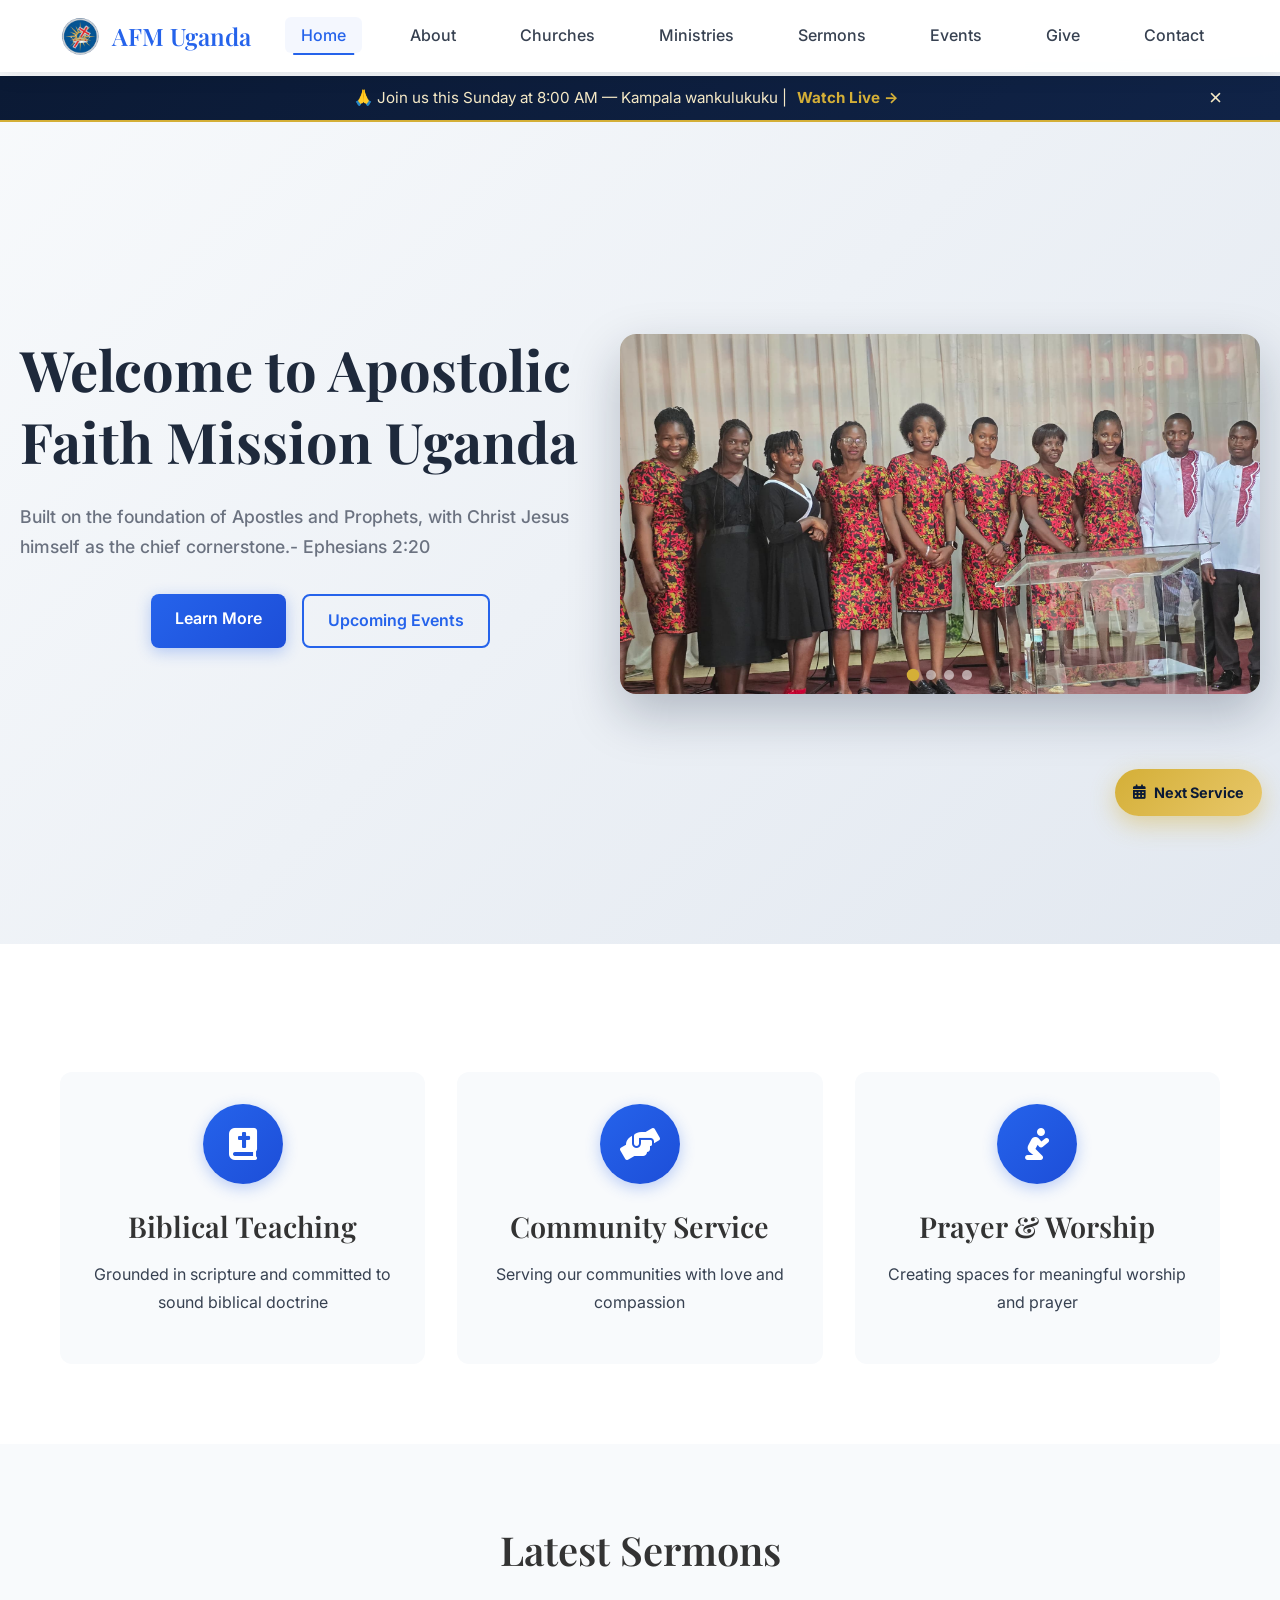
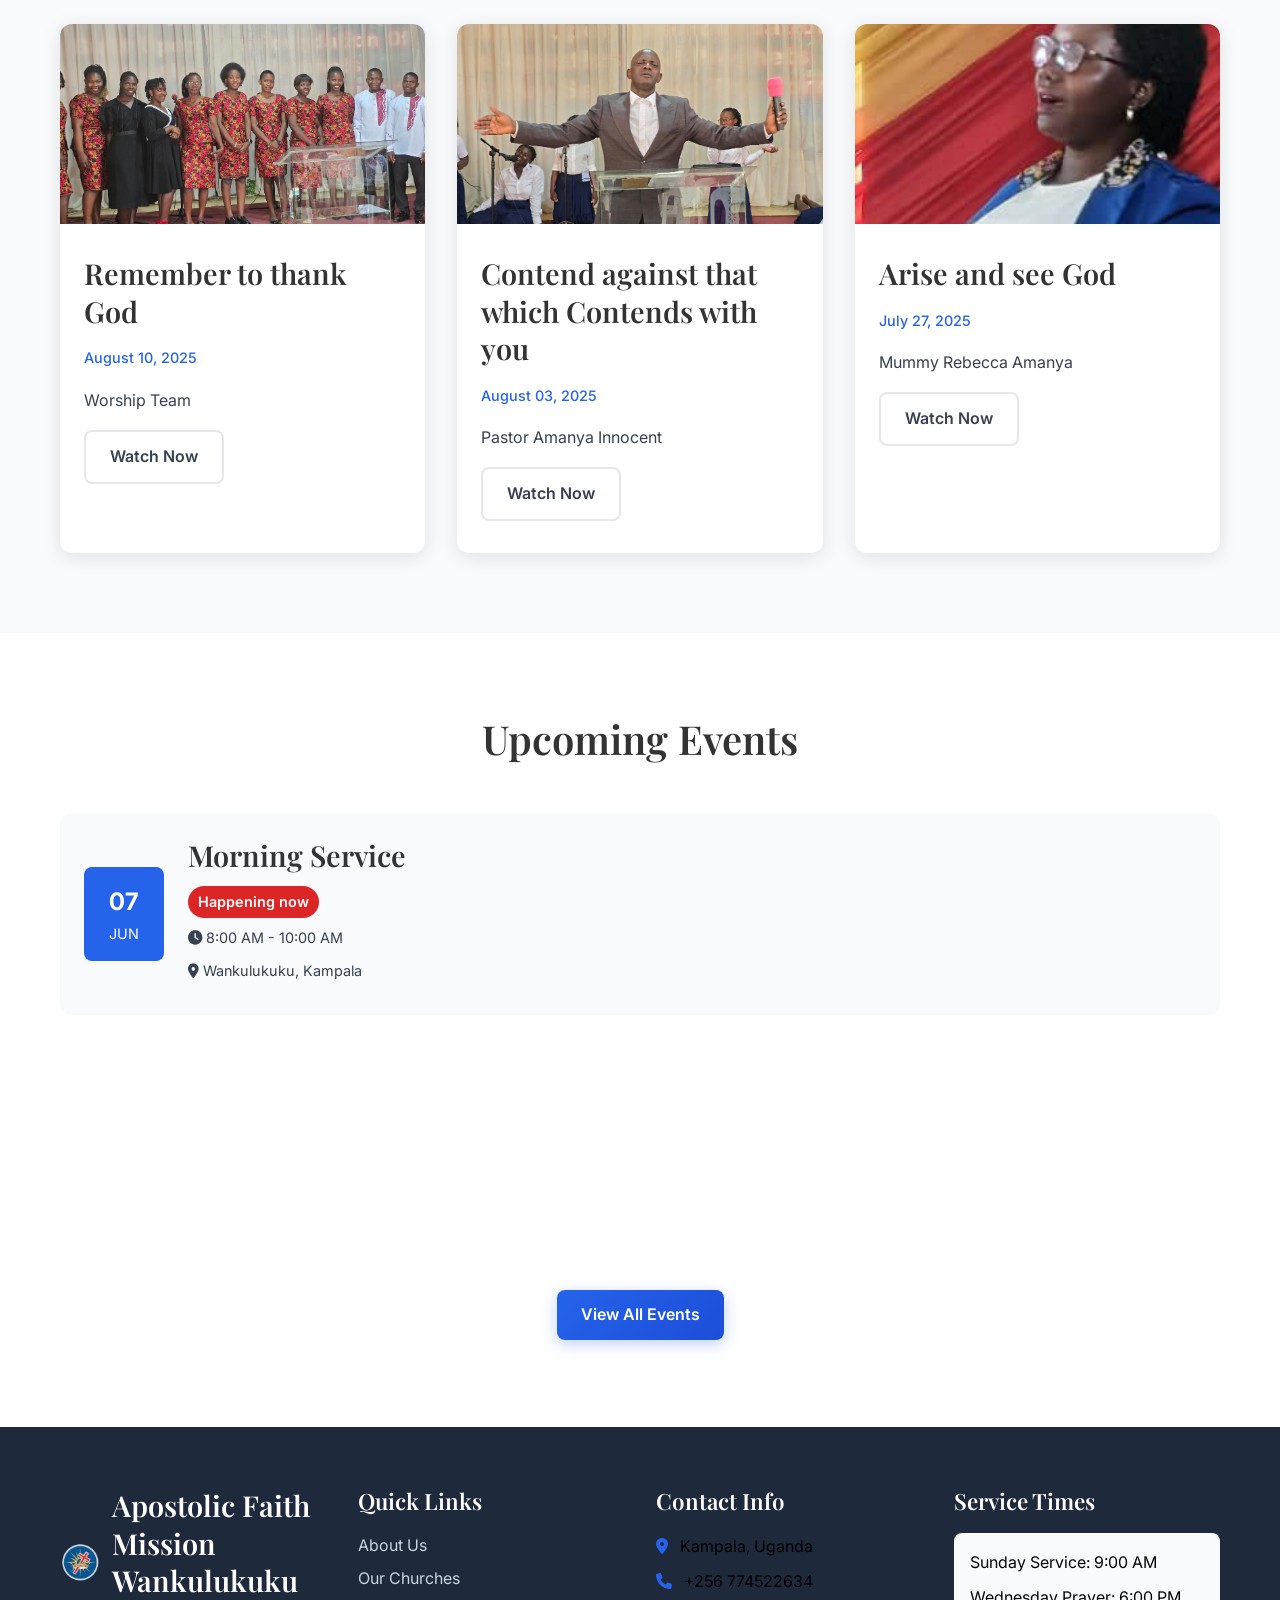
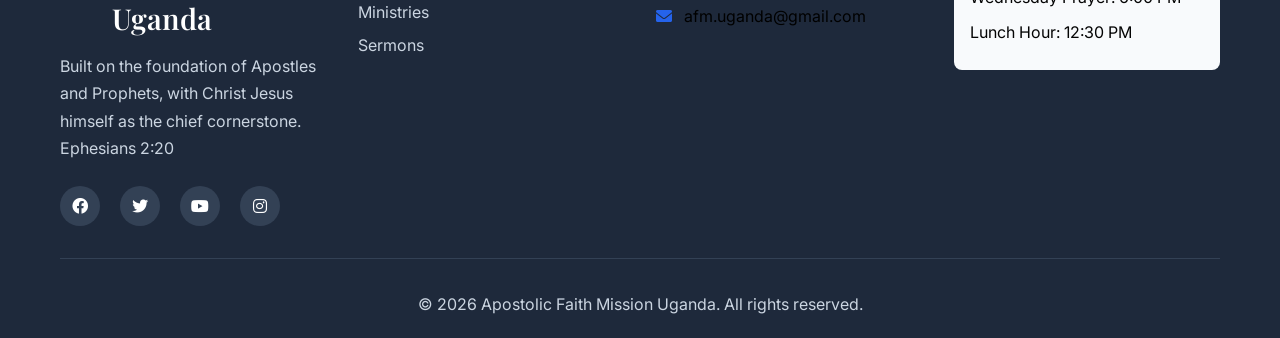
<file: index.html>
<!doctype html>
<html lang="en">
  <head>
    <meta charset="UTF-8" />
    <meta name="viewport" content="width=device-width, initial-scale=1.0" />
    <title>Apostolic Faith Mission Wankulukuku - Home</title>
    <link
      rel="apple-touch-icon"
      sizes="180x180"
      href="images/favicon_io/apple-touch-icon.png"
    />
    <link
      rel="icon"
      type="image/png"
      sizes="32x32"
      href="images/favicon_io/favicon-32x32.png"
    />
    <link
      rel="icon"
      type="image/png"
      sizes="16x16"
      href="images/favicon_io/favicon-16x16.png"
    />
    <link rel="manifest" href="images/favicon_io/site.webmanifest" />

    <link rel="stylesheet" href="css/style.css" />
    <link
      href="https://fonts.googleapis.com/css2?family=Inter:wght@300;400;500;600;700&family=Playfair+Display:wght@400;500;600;700&display=swap"
      rel="stylesheet"
    />
    <link
      rel="stylesheet"
      href="https://cdnjs.cloudflare.com/ajax/libs/font-awesome/6.0.0/css/all.min.css"
    />
  </head>
  <body>
    <!-- Navigation -->
    <nav class="navbar">
      <div class="nav-container">
        <a href="index.html" class="nav-logo">
          <img src="images/afm-logo.png" alt="AFM Uganda Logo" />
          <span>AFM Uganda</span>
        </a>
        <ul class="nav-menu">
          <li><a href="index.html" class="active">Home</a></li>
          <li><a href="about.html">About</a></li>
          <li><a href="churches.html">Churches</a></li>
          <li><a href="ministries.html">Ministries</a></li>
          <li><a href="sermons.html">Sermons</a></li>
          <li><a href="events.html">Events</a></li>
          <li><a href="give.html">Give</a></li>
          <li><a href="contact.html">Contact</a></li>
        </ul>
        <div class="hamburger">
          <span></span>
          <span></span>
          <span></span>
        </div>
      </div>
    </nav>

    <!-- Announcement Banner -->
    <div class="announcement-bar" id="announcementBar" hidden>
      <div class="announcement-inner">
        <span class="announcement-text">
          🙏 Join us this Sunday at 8:00 AM — Kampala wankulukuku |
          <a href="sermons.html#live">Watch Live →</a>
        </span>
        <button
          type="button"
          class="announcement-close"
          id="announcementClose"
          aria-label="Dismiss announcement"
        >
          &times;
        </button>
      </div>
    </div>

    <!-- Hero Section -->
    <section class="hero">
      <div class="hero-content">
        <h1>Welcome to Apostolic Faith Mission Uganda</h1>
        <p>
          Built on the foundation of Apostles and Prophets, with Christ Jesus
          himself as the chief cornerstone.- Ephesians 2:20
        </p>
        <div class="hero-buttons">
          <a href="about.html" class="btn btn-primary">Learn More</a>
          <a href="events.html" class="btn btn-secondary">Upcoming Events</a>
        </div>
      </div>
      <div class="hero-image">
        <div class="hero-slider" id="heroSlider">
          <div class="hero-slides">
            <img src="images/afm-worship team.jpg" alt="Church Worship Team" class="hero-slide active" />
            <img src="images/afm-logo.png" alt="Congregation Worshipping" class="hero-slide" />
            <img src="images/pramnay.jpg" alt="Prayer Service" class="hero-slide" />
            <img src="images/rebecca.jpg" alt="Youth Ministry" class="hero-slide" />
          </div>
          <div class="hero-slider-dots" id="heroSliderDots"></div>
        </div>
      </div>
    </section>

    <!-- Features Section -->
    <section class="features">
      <div class="container">
        <div class="features-grid">
          <div class="feature-card">
            <div class="feature-icon">
              <i class="fas fa-bible"></i>
            </div>
            <h3>Biblical Teaching</h3>
            <p>
              Grounded in scripture and committed to sound biblical doctrine
            </p>
          </div>
          <div class="feature-card">
            <div class="feature-icon">
              <i class="fas fa-hands-helping"></i>
            </div>
            <h3>Community Service</h3>
            <p>Serving our communities with love and compassion</p>
          </div>
          <div class="feature-card">
            <div class="feature-icon">
              <i class="fas fa-pray"></i>
            </div>
            <h3>Prayer & Worship</h3>
            <p>Creating spaces for meaningful worship and prayer</p>
          </div>
        </div>
      </div>
    </section>

    <!-- Latest Sermons -->
    <section class="latest-sermons">
      <div class="container">
        <h2>Latest Sermons</h2>
        <div class="sermons-grid">
          <div class="sermon-card">
            <img src="images/afm-worship team.jpg" alt="Sermon" />
            <div class="sermon-content">
              <h3>Remember to thank God</h3>
              <p class="sermon-date">August 10, 2025</p>
              <p>Worship Team</p>
              <a href="sermons.html" class="btn btn-outline">Watch Now</a>
            </div>
          </div>
          <div class="sermon-card">
            <img src="images/pramnay.jpg" alt="Sermon" />
            <div class="sermon-content">
              <h3>Contend against that which Contends with you</h3>
              <p class="sermon-date">August 03, 2025</p>
              <p>Pastor Amanya Innocent</p>
              <a href="sermons.html" class="btn btn-outline">Watch Now</a>
            </div>
          </div>
          <div class="sermon-card">
            <img src="images/rebecca.jpg" alt="Sermon" />
            <div class="sermon-content">
              <h3>Arise and see God</h3>
              <p class="sermon-date">July 27, 2025</p>
              <p>Mummy Rebecca Amanya</p>
              <a href="sermons.html" class="btn btn-outline">Watch Now</a>
            </div>
          </div>
        </div>
      </div>
    </section>

    <!-- Upcoming Events -->
    <section class="upcoming-events">
      <div class="container">
        <h2>Upcoming Events</h2>
        <div class="events-grid">
          <div class="event-card" data-date="2026-06-07T08:00:00+03:00">
            <div class="event-date">
              <span class="day">07</span>
              <span class="month">Jun</span>
            </div>
            <div class="event-content">
              <h3>Morning Service</h3>
              <p class="event-countdown" data-countdown></p>
              <p><i class="fas fa-clock"></i> 8:00 AM - 10:00 AM</p>
              <p><i class="fas fa-map-marker-alt"></i> Wankulukuku, Kampala</p>
            </div>
          </div>
          <div class="event-card" data-date="2026-06-07T10:00:00+03:00">
            <div class="event-date">
              <span class="day">07</span>
              <span class="month">Jun</span>
            </div>
            <div class="event-content">
              <h3>Main Service</h3>
              <p class="event-countdown" data-countdown></p>
              <p><i class="fas fa-clock"></i> 10:00 AM - 01:30 PM</p>
              <p><i class="fas fa-map-marker-alt"></i> Wankulukuku, Kampala</p>
            </div>
          </div>
        </div>
        <div class="text-center">
          <a href="events.html" class="btn btn-primary">View All Events</a>
        </div>
      </div>
    </section>

    <!-- Footer -->
    <footer class="footer">
      <div class="container">
        <div class="footer-content">
          <div class="footer-section">
            <div class="footer-logo">
              <img src="images/afm-logo.png" alt="AFM Uganda Logo" />
              <h3>Apostolic Faith Mission Wankulukuku Uganda</h3>
            </div>
            <p class="footer-p">
              Built on the foundation of Apostles and Prophets, with Christ
              Jesus himself as the chief cornerstone.<br />
              Ephesians 2:20
            </p>
            <div class="social-links">
              <a
                href="https://www.facebook.com/share/18gsmJHGoh/?mibextid=wwXIfr"
                target="_blank"
                rel="noopener noreferrer"
                ><i class="fab fa-facebook"></i
              ></a>
              <a href="#"><i class="fab fa-twitter"></i></a>
              <a href="#"><i class="fab fa-youtube"></i></a>
              <a href="#"><i class="fab fa-instagram"></i></a>
            </div>
          </div>
          <div class="footer-section">
            <h4>Quick Links</h4>
            <ul>
              <li><a href="about.html">About Us</a></li>
              <li><a href="churches.html">Our Churches</a></li>
              <li><a href="ministries.html">Ministries</a></li>
              <li><a href="sermons.html">Sermons</a></li>
            </ul>
          </div>
          <div class="footer-section">
            <h4>Contact Info</h4>
            <div class="contact-info">
              <p><i class="fas fa-map-marker-alt"></i> Kampala, Uganda</p>
              <p><i class="fas fa-phone"></i> +256 774522634</p>

              <p><i class="fas fa-envelope"></i> afm.uganda@gmail.com</p>
              
            </div>
          </div>
          <div class="footer-section">
            <h4>Service Times</h4>
            <div class="service-times">
              <p>Sunday Service: 9:00 AM</p>
              <p>Wednesday Prayer: 6:00 PM</p>
              <p>Lunch Hour: 12:30 PM</p>
            </div>
          </div>
        </div>
        <div class="footer-bottom">
          <p>
            &copy; <span id="year"></span> Apostolic Faith Mission Uganda. All
            rights reserved.
          </p>
        </div>
      </div>
    </footer>

    <script>
      document.getElementById("year").textContent = new Date().getFullYear();
    </script>
    <script src="js/script.js"></script>
  </body>
</html>
</file>
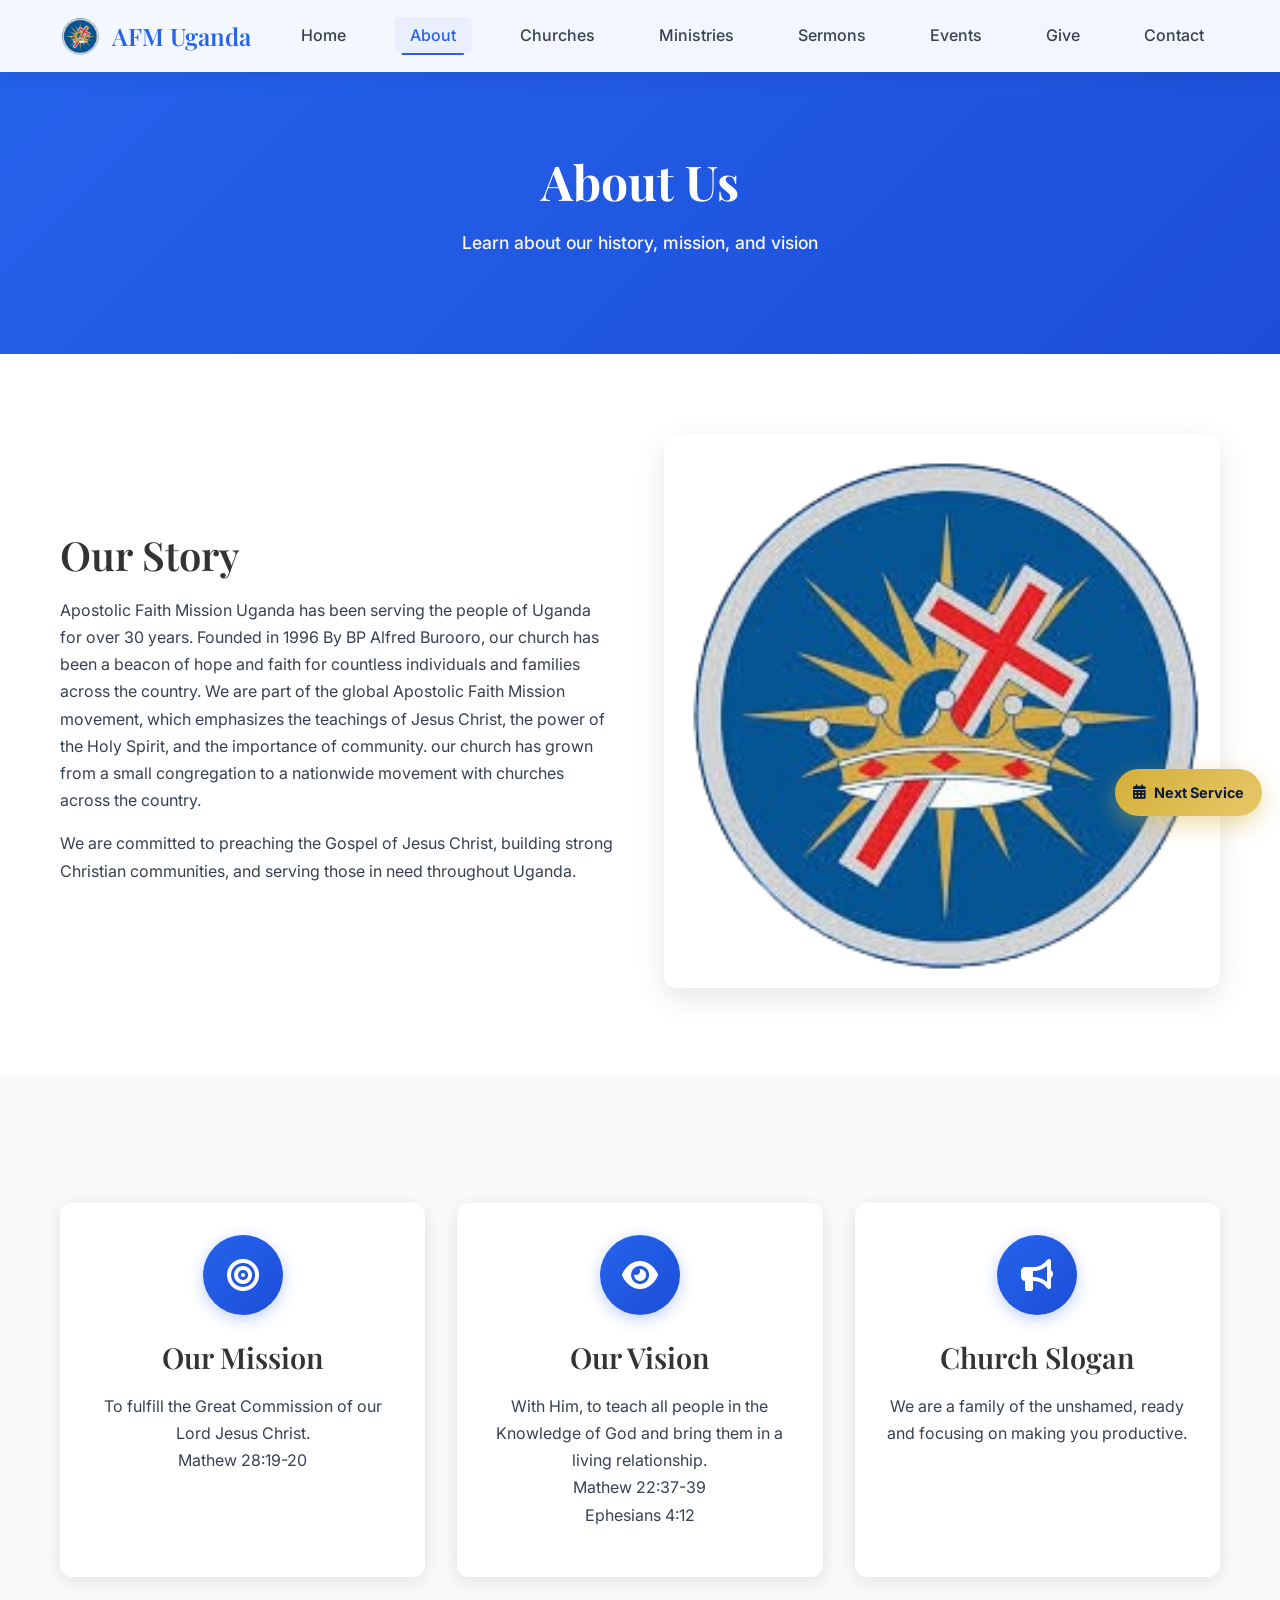
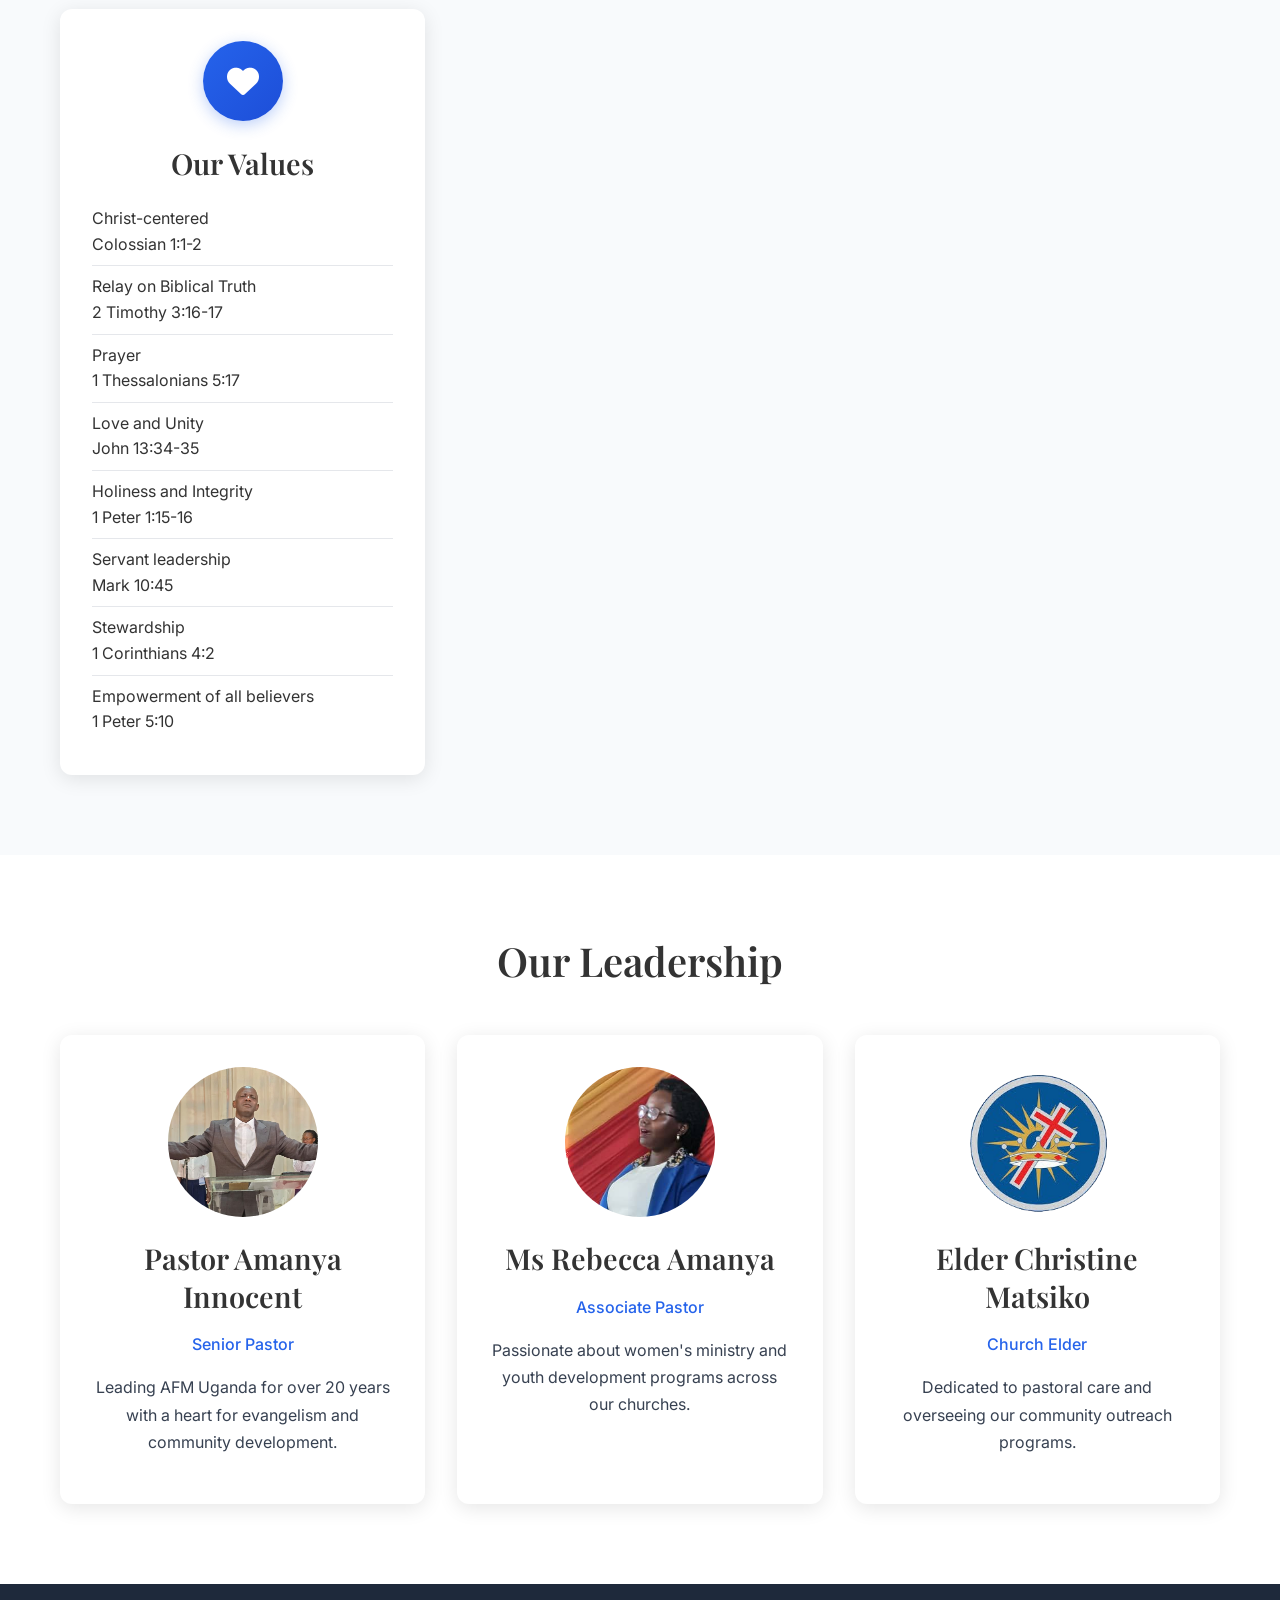
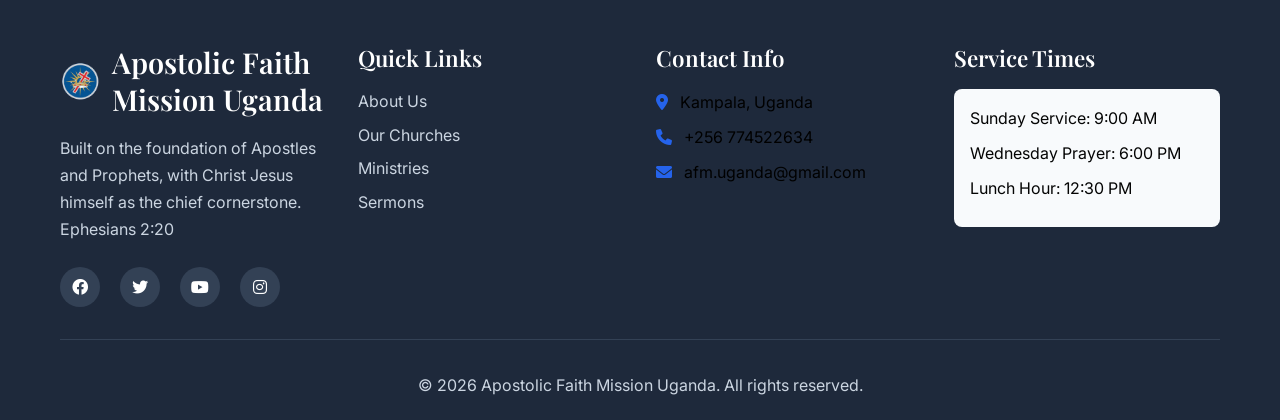
<file: about.html>
<!doctype html>
<html lang="en">
  <head>
    <meta charset="UTF-8" />
    <meta name="viewport" content="width=device-width, initial-scale=1.0" />
    <title>About Us - Apostolic Faith Mission Uganda</title>
    <link
      rel="apple-touch-icon"
      sizes="180x180"
      href="images/favicon_io/apple-touch-icon.png"
    />
    <link
      rel="icon"
      type="image/png"
      sizes="32x32"
      href="images/favicon_io/favicon-32x32.png"
    />
    <link
      rel="icon"
      type="image/png"
      sizes="16x16"
      href="images/favicon_io/favicon-16x16.png"
    />
    <link rel="manifest" href="images/favicon_io/site.webmanifest" />

    <link rel="stylesheet" href="css/style.css" />
    <link
      href="https://fonts.googleapis.com/css2?family=Inter:wght@300;400;500;600;700&family=Playfair+Display:wght@400;500;600;700&display=swap"
      rel="stylesheet"
    />
    <link
      rel="stylesheet"
      href="https://cdnjs.cloudflare.com/ajax/libs/font-awesome/6.0.0/css/all.min.css"
    />
  </head>
  <body>
    <!-- Navigation -->
    <nav class="navbar">
      <div class="nav-container">
        <a href="index.html" class="nav-logo">
          <img src="images/afm-logo.png" alt="AFM Uganda Logo" />
          <span>AFM Uganda</span>
        </a>
        <ul class="nav-menu">
          <li><a href="index.html">Home</a></li>
          <li><a href="about.html" class="active">About</a></li>
          <li><a href="churches.html">Churches</a></li>
          <li><a href="ministries.html">Ministries</a></li>
          <li><a href="sermons.html">Sermons</a></li>
          <li><a href="events.html">Events</a></li>
          <li><a href="give.html">Give</a></li>
          <li><a href="contact.html">Contact</a></li>
        </ul>
        <div class="hamburger">
          <span></span>
          <span></span>
          <span></span>
        </div>
      </div>
    </nav>

    <!-- Page Header -->
    <section class="page-header ">
      <div class="container">
        <h1>About Us</h1>
        <p>Learn about our history, mission, and vision</p>
      </div>
    </section>

    <!-- About Content -->
    <section class="about-content">
      <div class="container">
        <div class="about-grid">
          <div class="about-text">
            <h2>Our Story</h2>
            <p>
              Apostolic Faith Mission Uganda has been serving the people of
              Uganda for over 30 years. Founded in 1996 By BP Alfred Burooro,
              our church has been a beacon of hope and faith for countless
              individuals and families across the country. We are part of the
              global Apostolic Faith Mission movement, which emphasizes the
              teachings of Jesus Christ, the power of the Holy Spirit, and the
              importance of community. our church has grown from a small
              congregation to a nationwide movement with churches across the
              country.
            </p>
            <p>
              We are committed to preaching the Gospel of Jesus Christ, building
              strong Christian communities, and serving those in need throughout
              Uganda.
            </p>
          </div>
          <div class="about-image">
            <img src="images/afm-logo.png" alt="Church Building" />
          </div>
        </div>
      </div>
    </section>

    <!-- Mission Vision Values -->
    <section class="mission-vision">
      <div class="container">
        <div class="mvv-grid">
          <div class="mvv-card">
            <div class="mvv-icon">
              <i class="fas fa-bullseye"></i>
            </div>
            <h3>Our Mission</h3>
            <p>
              To fulfill the Great Commission of our Lord Jesus Christ. <br />
              Mathew 28:19-20
            </p>
          </div>
          <div class="mvv-card">
            <div class="mvv-icon">
              <i class="fas fa-eye"></i>
            </div>
            <h3>Our Vision</h3>
            <p>
              With Him, to teach all people in the Knowledge of God and bring
              them in a living relationship.<br />
              Mathew 22:37-39<br />
              Ephesians 4:12
            </p>
          </div>
          <div class="mvv-card">
            <div class="mvv-icon">
              <i class="fas fa-bullhorn"></i>
            </div>
            <h3>Church Slogan</h3>
            <p>
              We are a family of the unshamed, ready and focusing on making you
              productive.
            </p>
          </div>
          <div class="mvv-card">
            <div class="mvv-icon">
              <i class="fas fa-heart"></i>
            </div>
            <h3>Our Values</h3>
            <ul>
              <li>Christ-centered<br />Colossian 1:1-2</li>
              <li>
                Relay on Biblical Truth <br />
                2 Timothy 3:16-17
              </li>
              <li>Prayer <br />1 Thessalonians 5:17</li>
              <li>Love and Unity <br />John 13:34-35</li>
              <li>Holiness and Integrity <br />1 Peter 1:15-16</li>
              <li>Servant leadership <br />Mark 10:45</li>
              <li>Stewardship<br />1 Corinthians 4:2</li>
              <li>Empowerment of all believers <br />1 Peter 5:10</li>
            </ul>
          </div>
        </div>
      </div>
    </section>

    <!-- Leadership -->
    <section class="leadership">
      <div class="container">
        <h2>Our Leadership</h2>
        <div class="leadership-grid">
          <div class="leader-card">
            <img src="images/pramnay.jpg" alt="Senior Pastor" />
            <h3>Pastor Amanya Innocent</h3>
            <p class="title">Senior Pastor</p>
            <p>
              Leading AFM Uganda for over 20 years with a heart for evangelism
              and community development.
            </p>
          </div>
          <div class="leader-card">
            <img src="images/rebecca.jpg" alt="Associate Pastor" />
            <h3>Ms Rebecca Amanya</h3>
            <p class="title">Associate Pastor</p>
            <p>
              Passionate about women's ministry and youth development programs
              across our churches.
            </p>
          </div>
          <div class="leader-card">
            <img src="images/afm-logo.png" alt="Elder" />
            <h3>Elder Christine Matsiko</h3>
            <p class="title">Church Elder</p>
            <p>
              Dedicated to pastoral care and overseeing our community outreach
              programs.
            </p>
          </div>
        </div>
      </div>
    </section>

    <!-- Footer -->
    <footer class="footer">
      <div class="container">
        <div class="footer-content">
          <div class="footer-section">
            <div class="footer-logo">
              <img src="images/afm-logo.png" alt="AFM Uganda Logo" />
              <h3>Apostolic Faith Mission Uganda</h3>
            </div>
            <p class="footer-p">
              Built on the foundation of Apostles and Prophets, with Christ
              Jesus himself as the chief cornerstone. <br />
              Ephesians 2:20
            </p>
            <div class="social-links">
              <a
                href="https://www.facebook.com/share/18gsmJHGoh/?mibextid=wwXIfr"
                target="_blank"
                rel="noopener noreferrer"
                ><i class="fab fa-facebook"></i
              ></a>
              <a href="#"><i class="fab fa-twitter"></i></a>
              <a href="#"><i class="fab fa-youtube"></i></a>
              <a href="#"><i class="fab fa-instagram"></i></a>
            </div>
          </div>
          <div class="footer-section">
            <h4>Quick Links</h4>
            <ul>
              <li><a href="about.html">About Us</a></li>
              <li><a href="churches.html">Our Churches</a></li>
              <li><a href="ministries.html">Ministries</a></li>
              <li><a href="sermons.html">Sermons</a></li>
            </ul>
          </div>
          <div class="footer-section">
            <h4>Contact Info</h4>
            <div class="contact-info">
              <p><i class="fas fa-map-marker-alt"></i> Kampala, Uganda</p>
              <p><i class="fas fa-phone"></i> +256 774522634</p>
              <p><i class="fas fa-envelope"></i> afm.uganda@gmail.com</p>
            </div>
          </div>
          <div class="footer-section">
            <h4>Service Times</h4>
            <div class="service-times">
              <p>Sunday Service: 9:00 AM</p>
              <p>Wednesday Prayer: 6:00 PM</p>
              <p>Lunch Hour: 12:30 PM</p>
            </div>
          </div>
        </div>
        <div class="footer-bottom">
          <p>
            &copy; <span id="year"></span> Apostolic Faith Mission Uganda. All
            rights reserved.
          </p>
        </div>
      </div>
    </footer>

    <script>
      document.getElementById("year").textContent = new Date().getFullYear();
    </script>
    <script src="js/script.js"></script>
  </body>
</html>
</file>
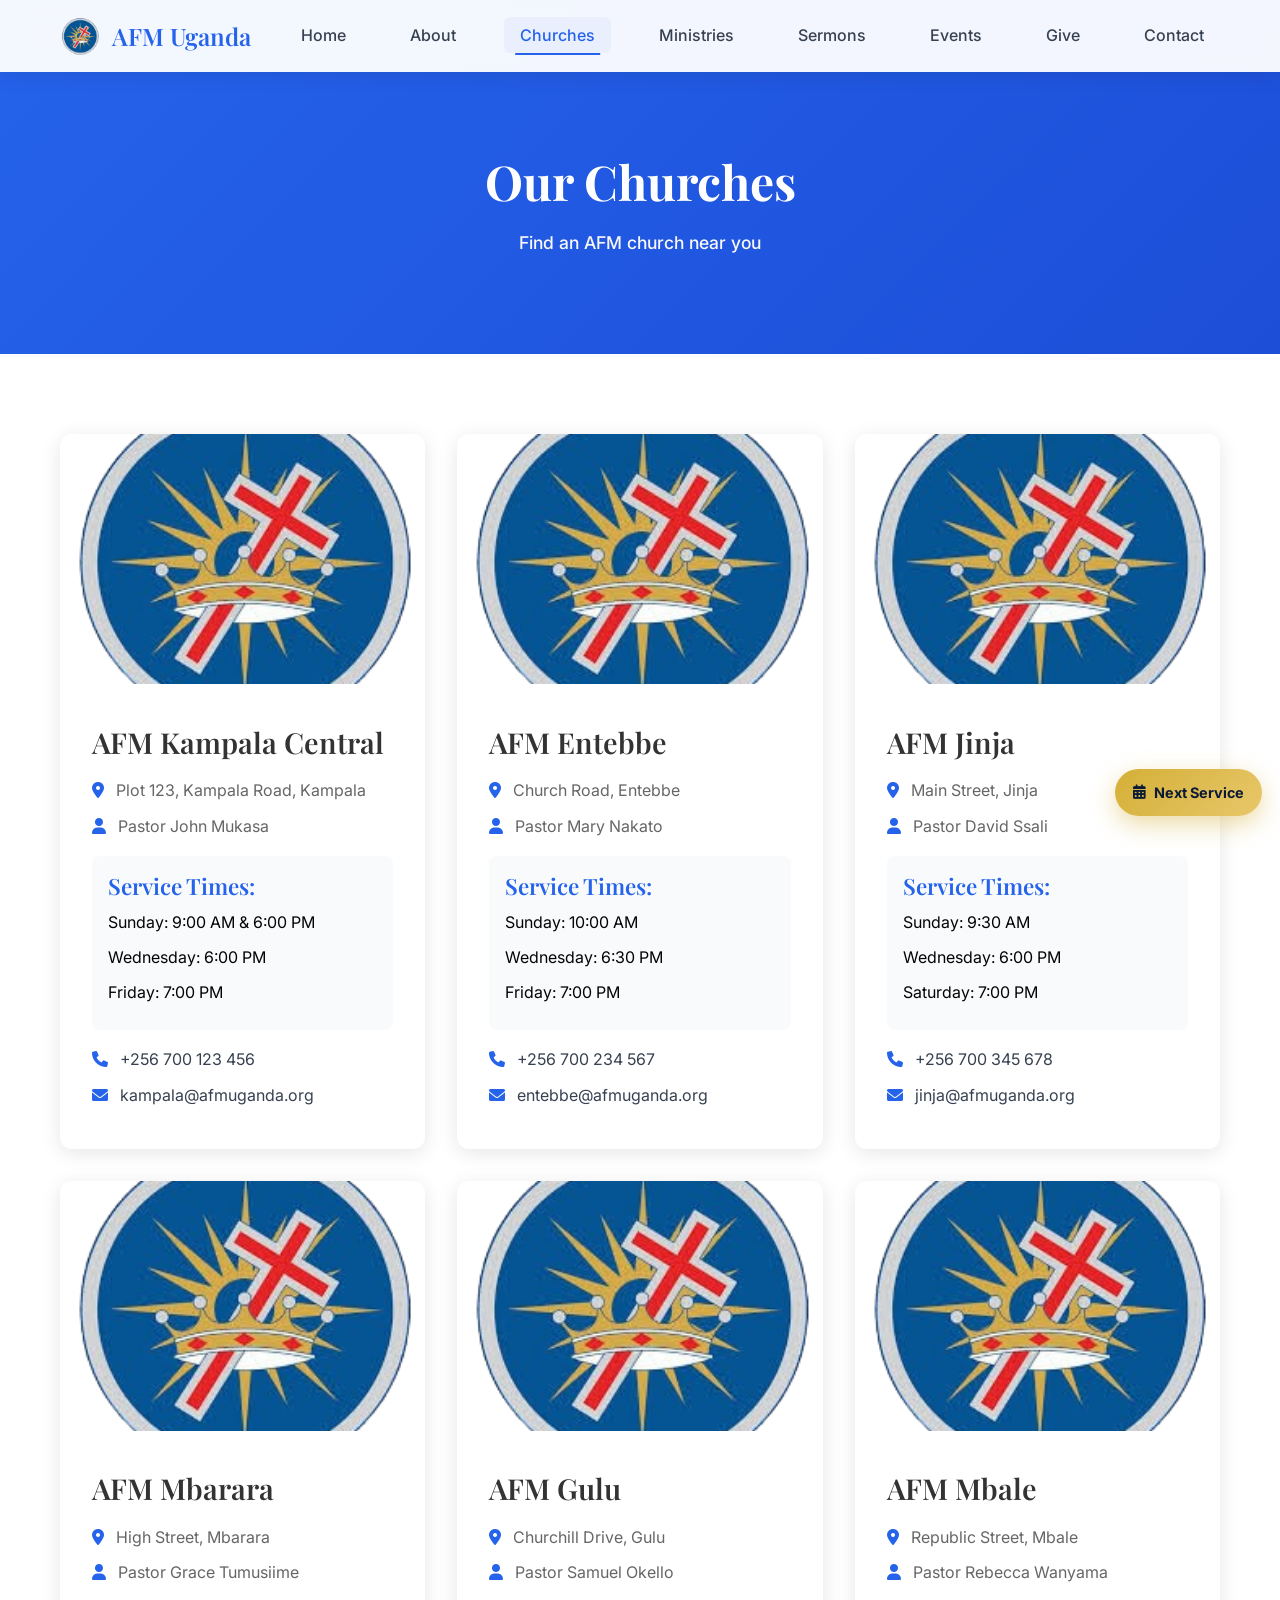
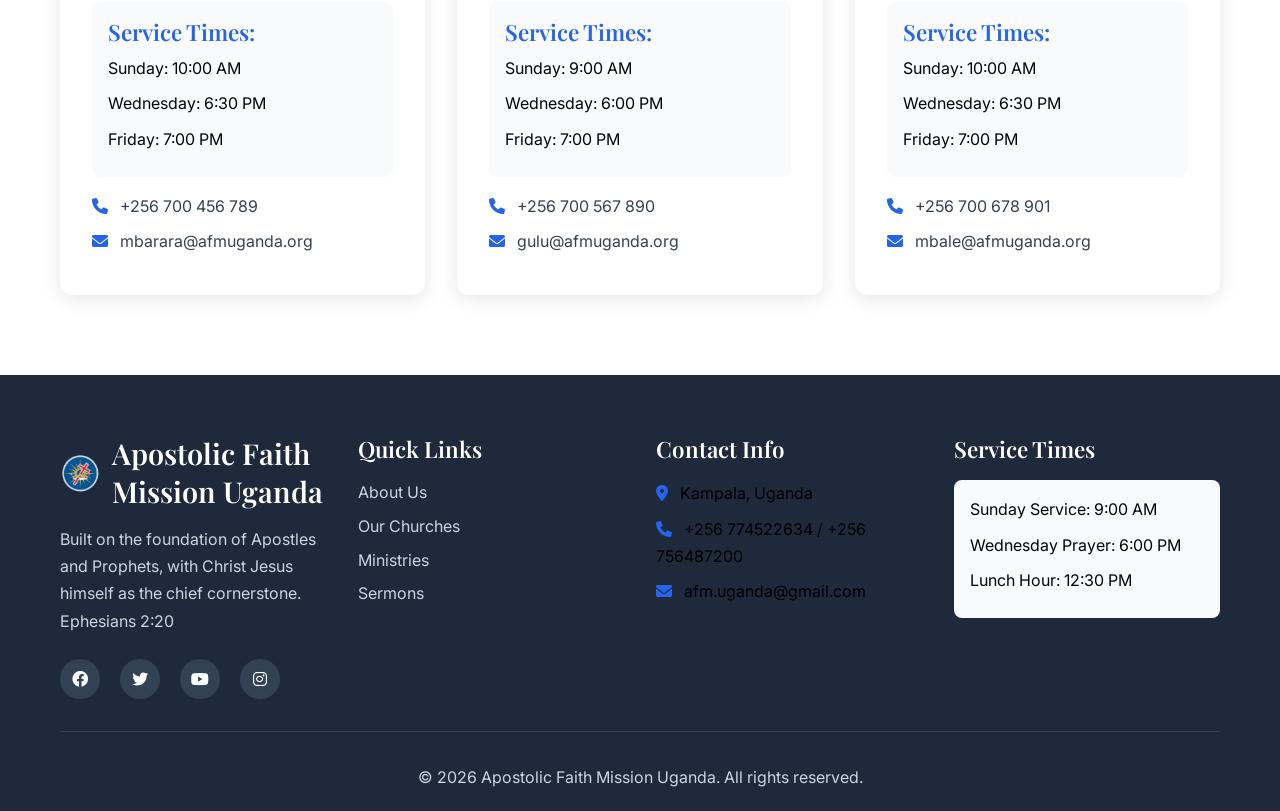
<file: churches.html>
<!doctype html>
<html lang="en">
  <head>
    <meta charset="UTF-8" />
    <meta name="viewport" content="width=device-width, initial-scale=1.0" />
    <title>Our Churches - Apostolic Faith Mission Uganda</title>
    <link
      rel="apple-touch-icon"
      sizes="180x180"
      href="images/favicon_io/apple-touch-icon.png"
    />
    <link
      rel="icon"
      type="image/png"
      sizes="32x32"
      href="images/favicon_io/favicon-32x32.png"
    />
    <link
      rel="icon"
      type="image/png"
      sizes="16x16"
      href="images/favicon_io/favicon-16x16.png"
    />
    <link rel="manifest" href="images/favicon_io/site.webmanifest" />

    <link rel="stylesheet" href="css/style.css" />
    <link
      href="https://fonts.googleapis.com/css2?family=Inter:wght@300;400;500;600;700&family=Playfair+Display:wght@400;500;600;700&display=swap"
      rel="stylesheet"
    />
    <link
      rel="stylesheet"
      href="https://cdnjs.cloudflare.com/ajax/libs/font-awesome/6.0.0/css/all.min.css"
    />
  </head>
  <body>
    <!-- Navigation -->
    <nav class="navbar">
      <div class="nav-container">
        <a href="index.html" class="nav-logo">
          <img src="images/afm-logo.png" alt="AFM Uganda Logo" />
          <span>AFM Uganda</span>
        </a>
        <ul class="nav-menu">
          <li><a href="index.html">Home</a></li>
          <li><a href="about.html">About</a></li>
          <li><a href="churches.html" class="active">Churches</a></li>
          <li><a href="ministries.html">Ministries</a></li>
          <li><a href="sermons.html">Sermons</a></li>
          <li><a href="events.html">Events</a></li>
          <li><a href="give.html">Give</a></li>
          <li><a href="contact.html">Contact</a></li>
        </ul>
        <div class="hamburger">
          <span></span>
          <span></span>
          <span></span>
        </div>
      </div>
    </nav>

    <!-- Page Header -->
    <section class="page-header">
      <div class="container">
        <h1>Our Churches</h1>
        <p>Find an AFM church near you</p>
      </div>
    </section>

    <!-- Churches Grid -->
    <section class="churches-section">
      <div class="container">
        <div class="churches-grid">
          <div class="church-card">
            <img src="images/afm-logo.png" alt="AFM Kampala" />
            <div class="church-content">
              <h3>AFM Kampala Central</h3>
              <p class="church-address">
                <i class="fas fa-map-marker-alt"></i> Plot 123, Kampala Road,
                Kampala
              </p>
              <p class="church-pastor">
                <i class="fas fa-user"></i> Pastor John Mukasa
              </p>
              <div class="service-times">
                <h4>Service Times:</h4>
                <p>Sunday: 9:00 AM & 6:00 PM</p>
                <p>Wednesday: 6:00 PM</p>
                <p>Friday: 7:00 PM</p>
              </div>
              <div class="church-contact">
                <p><i class="fas fa-phone"></i> +256 700 123 456</p>
                <p><i class="fas fa-envelope"></i> kampala@afmuganda.org</p>
              </div>
            </div>
          </div>

          <div class="church-card">
            <img src="images/afm-logo.png" alt="AFM Entebbe" />
            <div class="church-content">
              <h3>AFM Entebbe</h3>
              <p class="church-address">
                <i class="fas fa-map-marker-alt"></i> Church Road, Entebbe
              </p>
              <p class="church-pastor">
                <i class="fas fa-user"></i> Pastor Mary Nakato
              </p>
              <div class="service-times">
                <h4>Service Times:</h4>
                <p>Sunday: 10:00 AM</p>
                <p>Wednesday: 6:30 PM</p>
                <p>Friday: 7:00 PM</p>
              </div>
              <div class="church-contact">
                <p><i class="fas fa-phone"></i> +256 700 234 567</p>
                <p><i class="fas fa-envelope"></i> entebbe@afmuganda.org</p>
              </div>
            </div>
          </div>

          <div class="church-card">
            <img src="images/afm-logo.png" alt="AFM Jinja" />
            <div class="church-content">
              <h3>AFM Jinja</h3>
              <p class="church-address">
                <i class="fas fa-map-marker-alt"></i> Main Street, Jinja
              </p>
              <p class="church-pastor">
                <i class="fas fa-user"></i> Pastor David Ssali
              </p>
              <div class="service-times">
                <h4>Service Times:</h4>
                <p>Sunday: 9:30 AM</p>
                <p>Wednesday: 6:00 PM</p>
                <p>Saturday: 7:00 PM</p>
              </div>
              <div class="church-contact">
                <p><i class="fas fa-phone"></i> +256 700 345 678</p>
                <p><i class="fas fa-envelope"></i> jinja@afmuganda.org</p>
              </div>
            </div>
          </div>

          <div class="church-card">
            <img src="images/afm-logo.png" alt="AFM Mbarara" />
            <div class="church-content">
              <h3>AFM Mbarara</h3>
              <p class="church-address">
                <i class="fas fa-map-marker-alt"></i> High Street, Mbarara
              </p>
              <p class="church-pastor">
                <i class="fas fa-user"></i> Pastor Grace Tumusiime
              </p>
              <div class="service-times">
                <h4>Service Times:</h4>
                <p>Sunday: 10:00 AM</p>
                <p>Wednesday: 6:30 PM</p>
                <p>Friday: 7:00 PM</p>
              </div>
              <div class="church-contact">
                <p><i class="fas fa-phone"></i> +256 700 456 789</p>
                <p><i class="fas fa-envelope"></i> mbarara@afmuganda.org</p>
              </div>
            </div>
          </div>

          <div class="church-card">
            <img src="images/afm-logo.png" alt="AFM Gulu" />
            <div class="church-content">
              <h3>AFM Gulu</h3>
              <p class="church-address">
                <i class="fas fa-map-marker-alt"></i> Churchill Drive, Gulu
              </p>
              <p class="church-pastor">
                <i class="fas fa-user"></i> Pastor Samuel Okello
              </p>
              <div class="service-times">
                <h4>Service Times:</h4>
                <p>Sunday: 9:00 AM</p>
                <p>Wednesday: 6:00 PM</p>
                <p>Friday: 7:00 PM</p>
              </div>
              <div class="church-contact">
                <p><i class="fas fa-phone"></i> +256 700 567 890</p>
                <p><i class="fas fa-envelope"></i> gulu@afmuganda.org</p>
              </div>
            </div>
          </div>

          <div class="church-card">
            <img src="images/afm-logo.png" alt="AFM Mbale" />
            <div class="church-content">
              <h3>AFM Mbale</h3>
              <p class="church-address">
                <i class="fas fa-map-marker-alt"></i> Republic Street, Mbale
              </p>
              <p class="church-pastor">
                <i class="fas fa-user"></i> Pastor Rebecca Wanyama
              </p>
              <div class="service-times">
                <h4>Service Times:</h4>
                <p>Sunday: 10:00 AM</p>
                <p>Wednesday: 6:30 PM</p>
                <p>Friday: 7:00 PM</p>
              </div>
              <div class="church-contact">
                <p><i class="fas fa-phone"></i> +256 700 678 901</p>
                <p><i class="fas fa-envelope"></i> mbale@afmuganda.org</p>
              </div>
            </div>
          </div>
        </div>
      </div>
    </section>
    <!-- Footer -->
    <footer class="footer">
      <div class="container">
        <div class="footer-content">
          <div class="footer-section">
            <div class="footer-logo">
              <img src="images/afm-logo.png" alt="AFM Uganda Logo" />
              <h3>Apostolic Faith Mission Uganda</h3>
            </div>
            <p class="footer-p">
              Built on the foundation of Apostles and Prophets, with Christ
              Jesus himself as the chief cornerstone.<br /> Ephesians 2:20
            </p>
            <div class="social-links">
              <a
                href="https://www.facebook.com/share/18gsmJHGoh/?mibextid=wwXIfr"
                target="_blank"
                rel="noopener noreferrer"
                ><i class="fab fa-facebook"></i
              ></a>
              <a href="#"><i class="fab fa-twitter"></i></a>
              <a href="#"><i class="fab fa-youtube"></i></a>
              <a href="#"><i class="fab fa-instagram"></i></a>
            </div>
          </div>
          <div class="footer-section">
            <h4>Quick Links</h4>
            <ul>
              <li><a href="about.html">About Us</a></li>
              <li><a href="churches.html">Our Churches</a></li>
              <li><a href="ministries.html">Ministries</a></li>
              <li><a href="sermons.html">Sermons</a></li>
            </ul>
          </div>
          <div class="footer-section">
            <h4>Contact Info</h4>
            <div class="contact-info">
              <p><i class="fas fa-map-marker-alt"></i> Kampala, Uganda</p>
              <p>
                <i class="fas fa-phone"></i> +256 774522634 / +256 756487200
              </p>
              <p><i class="fas fa-envelope"></i> afm.uganda@gmail.com</p>
            </div>
          </div>
          <div class="footer-section">
            <h4>Service Times</h4>
            <div class="service-times">
              <p>Sunday Service: 9:00 AM</p>
              <p>Wednesday Prayer: 6:00 PM</p>
              <p>Lunch Hour: 12:30 PM</p>
            </div>
          </div>
        </div>
        <div class="footer-bottom">
          <p>
            &copy; <span id="year"></span> Apostolic Faith Mission Uganda. All
            rights reserved.
          </p>
        </div>
      </div>
    </footer>

    <script>
      document.getElementById("year").textContent = new Date().getFullYear();
    </script>
    <script src="js/script.js"></script>
  </body>
</html>
</file>
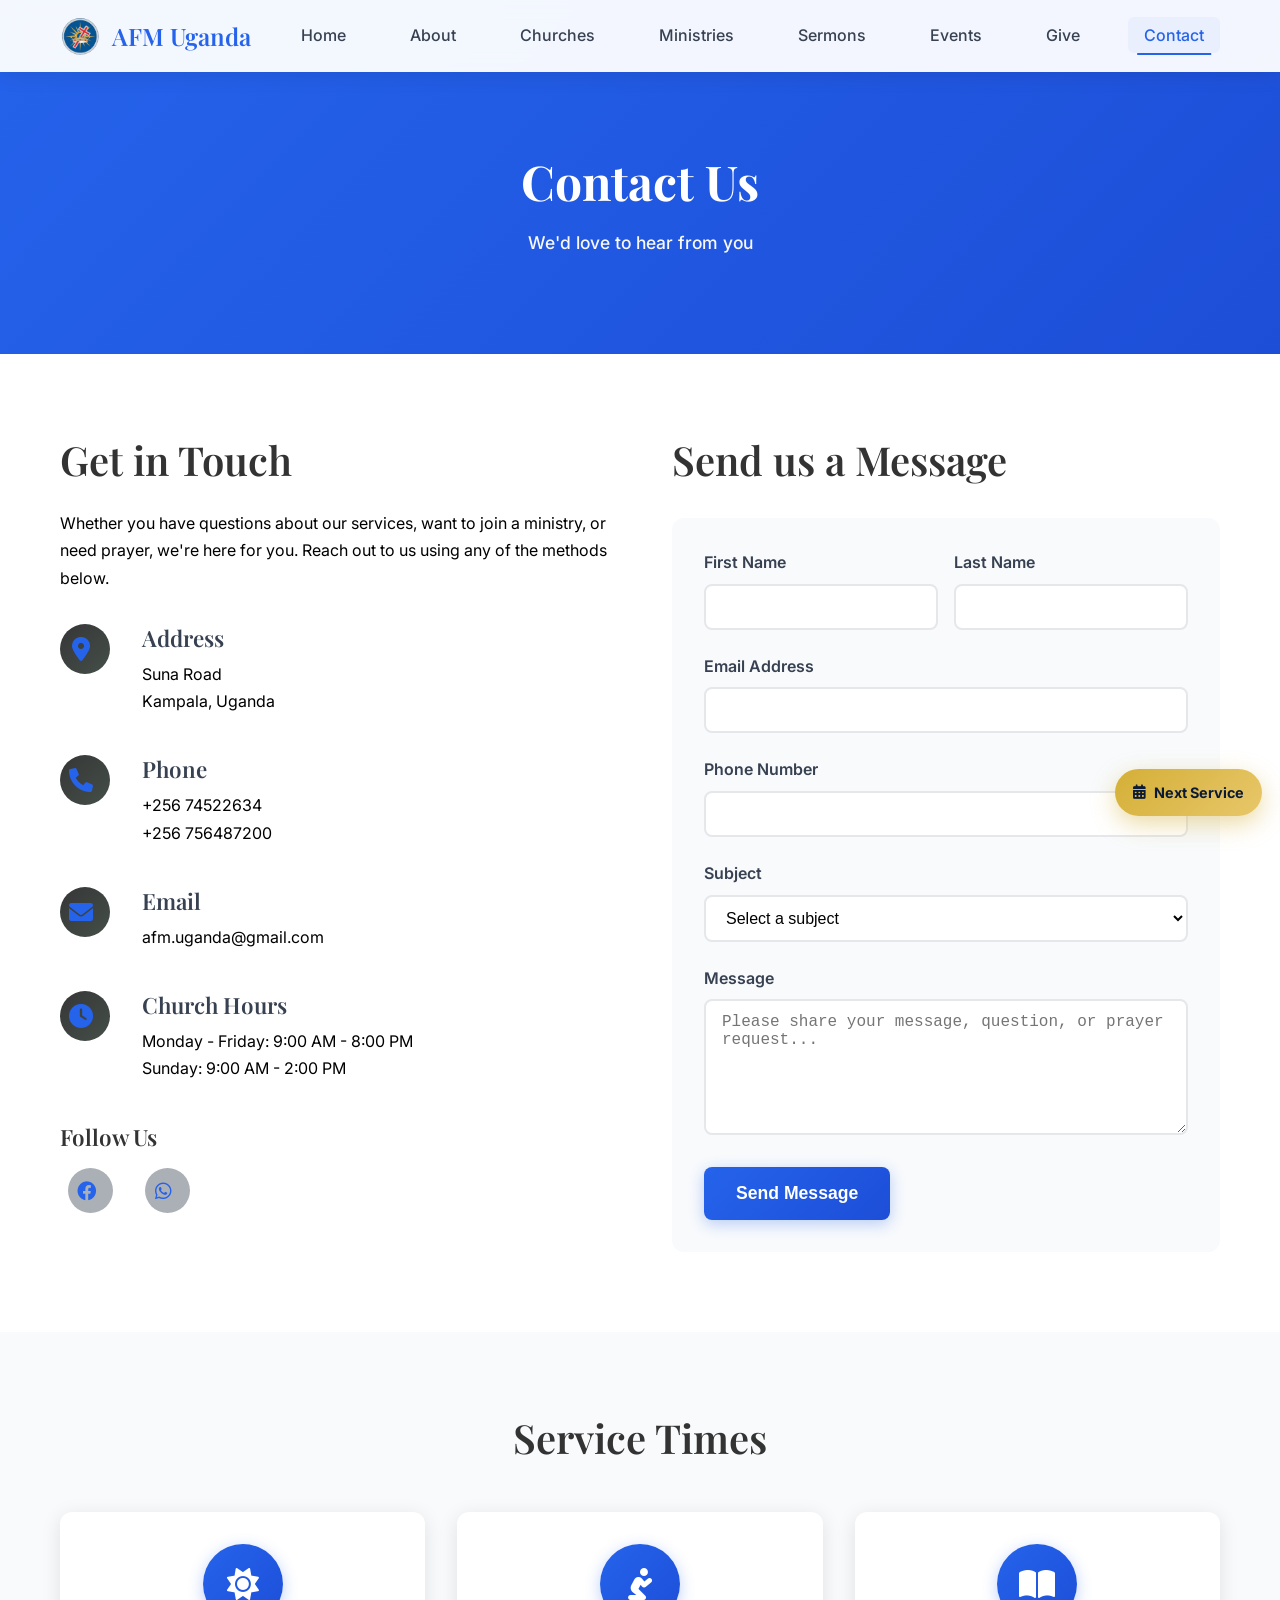
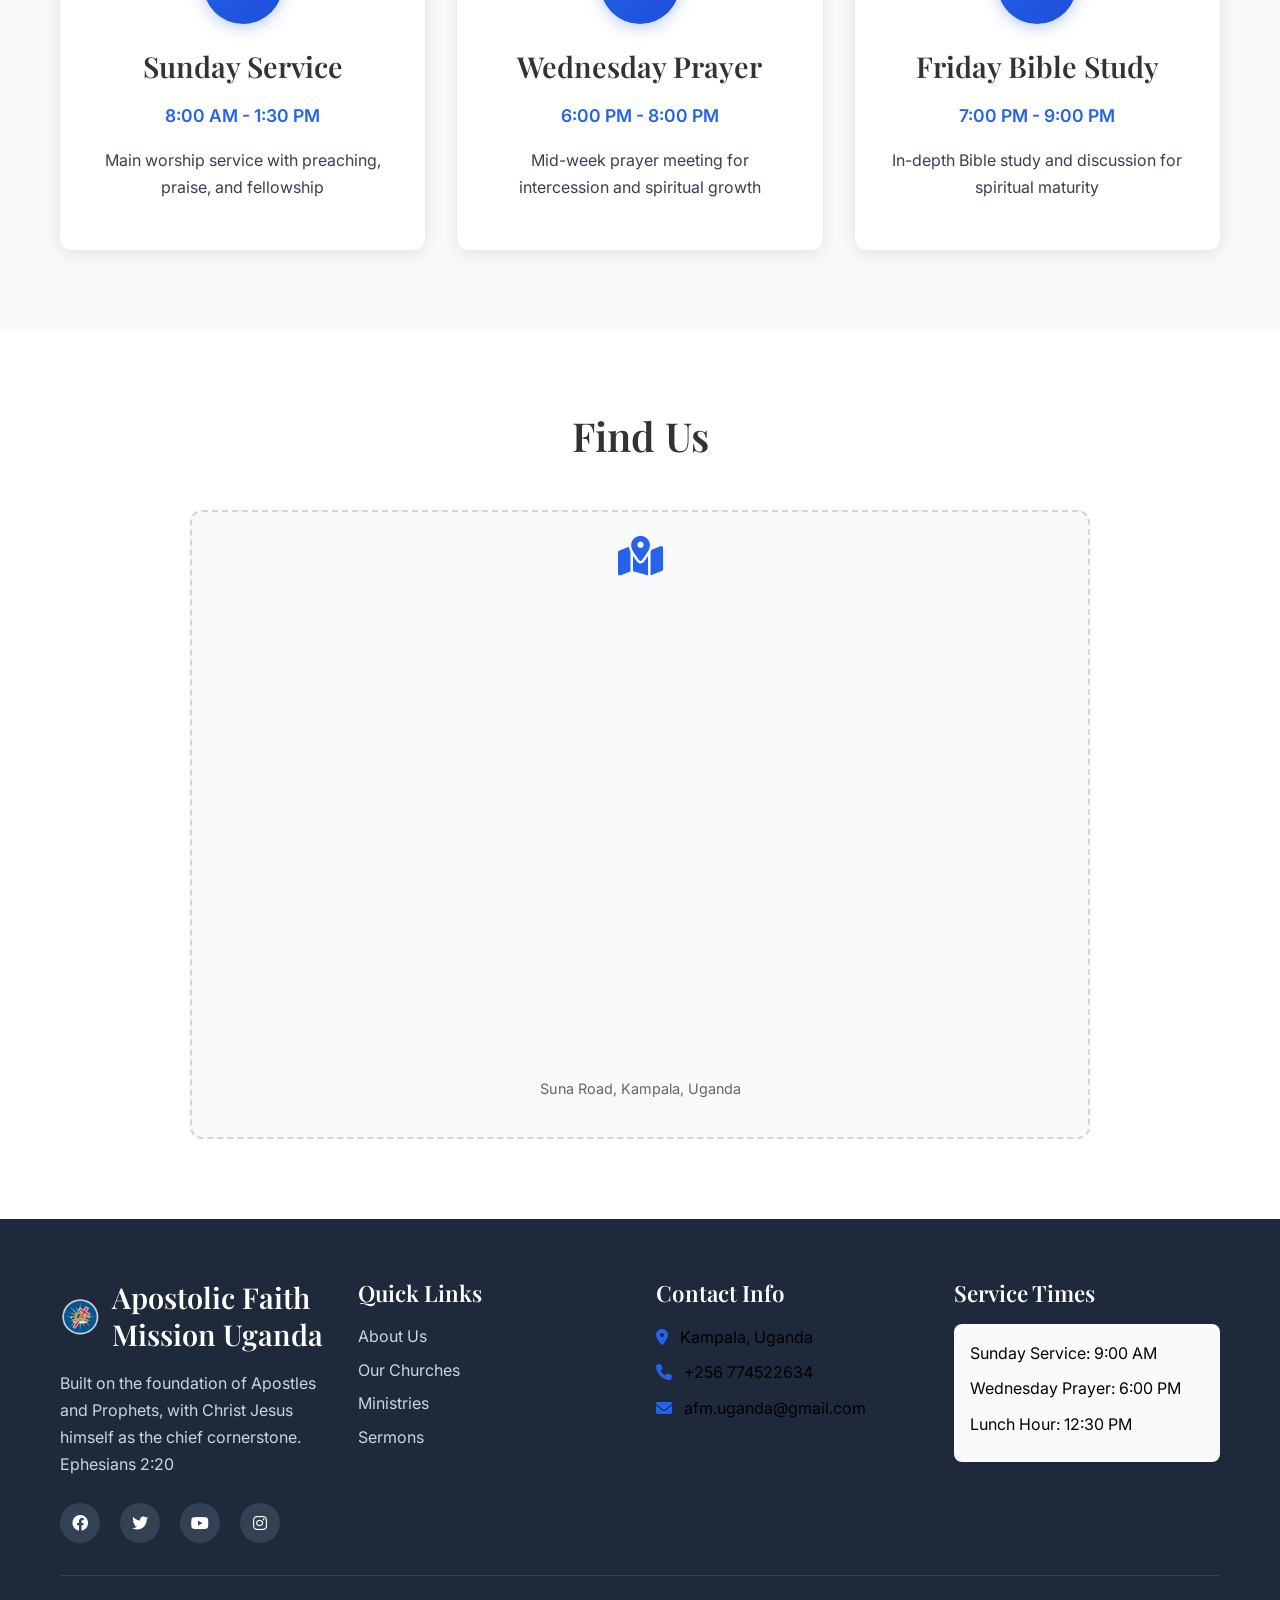
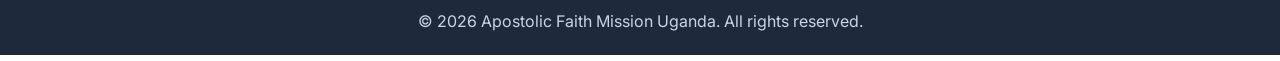
<file: contact.html>
<!doctype html>
<html lang="en">
  <head>
    <meta charset="UTF-8" />
    <meta name="viewport" content="width=device-width, initial-scale=1.0" />
    <title>Contact Us - Apostolic Faith Mission Uganda</title>
    <link
      rel="apple-touch-icon"
      sizes="180x180"
      href="images/favicon_io/apple-touch-icon.png"
    />
    <link
      rel="icon"
      type="image/png"
      sizes="32x32"
      href="images/favicon_io/favicon-32x32.png"
    />
    <link
      rel="icon"
      type="image/png"
      sizes="16x16"
      href="images/favicon_io/favicon-16x16.png"
    />
    <link rel="manifest" href="images/favicon_io/site.webmanifest" />

    <link rel="stylesheet" href="css/style.css" />
    <link
      href="https://fonts.googleapis.com/css2?family=Inter:wght@300;400;500;600;700&family=Playfair+Display:wght@400;500;600;700&display=swap"
      rel="stylesheet"
    />
    <link
      rel="stylesheet"
      href="https://cdnjs.cloudflare.com/ajax/libs/font-awesome/6.0.0/css/all.min.css"
    />
  </head>
  <body>
    <!-- Navigation -->
    <nav class="navbar">
      <div class="nav-container">
        <a href="index.html" class="nav-logo">
          <img src="images/afm-logo.png" alt="AFM Uganda Logo" />
          <span>AFM Uganda</span>
        </a>
        <ul class="nav-menu">
          <li><a href="index.html">Home</a></li>
          <li><a href="about.html">About</a></li>
          <li><a href="churches.html">Churches</a></li>
          <li><a href="ministries.html">Ministries</a></li>
          <li><a href="sermons.html">Sermons</a></li>
          <li><a href="events.html">Events</a></li>
          <li><a href="give.html">Give</a></li>
          <li><a href="contact.html" class="active">Contact</a></li>
        </ul>
        <div class="hamburger">
          <span></span>
          <span></span>
          <span></span>
        </div>
      </div>
    </nav>

    <!-- Page Header -->
    <section class="page-header">
      <div class="container">
        <h1>Contact Us</h1>
        <p>We'd love to hear from you</p>
      </div>
    </section>

    <!-- Contact Section -->
    <section class="contact-section">
      <div class="container">
        <div class="contact-grid">
          <!-- Contact Information -->
          <div class="contact-info">
            <h2>Get in Touch</h2>
            <p>
              Whether you have questions about our services, want to join a
              ministry, or need prayer, we're here for you. Reach out to us
              using any of the methods below.
            </p>

            <div class="contact-details">
              <div class="contact-item">
                <div class="contact-icon">
                  <i class="fas fa-map-marker-alt"></i>
                </div>
                <div class="contact-text">
                  <h4>Address</h4>

                  <p>Suna Road<br />Kampala, Uganda</p>
                </div>
              </div>

              <div class="contact-item">
                <div class="contact-icon">
                  <i class="fas fa-phone"></i>
                </div>
                <div class="contact-text">
                  <h4>Phone</h4>
                  <p>
                    +256 74522634 <br />
                    +256 756487200
                  </p>
                </div>
              </div>

              <div class="contact-item">
                <div class="contact-icon">
                  <i class="fas fa-envelope"></i>
                </div>
                <div class="contact-text">
                  <h4>Email</h4>
                  <p>
                    <a href="mailto:afm.uganda@gmail.com"
                      >afm.uganda@gmail.com</a
                    >
                  </p>
                </div>
              </div>

              <div class="contact-item">
                <div class="contact-icon">
                  <i class="fas fa-clock"></i>
                </div>
                <div class="contact-text">
                  <h4>Church Hours</h4>
                  <p>
                    Monday - Friday: 9:00 AM - 8:00 PM<br />Sunday: 9:00 AM -
                    2:00 PM
                  </p>
                </div>
              </div>
            </div>

            <div class="social-links">
              <h4>Follow Us</h4>
              <div class="social-icons">
                <a
                  href="https://www.facebook.com/share/18gsmJHGoh/?mibextid=wwXIfr"
                  target="_blank"
                  rel="noopener noreferrer"
                >
                  <i class="fab fa-facebook"></i>
                </a>
                <a
                  href="https://wa.me/256774522634"
                  target="_blank"
                  rel="noopener noreferrer"
                >
                  <i class="fab fa-whatsapp"></i>
                </a>
              </div>
            </div>
          </div>

          <!-- Contact Form -->
          <div class="contact-form-container">
            <h2>Send us a Message</h2>

            <!-- Success Message (hidden by default) -->
            <div
              id="success-msg"
              style="display: none; text-align: center; padding: 20px"
            >
              <h3 style="color: green">✅ Message Sent Successfully!</h3>
              <p>
                Thank you for reaching out to AFM Uganda. We will get back to
                you shortly.
              </p>
            </div>

            <form
              class="contact-form"
              id="contact-form"
              action="https://formsubmit.co/mwesigwaalex93@gmail.com"
              method="POST"
            >
              <!-- FormSubmit Hidden Config -->
              <input
                type="hidden"
                name="_subject"
                value="New Message from AFM Uganda Website"
              />
              <input type="hidden" name="_captcha" value="false" />
              <input type="hidden" name="_template" value="table" />
              <input type="hidden" name="_next" id="next-url" />

              <div class="form-row">
                <div class="form-group">
                  <label for="first-name">First Name</label>
                  <input
                    type="text"
                    id="first-name"
                    name="first-name"
                    required
                  />
                </div>
                <div class="form-group">
                  <label for="last-name">Last Name</label>
                  <input type="text" id="last-name" name="last-name" required />
                </div>
              </div>

              <div class="form-group">
                <label for="email">Email Address</label>
                <input type="email" id="email" name="email" required />
              </div>

              <div class="form-group">
                <label for="phone">Phone Number</label>
                <input type="tel" id="phone" name="phone" />
              </div>

              <div class="form-group">
                <label for="subject">Subject</label>
                <select id="subject" name="subject" required>
                  <option value="">Select a subject</option>
                  <option value="general">General Inquiry</option>
                  <option value="prayer">Prayer Request</option>
                  <option value="ministry">Join a Ministry</option>
                  <option value="pastoral">Pastoral Care</option>
                  <option value="events">Events Information</option>
                  <option value="giving">Giving/Donations</option>
                  <option value="other">Other</option>
                </select>
              </div>

              <div class="form-group">
                <label for="message">Message</label>
                <textarea
                  id="message"
                  name="message"
                  rows="6"
                  placeholder="Please share your message, question, or prayer request..."
                  required
                ></textarea>
              </div>

              <button type="submit" class="btn btn-primary btn-large">
                Send Message
              </button>
            </form>
          </div>

          <script>
            // Set the _next URL to current page with a ?sent=true flag
            document.getElementById("next-url").value =
              window.location.href + "?sent=true";

            // On page load, check if ?sent=true is in the URL
            window.addEventListener("DOMContentLoaded", function () {
              const params = new URLSearchParams(window.location.search);
              if (params.get("sent") === "true") {
                // Hide form, show success message
                document.getElementById("contact-form").style.display = "none";
                document.getElementById("success-msg").style.display = "block";

                // Refresh the page after 4 seconds
                setTimeout(function () {
                  window.location.href = window.location.pathname;
                }, 4000);
              }
            });
          </script>
        </div>
      </div>
    </section>

    <!-- Service Times -->
    <section class="service-times-section">
      <div class="container">
        <h2>Service Times</h2>
        <div class="service-times-grid">
          <div class="service-time-card">
            <div class="service-icon">
              <i class="fas fa-sun"></i>
            </div>
            <h3>Sunday Service</h3>
            <p class="time">8:00 AM - 1:30 PM</p>
            <p>Main worship service with preaching, praise, and fellowship</p>
          </div>

          <div class="service-time-card">
            <div class="service-icon">
              <i class="fas fa-pray"></i>
            </div>
            <h3>Wednesday Prayer</h3>
            <p class="time">6:00 PM - 8:00 PM</p>
            <p>Mid-week prayer meeting for intercession and spiritual growth</p>
          </div>

          <div class="service-time-card">
            <div class="service-icon">
              <i class="fas fa-book-open"></i>
            </div>
            <h3>Friday Bible Study</h3>
            <p class="time">7:00 PM - 9:00 PM</p>
            <p>In-depth Bible study and discussion for spiritual maturity</p>
          </div>
        </div>
      </div>
    </section>

    <!-- Map Section -->
    <section class="map-section">
      <div class="container">
        <h2>Find Us</h2>
        <div class="map-container">
          <div class="map-placeholder">
            <i class="fas fa-map-marked-alt"></i>
            <div class="map-wrapper">
              <iframe
                src="https://www.google.com/maps/embed?pb=!1m18!1m12!1m3!1d3989.7701779888175!2d32.54753807395838!3d0.2814654997157742!2m3!1f0!2f0!3f0!3m2!1i1024!2i768!4f13.1!3m3!1m2!1s0x177dbd26474f977f%3A0xc209c94700ff2c76!2sApostolic%20Faith%20Mission%20-%20Uganda!5e0!3m2!1sen!2sug!4v1755097467575!5m2!1sen!2sug"
                allowfullscreen=""
                loading="lazy"
                referrerpolicy="no-referrer-when-downgrade"
              ></iframe>
            </div>
            <p class="map-note">Suna Road, Kampala, Uganda</p>
          </div>
        </div>
      </div>
    </section>

    <!-- Footer -->
    <footer class="footer">
      <div class="container">
        <div class="footer-content">
          <div class="footer-section">
            <div class="footer-logo">
              <img src="images/afm-logo.png" alt="AFM Uganda Logo" />
              <h3>Apostolic Faith Mission Uganda</h3>
            </div>
            <p class="footer-p">
              Built on the foundation of Apostles and Prophets, with Christ
              Jesus himself as the chief cornerstone. <br />
              Ephesians 2:20
            </p>
            <div class="social-links">
              <a
                href="https://www.facebook.com/share/18gsmJHGoh/?mibextid=wwXIfr"
                target="_blank"
                rel="noopener noreferrer"
                ><i class="fab fa-facebook"></i
              ></a>
              <a href="#"><i class="fab fa-twitter"></i></a>
              <a href="#"><i class="fab fa-youtube"></i></a>
              <a href="#"><i class="fab fa-instagram"></i></a>
            </div>
          </div>
          <div class="footer-section">
            <h4>Quick Links</h4>
            <ul>
              <li><a href="about.html">About Us</a></li>
              <li><a href="churches.html">Our Churches</a></li>
              <li><a href="ministries.html">Ministries</a></li>
              <li><a href="sermons.html">Sermons</a></li>
            </ul>
          </div>
          <div class="footer-section">
            <h4>Contact Info</h4>
            <div class="contact-info">
              <p><i class="fas fa-map-marker-alt"></i> Kampala, Uganda</p>
              <p>
                <i class="fas fa-phone"></i> +256 774522634
              </p>
              <p><i class="fas fa-envelope"></i> afm.uganda@gmail.com</p>
            </div>
          </div>
          <div class="footer-section">
            <h4>Service Times</h4>
            <div class="service-times">
              <p>Sunday Service: 9:00 AM</p>
              <p>Wednesday Prayer: 6:00 PM</p>
              <p>Lunch Hour: 12:30 PM</p>
            </div>
          </div>
        </div>
        <div class="footer-bottom">
          <p>
            &copy; <span id="year"></span> Apostolic Faith Mission Uganda. All
            rights reserved.
          </p>
        </div>
      </div>
    </footer>

    <script>
      document.getElementById("year").textContent = new Date().getFullYear();
    </script>
    <script src="js/script.js"></script>
  </body>
</html>
</file>
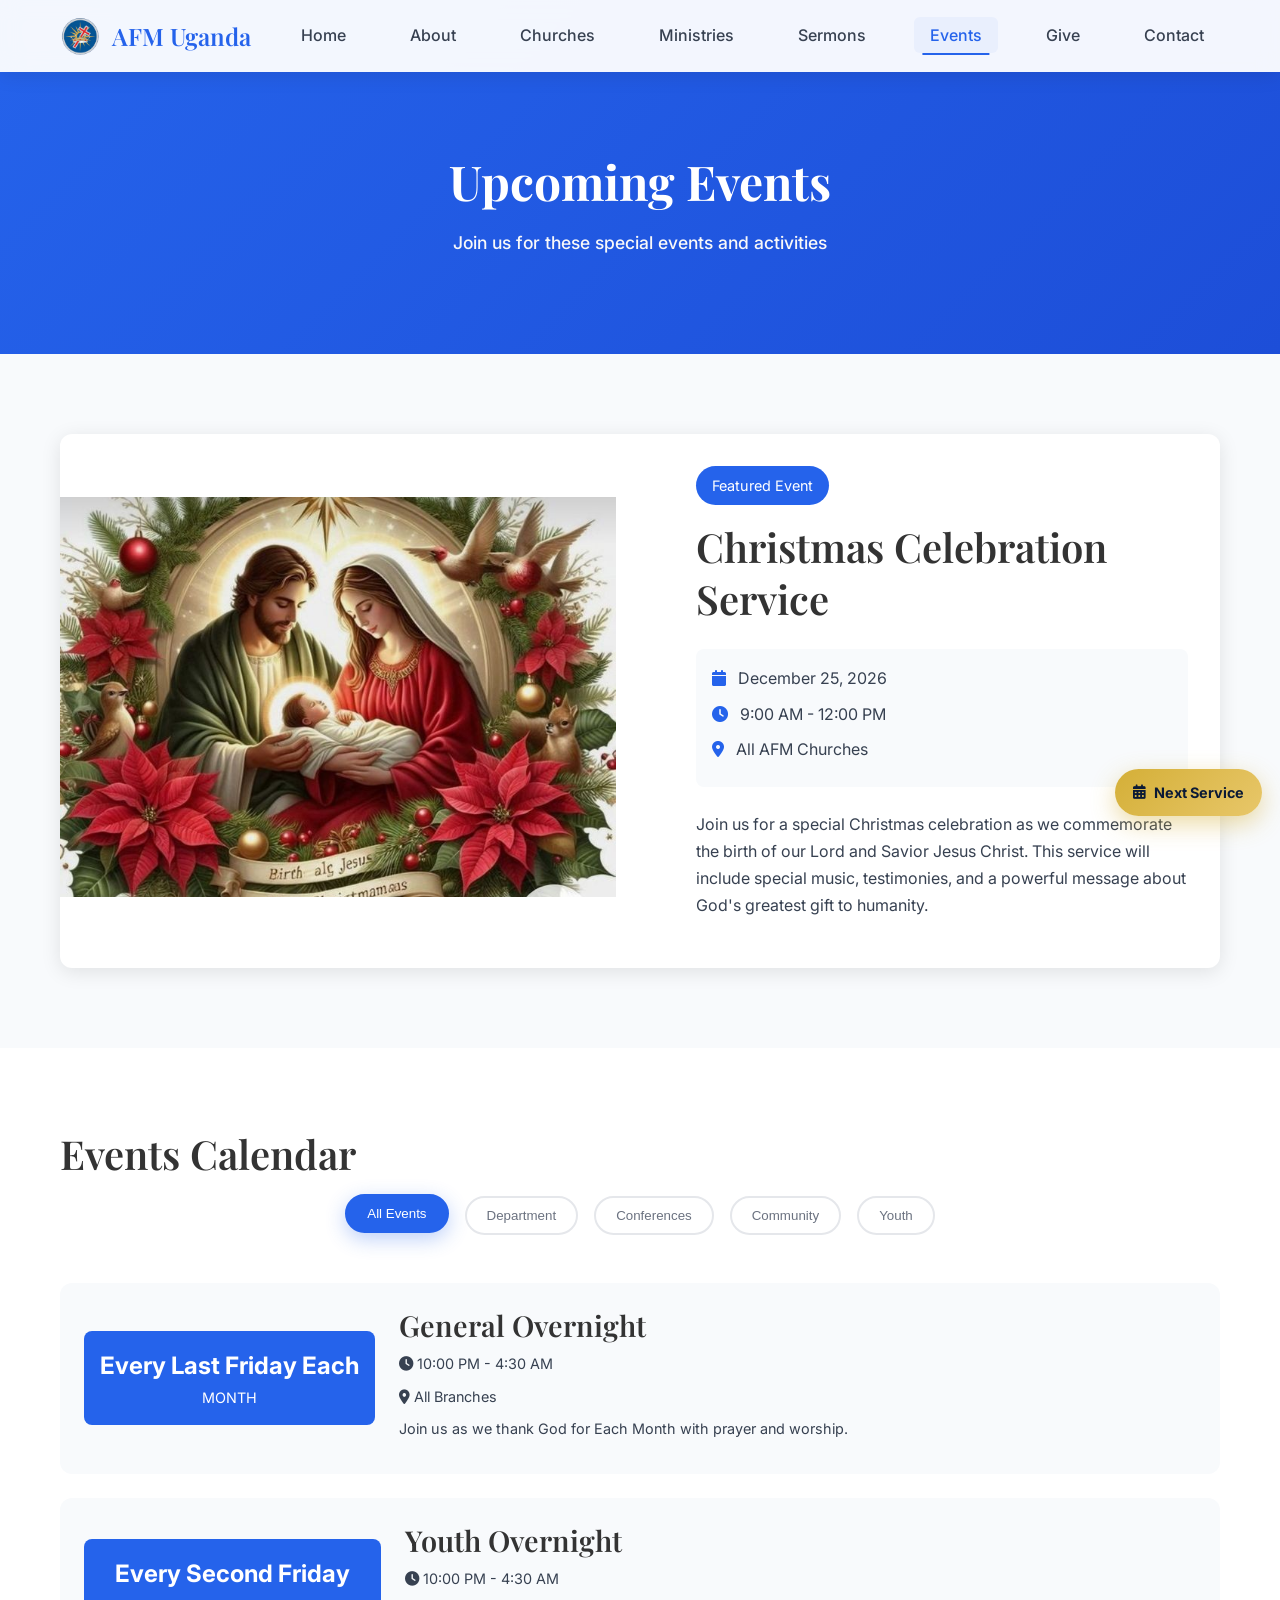
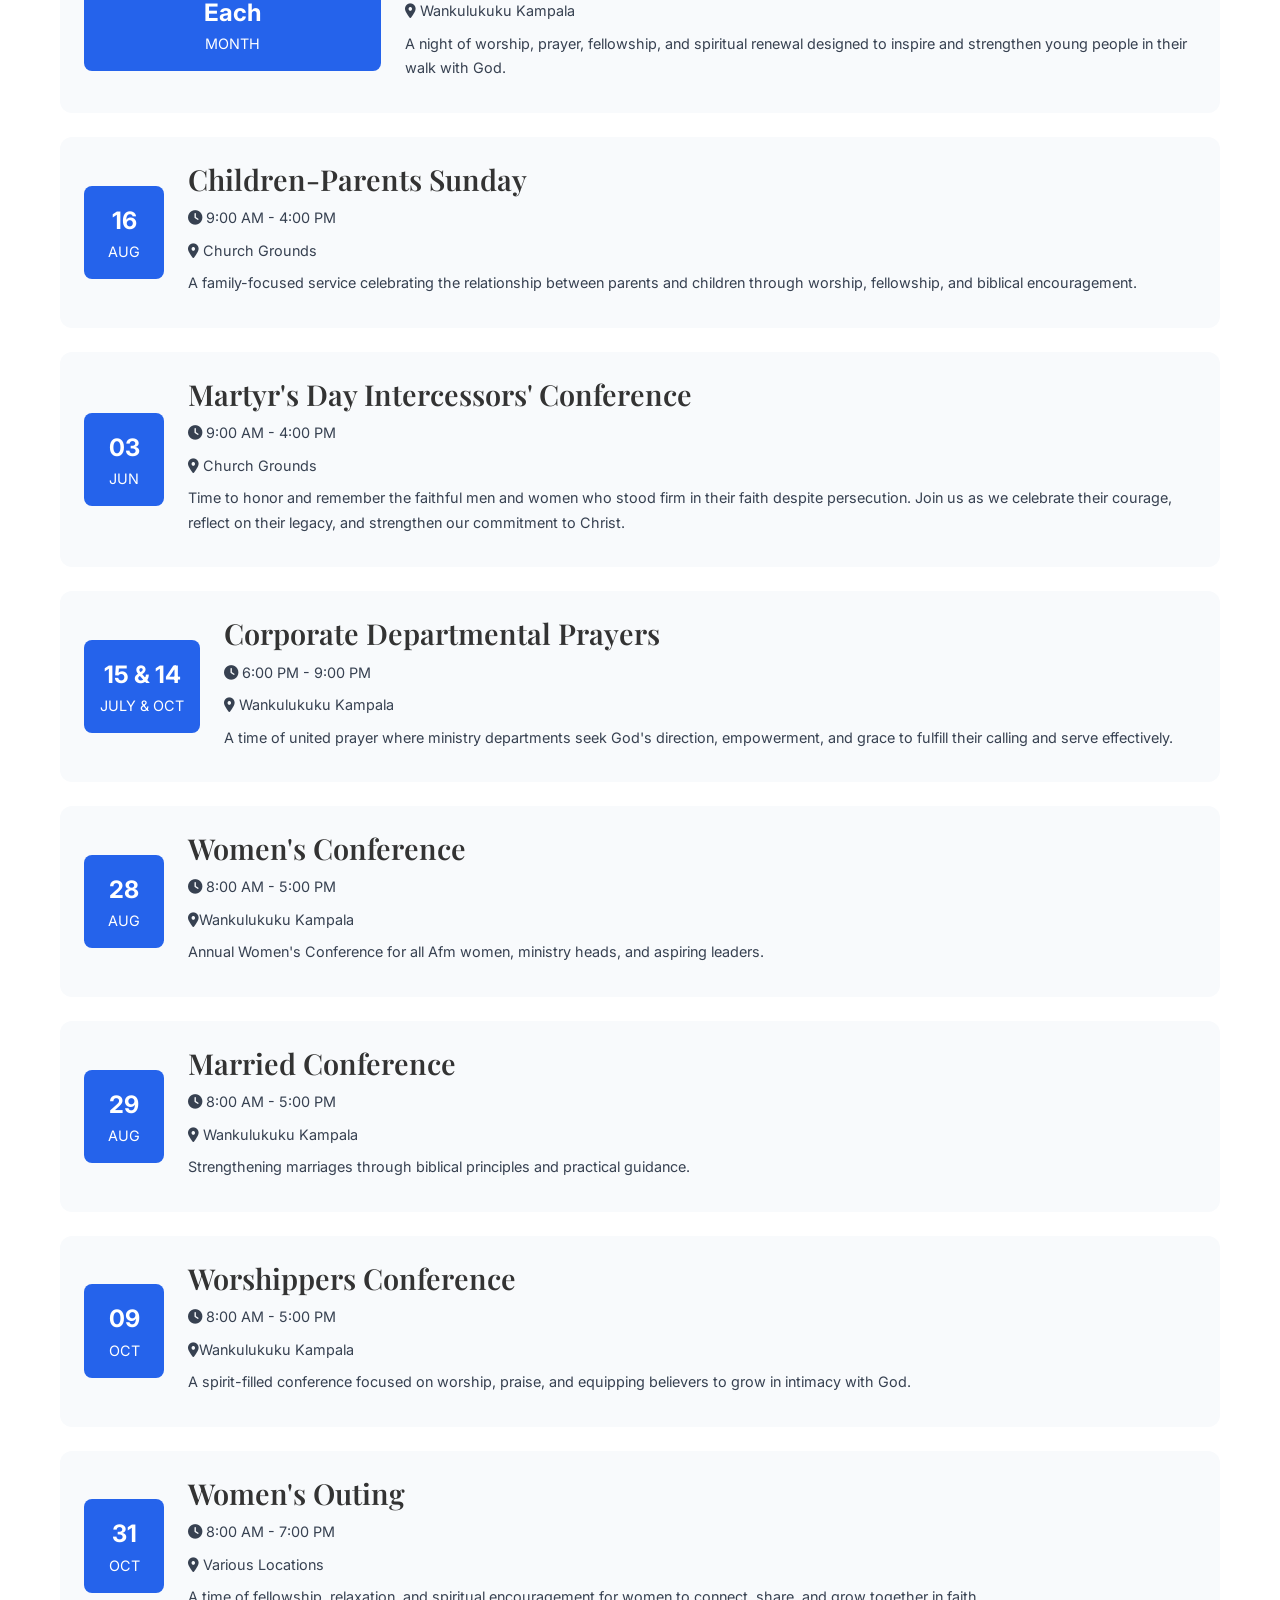
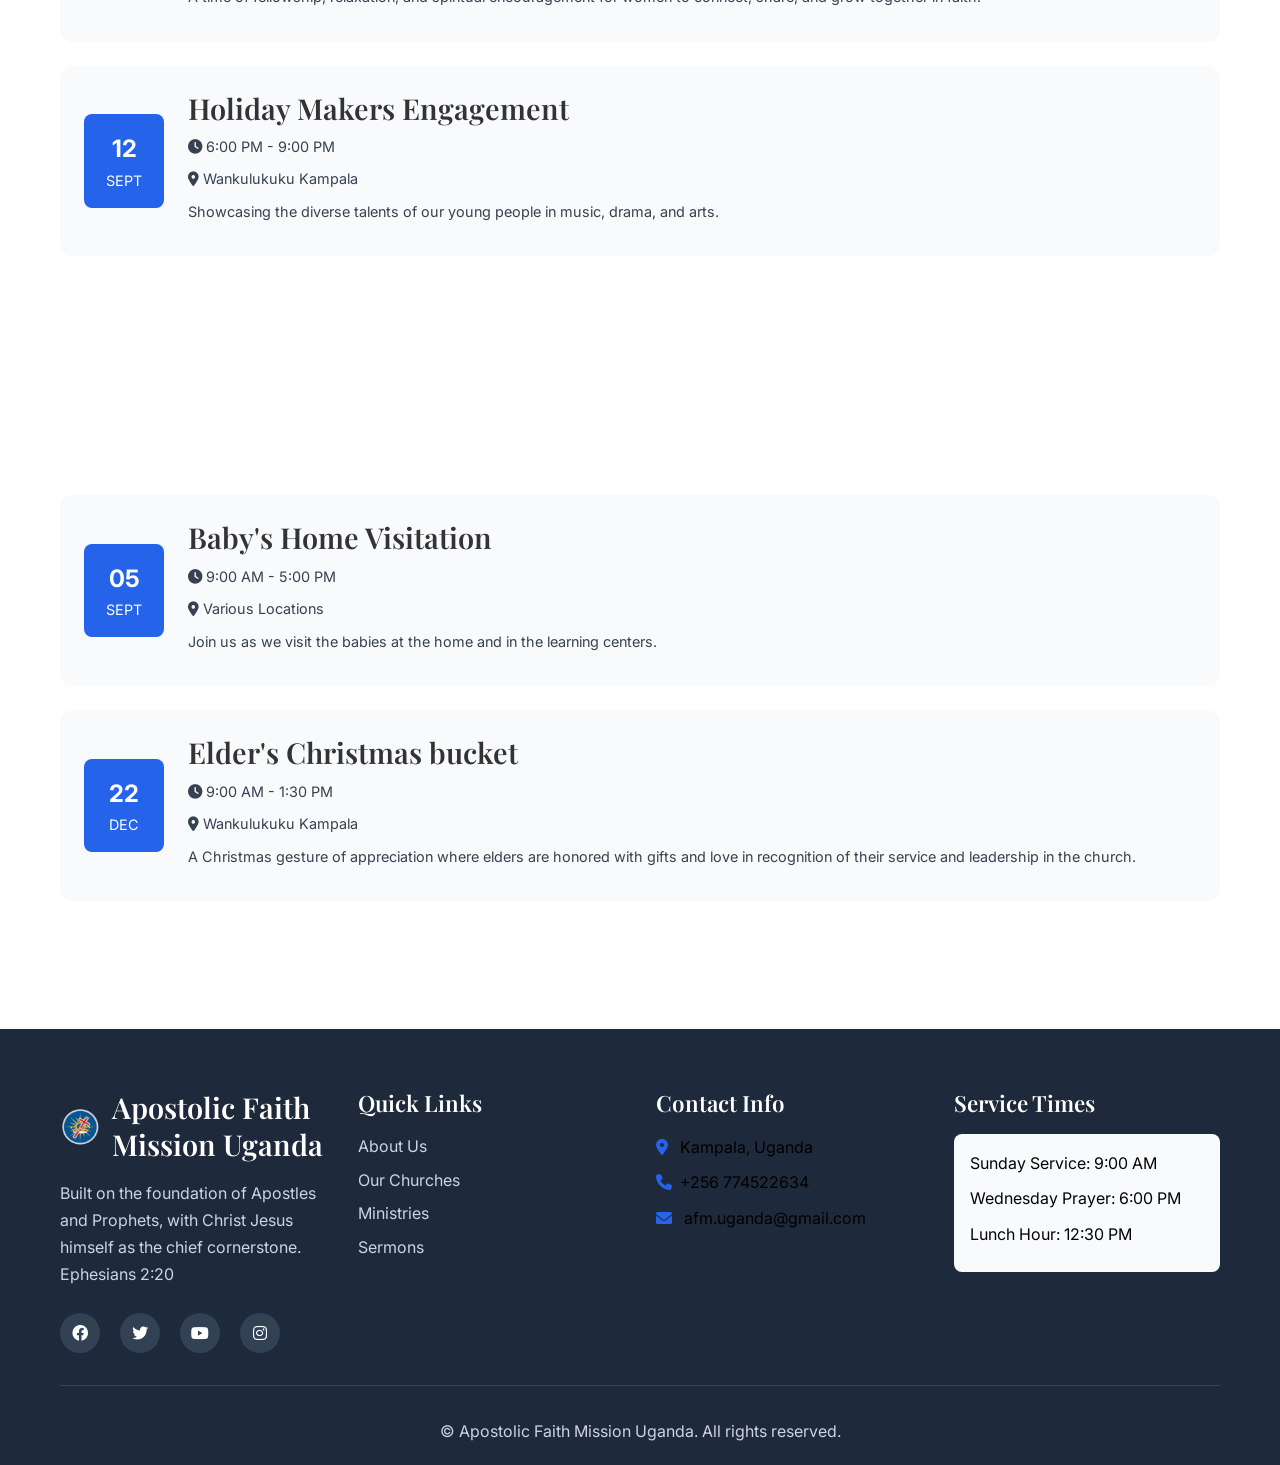
<file: events.html>
<!doctype html>
<html lang="en">
  <head>
    <meta charset="UTF-8" />
    <meta name="viewport" content="width=device-width, initial-scale=1.0" />
    <title>Events - Apostolic Faith Mission Uganda</title>
    <link
      rel="apple-touch-icon"
      sizes="180x180"
      href="images/favicon_io/apple-touch-icon.png"
    />
    <link
      rel="icon"
      type="image/png"
      sizes="32x32"
      href="images/favicon_io/favicon-32x32.png"
    />
    <link
      rel="icon"
      type="image/png"
      sizes="16x16"
      href="images/favicon_io/favicon-16x16.png"
    />
    <link rel="manifest" href="images/favicon_io/site.webmanifest" />

    <link rel="stylesheet" href="css/style.css" />
    <link
      href="https://fonts.googleapis.com/css2?family=Inter:wght@300;400;500;600;700&family=Playfair+Display:wght@400;500;600;700&display=swap"
      rel="stylesheet"
    />
    <link
      rel="stylesheet"
      href="https://cdnjs.cloudflare.com/ajax/libs/font-awesome/6.0.0/css/all.min.css"
    />
  </head>
  <body>
    <!-- Navigation -->
    <nav class="navbar">
      <div class="nav-container">
        <a href="index.html" class="nav-logo">
          <img src="images/afm-logo.png" alt="AFM Uganda Logo" />
          <span>AFM Uganda</span>
        </a>
        <ul class="nav-menu">
          <li><a href="index.html">Home</a></li>
          <li><a href="about.html">About</a></li>
          <li><a href="churches.html">Churches</a></li>
          <li><a href="ministries.html">Ministries</a></li>
          <li><a href="sermons.html">Sermons</a></li>
          <li><a href="events.html" class="active">Events</a></li>
          <li><a href="give.html">Give</a></li>
          <li><a href="contact.html">Contact</a></li>
        </ul>
        <div class="hamburger">
          <span></span>
          <span></span>
          <span></span>
        </div>
      </div>
    </nav>

    <!-- Page Header -->
    <section class="page-header">
      <div class="container">
        <h1>Upcoming Events</h1>
        <p>Join us for these special events and activities</p>
      </div>
    </section>

    <!-- Featured Event -->
    <section class="featured-event">
      <div class="container">
        <div class="featured-event-card">
          <div class="featured-event-image">
            <img src="images/christmas.jpg" alt="Christmas Service" />
          </div>
          <div class="featured-event-content">
            <div class="event-badge">Featured Event</div>
            <h2>Christmas Celebration Service</h2>
            <div class="event-details">
              <p>
                <i class="fas fa-calendar"></i> December 25,
                <span id="year"></span>
              </p>
              <p><i class="fas fa-clock"></i> 9:00 AM - 12:00 PM</p>
              <p><i class="fas fa-map-marker-alt"></i> All AFM Churches</p>
            </div>
            <p class="event-description">
              Join us for a special Christmas celebration as we commemorate the
              birth of our Lord and Savior Jesus Christ. This service will
              include special music, testimonies, and a powerful message about
              God's greatest gift to humanity.
            </p>
          </div>
        </div>
      </div>
    </section>

    <!-- Events Calendar -->
    <section class="events-calendar">
      <div class="container">
        <h2>Events Calendar</h2>
        <div class="calendar-filters">
          <button class="filter-btn active" data-filter="all">
            All Events
          </button>
          <button class="filter-btn" data-filter="worship">Department</button>
          <button class="filter-btn" data-filter="conference">
            Conferences
          </button>
          <button class="filter-btn" data-filter="community">Community</button>
          <button class="filter-btn" data-filter="youth">Youth</button>
        </div>

        <div class="events-grid">
          <div class="event-card" data-category="worship">
            <div class="event-date">
              <span class="day">Every Last Friday Each</span>
              <span class="month">Month</span>
            </div>
            <div class="event-content">
              <h3>General Overnight</h3>
              <div class="event-meta">
                <p><i class="fas fa-clock"></i> 10:00 PM - 4:30 AM</p>
                <p><i class="fas fa-map-marker-alt"></i> All Branches</p>
              </div>
              <p>
                Join us as we thank God for Each Month with prayer and worship.
              </p>
            </div>
          </div>

          <div class="event-card" data-category="youth">
            <div class="event-date">
              <span class="day">Every Second Friday Each</span>
              <span class="month">Month</span>
            </div>
            <div class="event-content">
              <h3>Youth Overnight</h3>
              <div class="event-meta">
                <p><i class="fas fa-clock"></i> 10:00 PM - 4:30 AM</p>
                <p><i class="fas fa-map-marker-alt"></i> Wankulukuku Kampala</p>
              </div>
              <p>
                A night of worship, prayer, fellowship, and spiritual renewal
                designed to inspire and strengthen young people in their walk
                with God.
              </p>
            </div>
          </div>

          <div class="event-card" data-category="community">
            <div class="event-date">
              <span class="day">16</span>
              <span class="month">Aug</span>
            </div>
            <div class="event-content">
              <h3>Children-Parents Sunday</h3>
              <div class="event-meta">
                <p><i class="fas fa-clock"></i> 9:00 AM - 4:00 PM</p>
                <p><i class="fas fa-map-marker-alt"></i> Church Grounds</p>
              </div>
              <p>
                A family-focused service celebrating the relationship between
                parents and children through worship, fellowship, and biblical
                encouragement.
              </p>
            </div>
          </div>

          <div class="event-card" data-category="conference">
            <div class="event-date">
              <span class="day">03</span>
              <span class="month">Jun</span>
            </div>
            <div class="event-content">
              <h3>Martyr's Day Intercessors' Conference</h3>
              <div class="event-meta">
                <p><i class="fas fa-clock"></i> 9:00 AM - 4:00 PM</p>
                <p><i class="fas fa-map-marker-alt"></i> Church Grounds</p>
              </div>
              <p>
                Time to honor and remember the faithful men and women who stood
                firm in their faith despite persecution. Join us as we celebrate
                their courage, reflect on their legacy, and strengthen our
                commitment to Christ.
              </p>
            </div>
          </div>

          <!--<div class="event-card" data-category="youth">
            <div class="event-date">
              <span class="day">01</span>
              <span class="month">Jan</span>
            </div>
            <div class="event-content">
              <h3>Youth New Year Retreat</h3>
              <div class="event-meta">
                <p><i class="fas fa-clock"></i> 9:00 AM - 6:00 PM</p>
                <p><i class="fas fa-map-marker-alt"></i> Uganda Beach</p>
              </div>
              <p>
                A day of fellowship, games, and spiritual growth for our young
                people aged 13-25.
              </p>
            </div>
          </div>-->
          <div class="event-card" data-category="worship">
            <div class="event-date">
              <span class="day">15 & 14</span>
              <span class="month">July & Oct</span>
            </div>
            <div class="event-content">
              <h3>Corporate Departmental Prayers</h3>
              <div class="event-meta">
                <p><i class="fas fa-clock"></i> 6:00 PM - 9:00 PM</p>
                <p><i class="fas fa-map-marker-alt"></i> Wankulukuku Kampala</p>
              </div>
              <p>
                A time of united prayer where ministry departments seek God's
                direction, empowerment, and grace to fulfill their calling and
                serve effectively.
              </p>
            </div>
          </div>

          <div class="event-card" data-category="conference">
            <div class="event-date">
              <span class="day">28</span>
              <span class="month">Aug</span>
            </div>
            <div class="event-content">
              <h3>Women's Conference</h3>
              <div class="event-meta">
                <p><i class="fas fa-clock"></i> 8:00 AM - 5:00 PM</p>
                <p><i class="fas fa-map-marker-alt"></i>Wankulukuku Kampala</p>
              </div>
              <p>
                Annual Women's Conference for all Afm women, ministry heads, and
                aspiring leaders.
              </p>
            </div>
          </div>
          <div class="event-card" data-category="conference">
            <div class="event-date">
              <span class="day">29</span>
              <span class="month">Aug</span>
            </div>
            <div class="event-content">
              <h3>Married Conference</h3>
              <div class="event-meta">
                <p><i class="fas fa-clock"></i> 8:00 AM - 5:00 PM</p>
                <p><i class="fas fa-map-marker-alt"></i> Wankulukuku Kampala</p>
              </div>
              <p>
                Strengthening marriages through biblical principles and
                practical guidance.
              </p>
            </div>
          </div>
          <div class="event-card" data-category="conference">
            <div class="event-date">
              <span class="day">09</span>
              <span class="month">Oct</span>
            </div>
            <div class="event-content">
              <h3>Worshippers Conference</h3>
              <div class="event-meta">
                <p><i class="fas fa-clock"></i> 8:00 AM - 5:00 PM</p>
                <p><i class="fas fa-map-marker-alt"></i>Wankulukuku Kampala</p>
              </div>
              <p>
                A spirit-filled conference focused on worship, praise, and
                equipping believers to grow in intimacy with God.
              </p>
            </div>
          </div>

          <div class="event-card" data-category="worship">
            <div class="event-date">
              <span class="day">31</span>
              <span class="month">Oct</span>
            </div>
            <div class="event-content">
              <h3>Women's Outing</h3>
              <div class="event-meta">
                <p><i class="fas fa-clock"></i> 8:00 AM - 7:00 PM</p>
                <p><i class="fas fa-map-marker-alt"></i> Various Locations</p>
              </div>
              <p>
                A time of fellowship, relaxation, and spiritual encouragement
                for women to connect, share, and grow together in faith.
              </p>
            </div>
          </div>
          

          

          <div class="event-card" data-category="youth">
            <div class="event-date">
              <span class="day">12</span>
              <span class="month">Sept</span>
            </div>
            <div class="event-content">
              <h3>Holiday Makers Engagement</h3>
              <div class="event-meta">
                <p><i class="fas fa-clock"></i> 6:00 PM - 9:00 PM</p>
                <p><i class="fas fa-map-marker-alt"></i> Wankulukuku Kampala</p>
              </div>
              <p>
                Showcasing the diverse talents of our young people in music,
                drama, and arts.
              </p>
            </div>
          </div>
          <div class="event-card" data-category="youth">
            <div class="event-date">
              <span class="day">11-13</span>
              <span class="month">Dec</span>
            </div>
            <div class="event-content">
              <h3>AFM Youth Convention</h3>
              <div class="event-meta">
                <p><i class="fas fa-clock"></i> 6:00 PM - 4:00 AM</p>
                <p><i class="fas fa-map-marker-alt"></i> Various Locations</p>
              </div>
              <p>
                A dynamic time of worship, prayer, and teaching that brings AFM
                youth together for spiritual renewal and empowerment.
              </p>
            </div>
          </div>

          <div class="event-card" data-category="community">
            <div class="event-date">
              <span class="day">05</span>
              <span class="month">Sept</span>
            </div>
            <div class="event-content">
              <h3>Baby's Home Visitation</h3>
              <div class="event-meta">
                <p><i class="fas fa-clock"></i> 9:00 AM - 5:00 PM</p>
                <p><i class="fas fa-map-marker-alt"></i> Various Locations</p>
              </div>
              <p>
                Join us as we visit the babies at the home and in the learning
                centers.
              </p>
            </div>
          </div>

          <div class="event-card" data-category="community">
            <div class="event-date">
              <span class="day">22</span>
              <span class="month">Dec</span>
            </div>
            <div class="event-content">
              <h3>Elder's Christmas bucket</h3>
              <div class="event-meta">
                <p><i class="fas fa-clock"></i> 9:00 AM - 1:30 PM</p>
                <p><i class="fas fa-map-marker-alt"></i> Wankulukuku Kampala</p>
              </div>
              <p>
                A Christmas gesture of appreciation where elders are honored
                with gifts and love in recognition of their service and
                leadership in the church.
              </p>
            </div>
          </div>
        </div>
      </div>
    </section>

    <!-- Footer -->
    <footer class="footer">
      <div class="container">
        <div class="footer-content">
          <div class="footer-section">
            <div class="footer-logo">
              <img src="images/afm-logo.png" alt="AFM Uganda Logo" />
              <h3>Apostolic Faith Mission Uganda</h3>
            </div>
            <p class="footer-p">
              Built on the foundation of Apostles and Prophets, with Christ
              Jesus himself as the chief cornerstone.<br />
              Ephesians 2:20
            </p>
            <div class="social-links">
              <a
                href="https://www.facebook.com/share/18gsmJHGoh/?mibextid=wwXIfr"
                target="_blank"
                rel="noopener noreferrer"
                ><i class="fab fa-facebook"></i
              ></a>
              <a href="#"><i class="fab fa-twitter"></i></a>
              <a href="#"><i class="fab fa-youtube"></i></a>
              <a href="#"><i class="fab fa-instagram"></i></a>
            </div>
          </div>
          <div class="footer-section">
            <h4>Quick Links</h4>
            <ul>
              <li><a href="about.html">About Us</a></li>
              <li><a href="churches.html">Our Churches</a></li>
              <li><a href="ministries.html">Ministries</a></li>
              <li><a href="sermons.html">Sermons</a></li>
            </ul>
          </div>
          <div class="footer-section">
            <h4>Contact Info</h4>
            <div class="contact-info">
              <p><i class="fas fa-map-marker-alt"></i> Kampala, Uganda</p>
              <p><i class="fas fa-phone"></i>+256 774522634</p>
              <p><i class="fas fa-envelope"></i> afm.uganda@gmail.com</p>
            </div>
          </div>
          <div class="footer-section">
            <h4>Service Times</h4>
            <div class="service-times">
              <p>Sunday Service: 9:00 AM</p>
              <p>Wednesday Prayer: 6:00 PM</p>
              <p>Lunch Hour: 12:30 PM</p>
            </div>
          </div>
        </div>
        <div class="footer-bottom">
          <p>
            &copy; <span id="year"></span> Apostolic Faith Mission Uganda. All
            rights reserved.
          </p>
        </div>
      </div>
    </footer>

    <script>
      document.getElementById("year").textContent = new Date().getFullYear();
    </script>
    <script src="js/script.js"></script>
  </body>
</html>
</file>
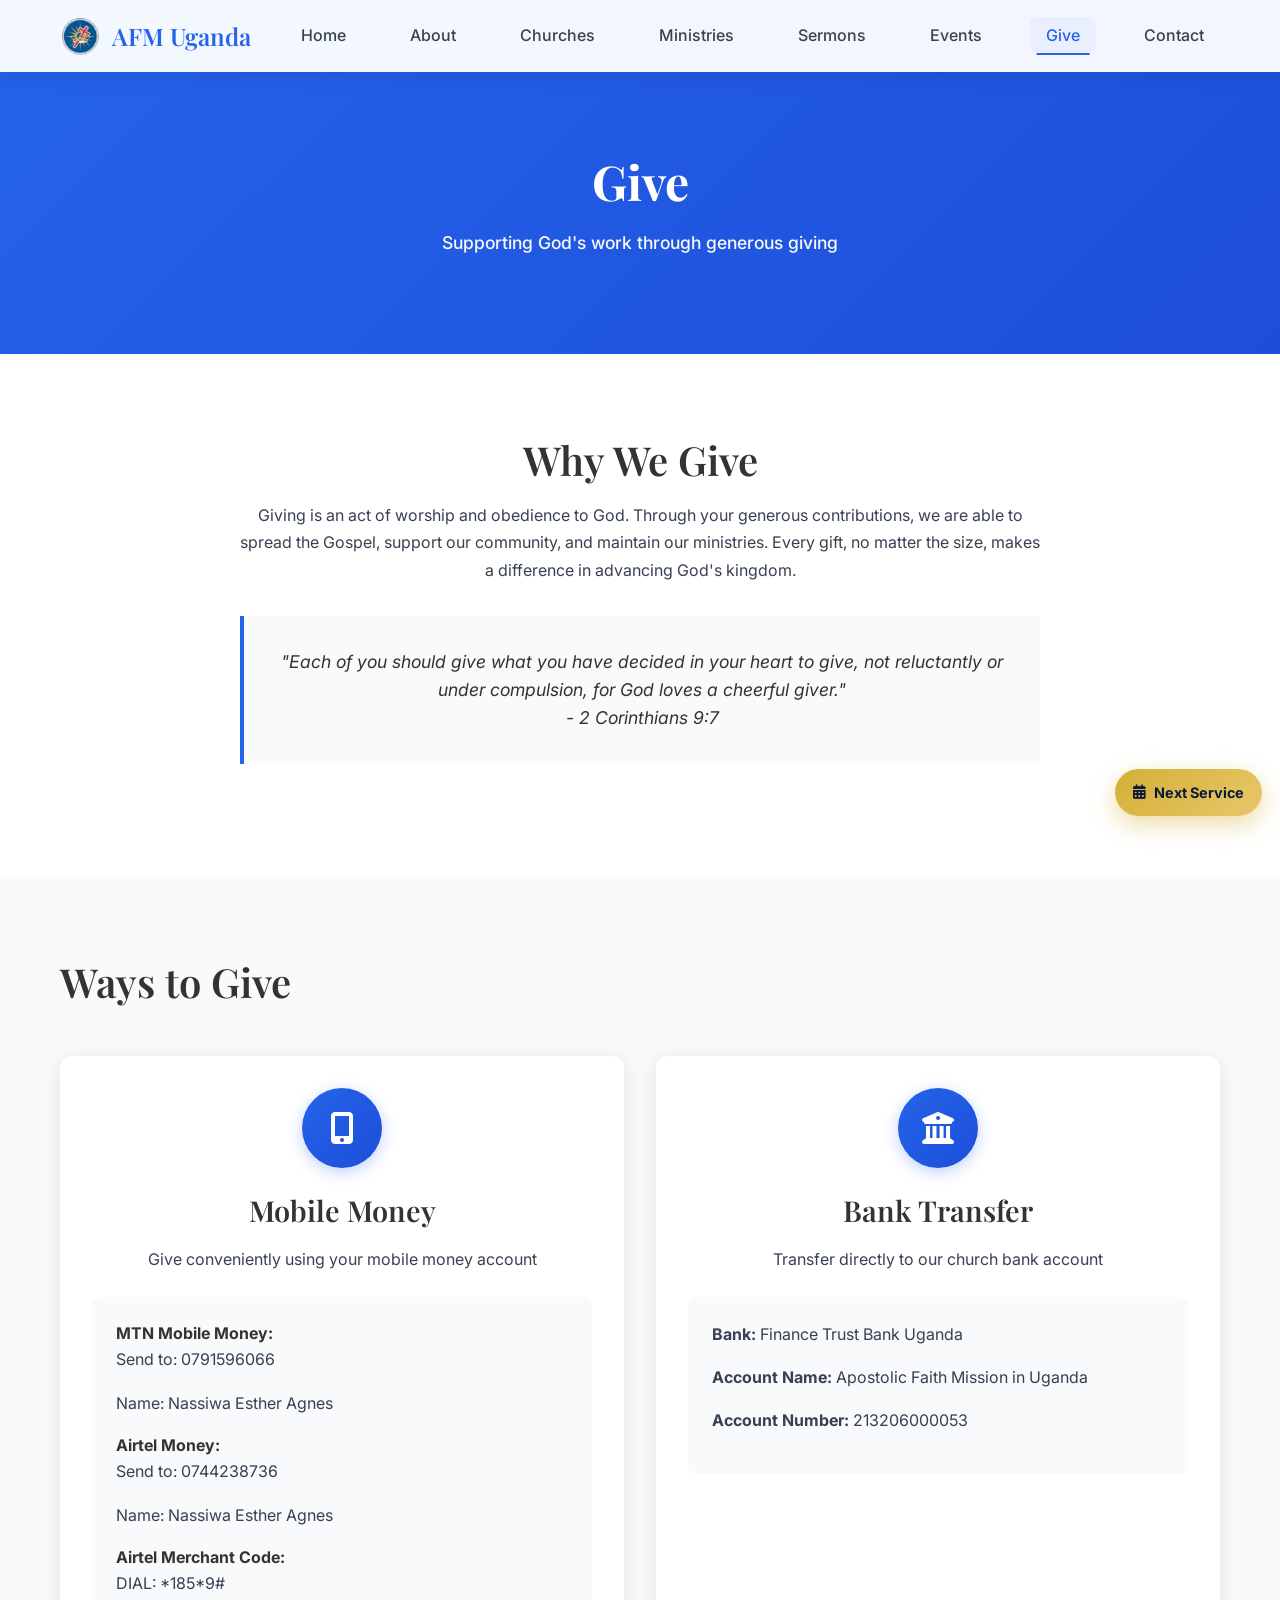
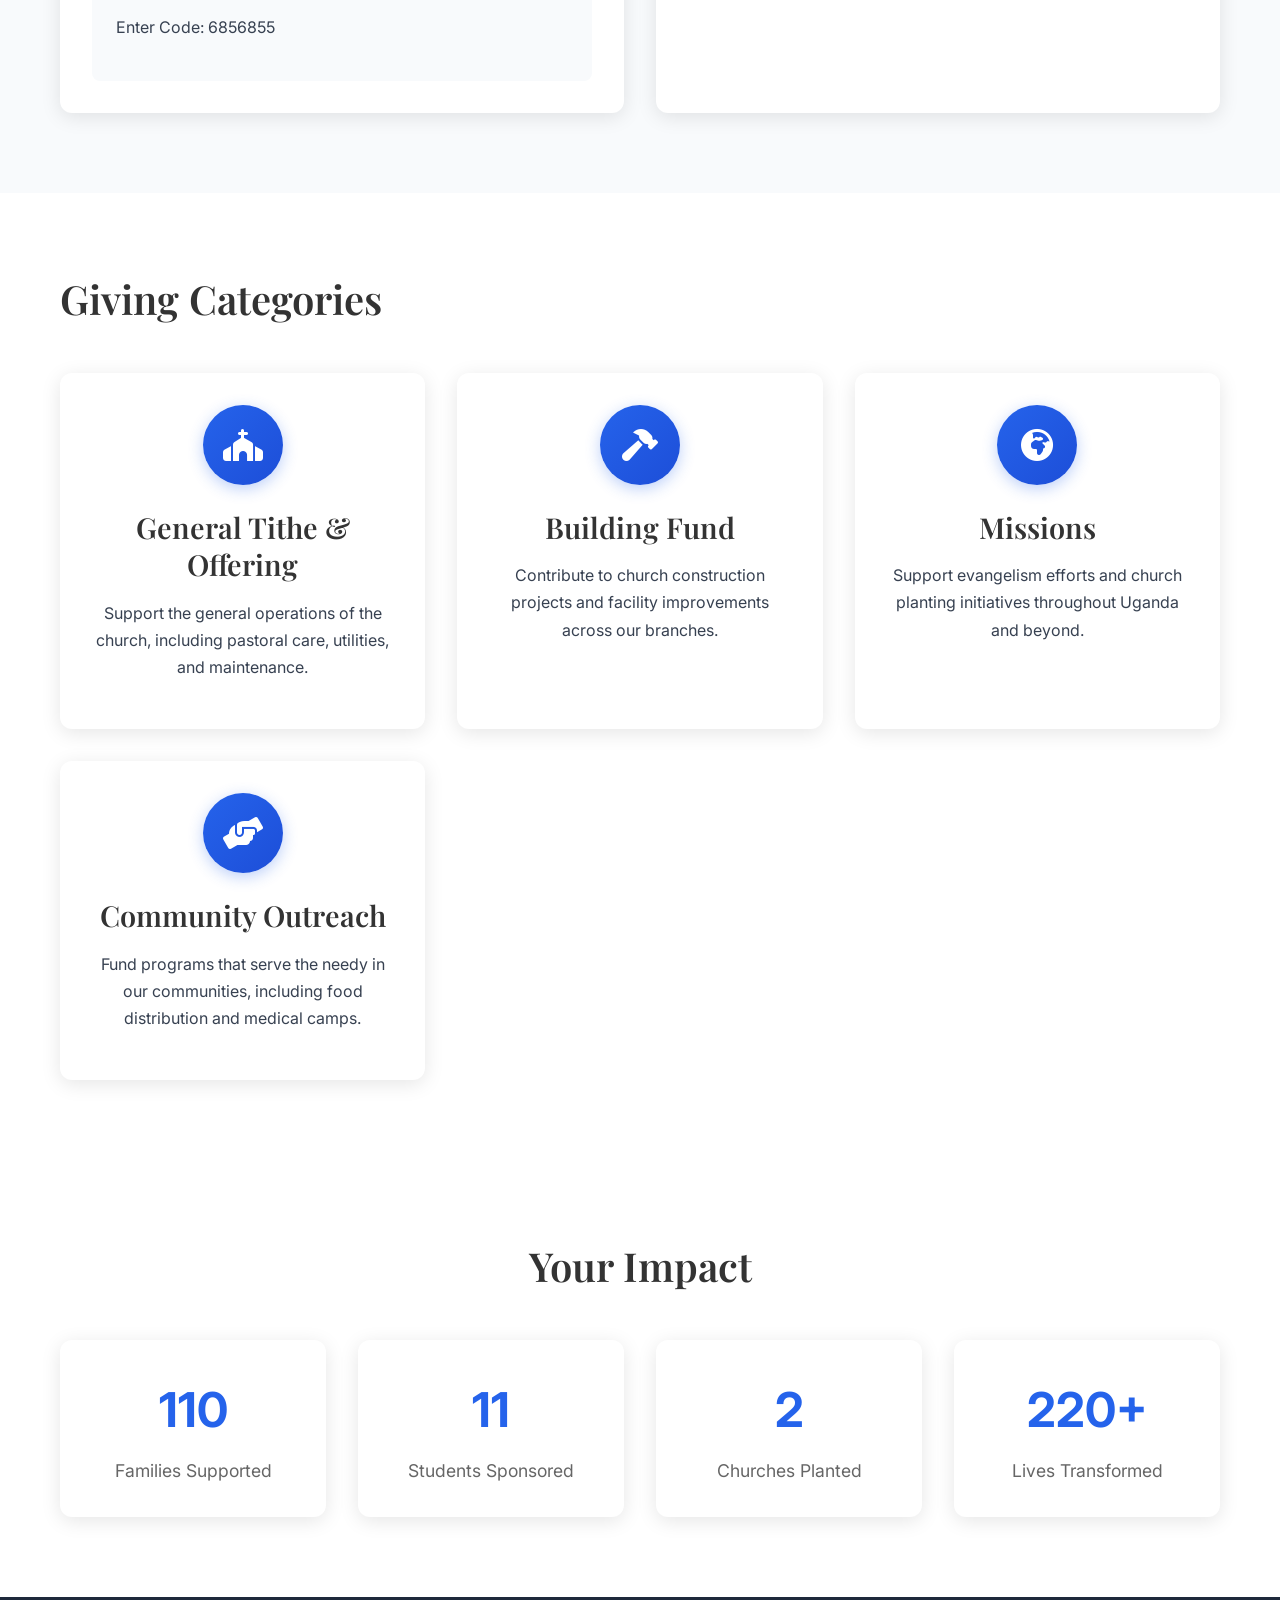
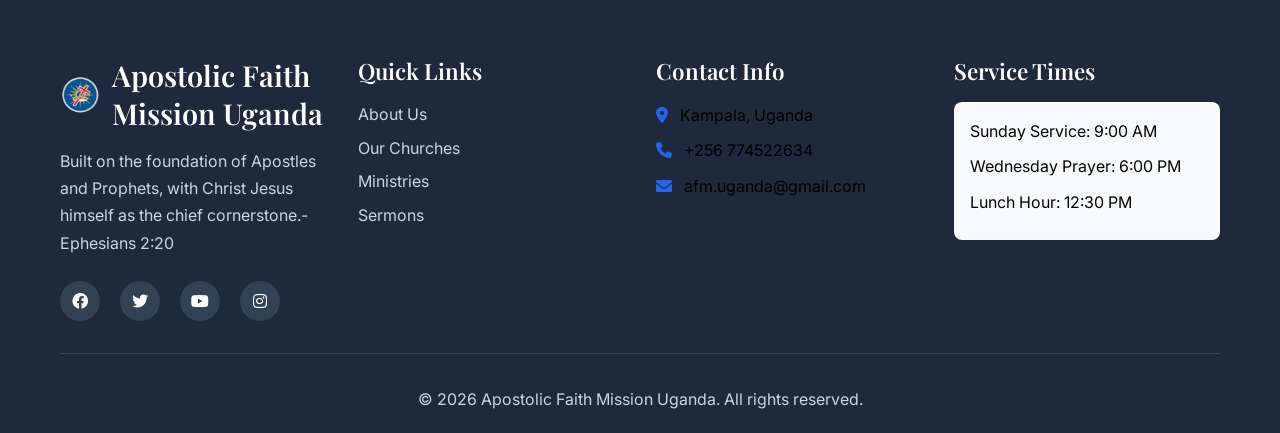
<file: give.html>
<!doctype html>
<html lang="en">
  <head>
    <meta charset="UTF-8" />
    <meta name="viewport" content="width=device-width, initial-scale=1.0" />
    <title>Give - Apostolic Faith Mission Uganda</title>
    <link
      rel="apple-touch-icon"
      sizes="180x180"
      href="images/favicon_io/apple-touch-icon.png"
    />
    <link
      rel="icon"
      type="image/png"
      sizes="32x32"
      href="images/favicon_io/favicon-32x32.png"
    />
    <link
      rel="icon"
      type="image/png"
      sizes="16x16"
      href="images/favicon_io/favicon-16x16.png"
    />
    <link rel="manifest" href="images/favicon_io/site.webmanifest" />

    <link rel="stylesheet" href="css/style.css" />
    <link
      href="https://fonts.googleapis.com/css2?family=Inter:wght@300;400;500;600;700&family=Playfair+Display:wght@400;500;600;700&display=swap"
      rel="stylesheet"
    />
    <link
      rel="stylesheet"
      href="https://cdnjs.cloudflare.com/ajax/libs/font-awesome/6.0.0/css/all.min.css"
    />
  </head>
  <body>
    <!-- Navigation -->
    <nav class="navbar">
      <div class="nav-container">
        <a href="index.html" class="nav-logo">
          <img src="images/afm-logo.png" alt="AFM Uganda Logo" />
          <span>AFM Uganda</span>
        </a>
        <ul class="nav-menu">
          <li><a href="index.html">Home</a></li>
          <li><a href="about.html">About</a></li>
          <li><a href="churches.html">Churches</a></li>
          <li><a href="ministries.html">Ministries</a></li>
          <li><a href="sermons.html">Sermons</a></li>
          <li><a href="events.html">Events</a></li>
          <li><a href="give.html" class="active">Give</a></li>
          <li><a href="contact.html">Contact</a></li>
        </ul>
        <div class="hamburger">
          <span></span>
          <span></span>
          <span></span>
        </div>
      </div>
    </nav>

    <!-- Page Header -->
    <section class="page-header">
      <div class="container">
        <h1>Give</h1>
        <p>Supporting God's work through generous giving</p>
      </div>
    </section>

    <!-- Giving Introduction -->
    <section class="giving-intro">
      <div class="container">
        <div class="giving-content">
          <h2>Why We Give</h2>
          <p>
            Giving is an act of worship and obedience to God. Through your
            generous contributions, we are able to spread the Gospel, support
            our community, and maintain our ministries. Every gift, no matter
            the size, makes a difference in advancing God's kingdom.
          </p>
          <blockquote>
            "Each of you should give what you have decided in your heart to
            give, not reluctantly or under compulsion, for God loves a cheerful
            giver." <br />
            - 2 Corinthians 9:7
          </blockquote>
        </div>
      </div>
    </section>

    <!-- Giving Options -->
    <section class="giving-options">
      <div class="container">
        <h2>Ways to Give</h2>
        <div class="giving-methods">
          <div class="giving-method">
            <div class="method-icon">
              <i class="fas fa-mobile-alt"></i>
            </div>
            <h3>Mobile Money</h3>
            <p>Give conveniently using your mobile money account</p>
            <div class="mobile-money-details">
              <div class="mm-option">
                <strong>MTN Mobile Money:</strong>
                <p>Send to: 0791596066</p>
                <p>Name: Nassiwa Esther Agnes</p>
              </div>
              <div class="mm-option">
                <strong>Airtel Money:</strong>
                <p>Send to: 0744238736</p>
                <p>Name: Nassiwa Esther Agnes</p>
              </div>
              <div class="mm-option">
                <strong>Airtel Merchant Code:</strong>
                <p>DIAL: *185*9#</p>
                <p>Enter Code: 6856855</p>
              </div>
            </div>
          </div>

          <div class="giving-method">
            <div class="method-icon">
              <i class="fas fa-university"></i>
            </div>
            <h3>Bank Transfer</h3>
            <p>Transfer directly to our church bank account</p>
            <div class="bank-details">
              <p><strong>Bank:</strong> Finance Trust Bank Uganda</p>
              <p>
                <strong>Account Name:</strong> Apostolic Faith Mission in Uganda
              </p>
              <p><strong>Account Number:</strong> 213206000053</p>
            </div>
          </div>

          <!--
          <div class="giving-method">
            <div class="method-icon">
              <i class="fas fa-hand-holding-heart"></i>
            </div>
            <h3>In-Person</h3>
            <p>Give during church services or visit our office</p>
            <div class="in-person-details">
              <p><strong>Sunday Services:</strong> Offering collection</p>
              <p>
                <strong>Church Office:</strong> Monday - Friday, 9 AM - 5 PM
              </p>
            </div>
          </div>
          -->
        </div>
      </div>
    </section>

    <!-- Giving Categories -->
    <section class="giving-categories">
      <div class="container">
        <h2>Giving Categories</h2>
        <div class="categories-grid">
          <div class="category-card">
            <div class="category-icon">
              <i class="fas fa-church"></i>
            </div>
            <h3>General Tithe & Offering</h3>
            <p>
              Support the general operations of the church, including pastoral
              care, utilities, and maintenance.
            </p>
          </div>

          <div class="category-card">
            <div class="category-icon">
              <i class="fas fa-hammer"></i>
            </div>
            <h3>Building Fund</h3>
            <p>
              Contribute to church construction projects and facility
              improvements across our branches.
            </p>
          </div>

          <div class="category-card">
            <div class="category-icon">
              <i class="fas fa-globe-africa"></i>
            </div>
            <h3>Missions</h3>
            <p>
              Support evangelism efforts and church planting initiatives
              throughout Uganda and beyond.
            </p>
          </div>

          <div class="category-card">
            <div class="category-icon">
              <i class="fas fa-hands-helping"></i>
            </div>
            <h3>Community Outreach</h3>
            <p>
              Fund programs that serve the needy in our communities, including
              food distribution and medical camps.
            </p>
          </div>

          <div class="category-card">
            <div class="category-icon">
              <i class="fas fa-graduation-cap"></i>
            </div>
            <h3>Education Support</h3>
            <p>
              Provide scholarships and educational resources for underprivileged
              children and youth.
            </p>
          </div>

          <div class="category-card">
            <div class="category-icon">
              <i class="fas fa-users"></i>
            </div>
            <h3>Youth Ministry</h3>
            <p>
              Support youth programs, camps, and activities that build the next
              generation of believers.
            </p>
          </div>
        </div>
      </div>
    </section>

    <!-- Impact Section -->
    <section class="giving-impact">
      <div class="container">
        <h2>Your Impact</h2>
        <div class="impact-stats">
          <div class="impact-stat">
            <div class="stat-number">500+</div>
            <div class="stat-label">Families Supported</div>
          </div>
          <div class="impact-stat">
            <div class="stat-number">50+</div>
            <div class="stat-label">Students Sponsored</div>
          </div>
          <div class="impact-stat">
            <div class="stat-number">12</div>
            <div class="stat-label">Churches Planted</div>
          </div>
          <div class="impact-stat">
            <div class="stat-number">1000+</div>
            <div class="stat-label">Lives Transformed</div>
          </div>
        </div>
      </div>
    </section>
    <!-- Footer -->
    <footer class="footer">
      <div class="container">
        <div class="footer-content">
          <div class="footer-section">
            <div class="footer-logo">
              <img src="images/afm-logo.png" alt="AFM Uganda Logo" />
              <h3>Apostolic Faith Mission Uganda</h3>
            </div>
            <p class="footer-p">
              Built on the foundation of Apostles and Prophets, with Christ
              Jesus himself as the chief cornerstone.- Ephesians 2:20
            </p>
            <div class="social-links">
              <a
                href="https://www.facebook.com/share/18gsmJHGoh/?mibextid=wwXIfr"
                target="_blank"
                rel="noopener noreferrer"
                ><i class="fab fa-facebook"></i
              ></a>
              <a href="#"><i class="fab fa-twitter"></i></a>
              <a href="#"><i class="fab fa-youtube"></i></a>
              <a href="#"><i class="fab fa-instagram"></i></a>
            </div>
          </div>
          <div class="footer-section">
            <h4>Quick Links</h4>
            <ul>
              <li><a href="about.html">About Us</a></li>
              <li><a href="churches.html">Our Churches</a></li>
              <li><a href="ministries.html">Ministries</a></li>
              <li><a href="sermons.html">Sermons</a></li>
            </ul>
          </div>
          <div class="footer-section">
            <h4>Contact Info</h4>
            <div class="contact-info">
              <p><i class="fas fa-map-marker-alt"></i> Kampala, Uganda</p>
              <p>
                <i class="fas fa-phone"></i> +256 774522634
              </p>
              <p><i class="fas fa-envelope"></i> afm.uganda@gmail.com</p>
            </div>
          </div>
          <div class="footer-section">
            <h4>Service Times</h4>
            <div class="service-times">
              <p>Sunday Service: 9:00 AM</p>
              <p>Wednesday Prayer: 6:00 PM</p>
              <p>Lunch Hour: 12:30 PM</p>
            </div>
          </div>
        </div>
        <div class="footer-bottom">
          <p>
            &copy; <span id="year"></span> Apostolic Faith Mission Uganda. All
            rights reserved.
          </p>
        </div>
      </div>
    </footer>

    <script>
      document.getElementById("year").textContent = new Date().getFullYear();
    </script>
    <script src="js/script.js"></script>
  </body>
</html>
</file>
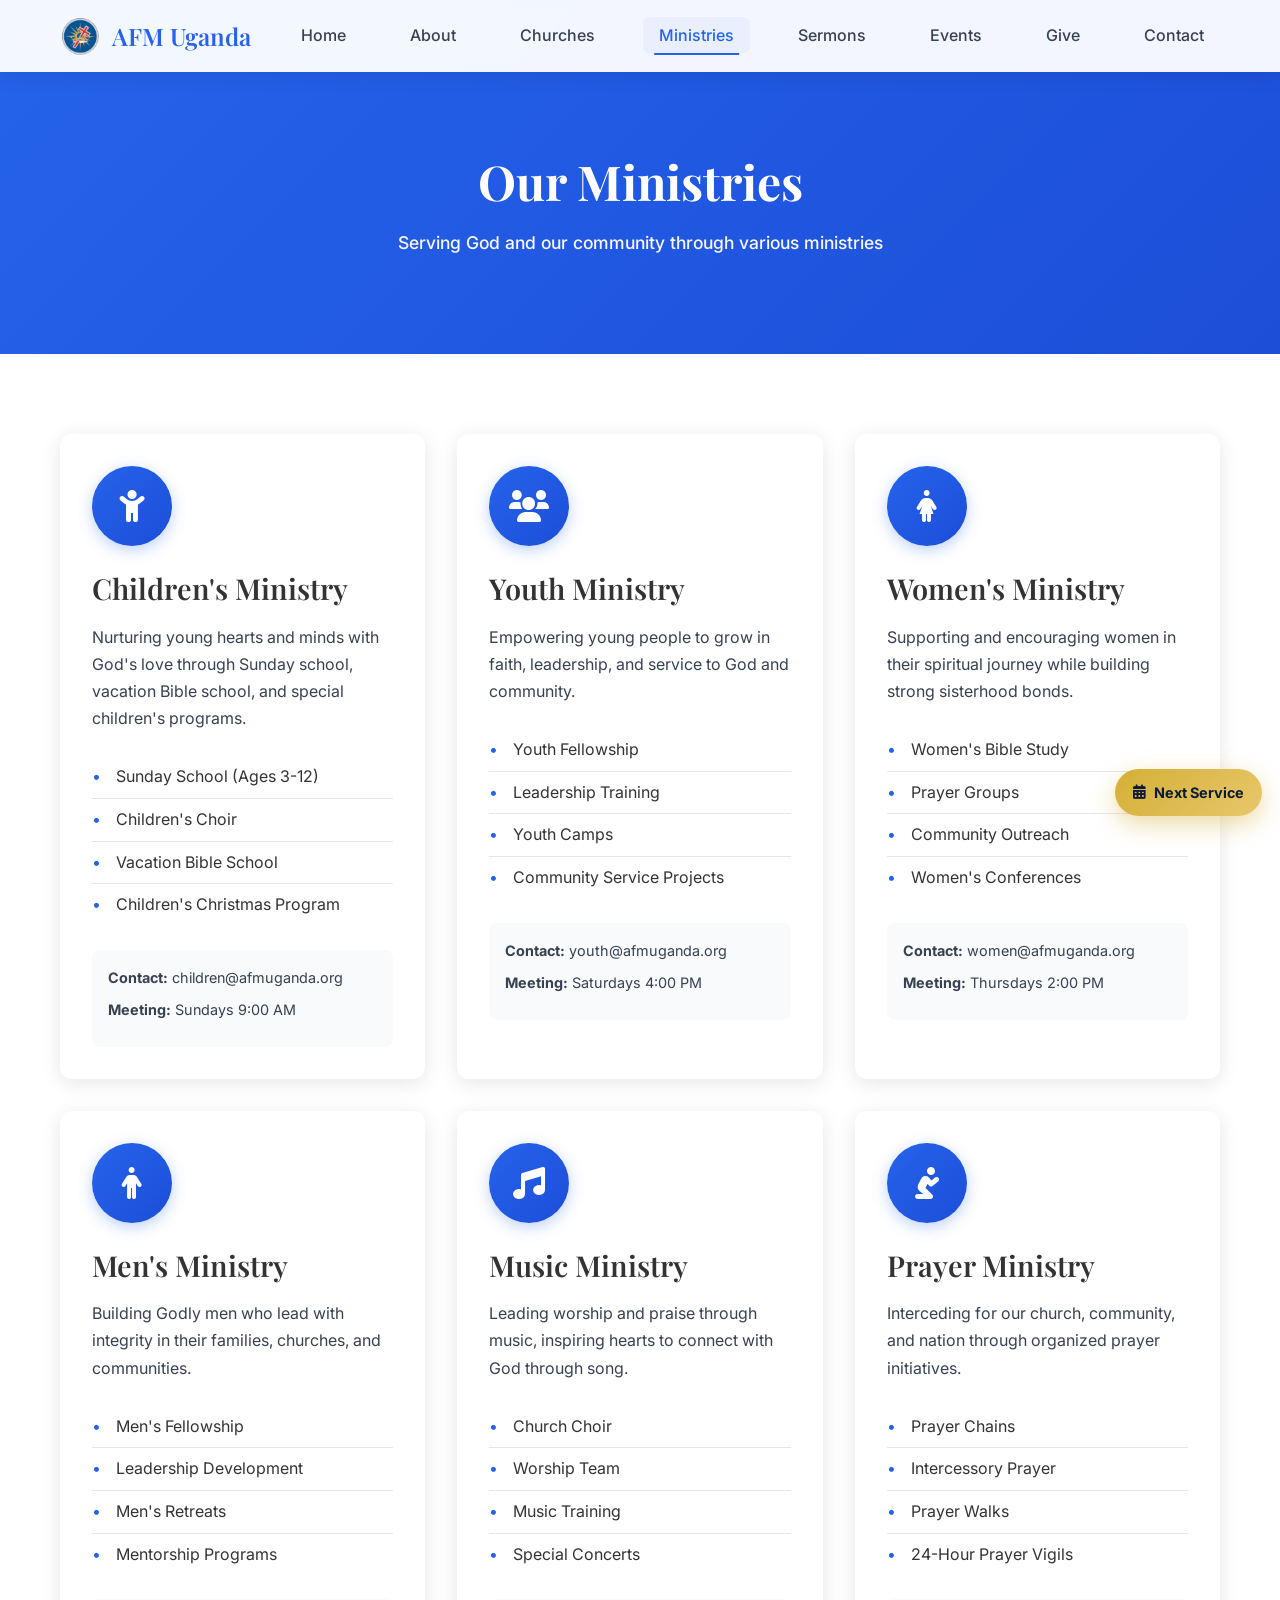
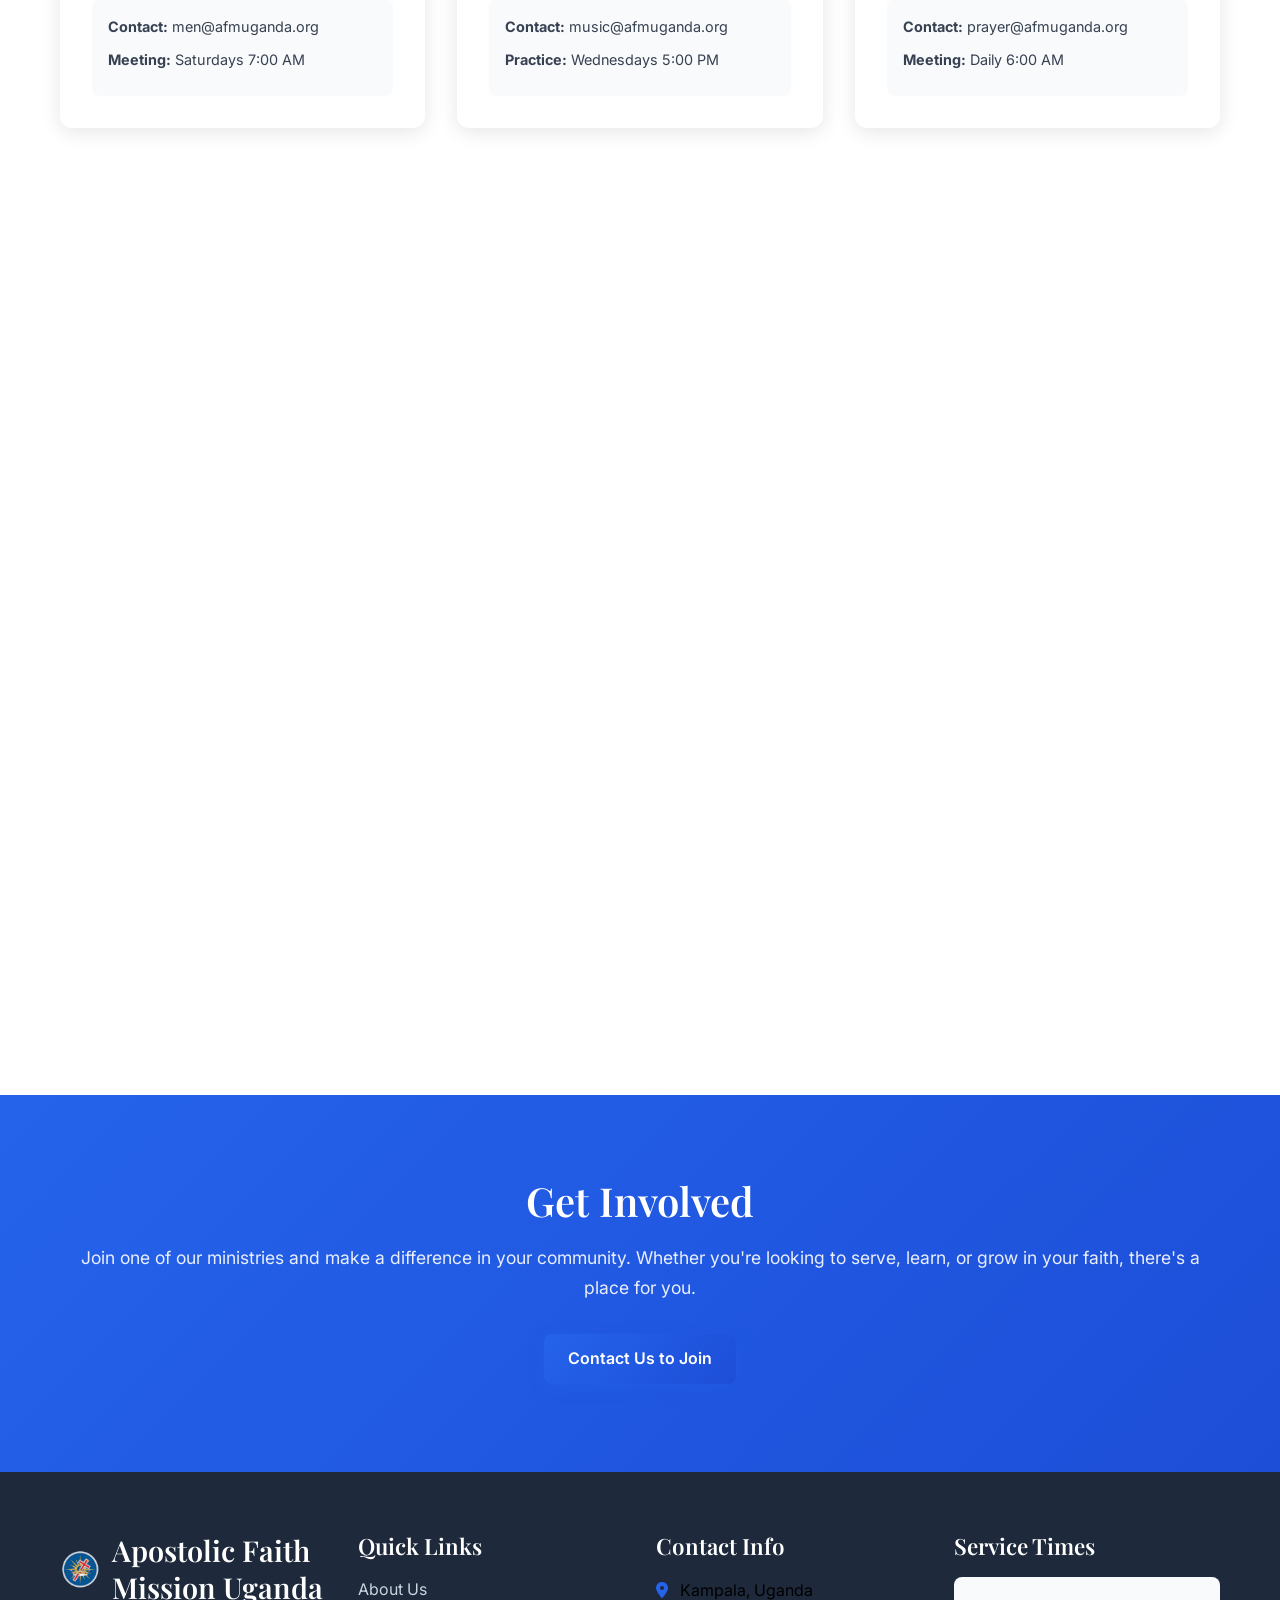
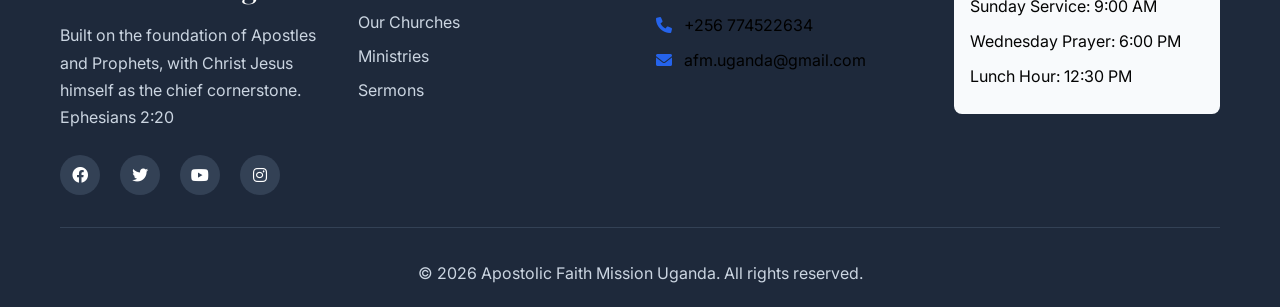
<file: ministries.html>
<!doctype html>
<html lang="en">
  <head>
    <meta charset="UTF-8" />
    <meta name="viewport" content="width=device-width, initial-scale=1.0" />
    <title>Ministries - Apostolic Faith Mission Uganda</title>
    <link
      rel="apple-touch-icon"
      sizes="180x180"
      href="images/favicon_io/apple-touch-icon.png"
    />
    <link
      rel="icon"
      type="image/png"
      sizes="32x32"
      href="images/favicon_io/favicon-32x32.png"
    />
    <link
      rel="icon"
      type="image/png"
      sizes="16x16"
      href="images/favicon_io/favicon-16x16.png"
    />
    <link rel="manifest" href="images/favicon_io/site.webmanifest" />

    <link rel="stylesheet" href="css/style.css" />
    <link
      href="https://fonts.googleapis.com/css2?family=Inter:wght@300;400;500;600;700&family=Playfair+Display:wght@400;500;600;700&display=swap"
      rel="stylesheet"
    />
    <link
      rel="stylesheet"
      href="https://cdnjs.cloudflare.com/ajax/libs/font-awesome/6.0.0/css/all.min.css"
    />
  </head>
  <body>
    <!-- Navigation -->
    <nav class="navbar">
      <div class="nav-container">
        <a href="index.html" class="nav-logo">
          <img src="images/afm-logo.png" alt="AFM Uganda Logo" />
          <span>AFM Uganda</span>
        </a>
        <ul class="nav-menu">
          <li><a href="index.html">Home</a></li>
          <li><a href="about.html">About</a></li>
          <li><a href="churches.html">Churches</a></li>
          <li><a href="ministries.html" class="active">Ministries</a></li>
          <li><a href="sermons.html">Sermons</a></li>
          <li><a href="events.html">Events</a></li>
          <li><a href="give.html">Give</a></li>
          <li><a href="contact.html">Contact</a></li>
        </ul>
        <div class="hamburger">
          <span></span>
          <span></span>
          <span></span>
        </div>
      </div>
    </nav>

    <!-- Page Header -->
    <section class="page-header">
      <div class="container">
        <h1>Our Ministries</h1>
        <p>Serving God and our community through various ministries</p>
      </div>
    </section>

    <!-- Ministries Section -->
    <section class="ministries-section">
      <div class="container">
        <div class="ministries-grid">
          <div class="ministry-card">
            <div class="ministry-icon">
              <i class="fas fa-child"></i>
            </div>
            <h3>Children's Ministry</h3>
            <p>
              Nurturing young hearts and minds with God's love through Sunday
              school, vacation Bible school, and special children's programs.
            </p>
            <ul class="ministry-activities">
              <li>Sunday School (Ages 3-12)</li>
              <li>Children's Choir</li>
              <li>Vacation Bible School</li>
              <li>Children's Christmas Program</li>
            </ul>
            <div class="ministry-contact">
              <p><strong>Contact:</strong> children@afmuganda.org</p>
              <p><strong>Meeting:</strong> Sundays 9:00 AM</p>
            </div>
          </div>

          <div class="ministry-card">
            <div class="ministry-icon">
              <i class="fas fa-users"></i>
            </div>
            <h3>Youth Ministry</h3>
            <p>
              Empowering young people to grow in faith, leadership, and service
              to God and community.
            </p>
            <ul class="ministry-activities">
              <li>Youth Fellowship</li>
              <li>Leadership Training</li>
              <li>Youth Camps</li>
              <li>Community Service Projects</li>
            </ul>
            <div class="ministry-contact">
              <p><strong>Contact:</strong> youth@afmuganda.org</p>
              <p><strong>Meeting:</strong> Saturdays 4:00 PM</p>
            </div>
          </div>

          <div class="ministry-card">
            <div class="ministry-icon">
              <i class="fas fa-female"></i>
            </div>
            <h3>Women's Ministry</h3>
            <p>
              Supporting and encouraging women in their spiritual journey while
              building strong sisterhood bonds.
            </p>
            <ul class="ministry-activities">
              <li>Women's Bible Study</li>
              <li>Prayer Groups</li>
              <li>Community Outreach</li>
              <li>Women's Conferences</li>
            </ul>
            <div class="ministry-contact">
              <p><strong>Contact:</strong> women@afmuganda.org</p>
              <p><strong>Meeting:</strong> Thursdays 2:00 PM</p>
            </div>
          </div>

          <div class="ministry-card">
            <div class="ministry-icon">
              <i class="fas fa-male"></i>
            </div>
            <h3>Men's Ministry</h3>
            <p>
              Building Godly men who lead with integrity in their families,
              churches, and communities.
            </p>
            <ul class="ministry-activities">
              <li>Men's Fellowship</li>
              <li>Leadership Development</li>
              <li>Men's Retreats</li>
              <li>Mentorship Programs</li>
            </ul>
            <div class="ministry-contact">
              <p><strong>Contact:</strong> men@afmuganda.org</p>
              <p><strong>Meeting:</strong> Saturdays 7:00 AM</p>
            </div>
          </div>

          <div class="ministry-card">
            <div class="ministry-icon">
              <i class="fas fa-music"></i>
            </div>
            <h3>Music Ministry</h3>
            <p>
              Leading worship and praise through music, inspiring hearts to
              connect with God through song.
            </p>
            <ul class="ministry-activities">
              <li>Church Choir</li>
              <li>Worship Team</li>
              <li>Music Training</li>
              <li>Special Concerts</li>
            </ul>
            <div class="ministry-contact">
              <p><strong>Contact:</strong> music@afmuganda.org</p>
              <p><strong>Practice:</strong> Wednesdays 5:00 PM</p>
            </div>
          </div>

          <div class="ministry-card">
            <div class="ministry-icon">
              <i class="fas fa-pray"></i>
            </div>
            <h3>Prayer Ministry</h3>
            <p>
              Interceding for our church, community, and nation through
              organized prayer initiatives.
            </p>
            <ul class="ministry-activities">
              <li>Prayer Chains</li>
              <li>Intercessory Prayer</li>
              <li>Prayer Walks</li>
              <li>24-Hour Prayer Vigils</li>
            </ul>
            <div class="ministry-contact">
              <p><strong>Contact:</strong> prayer@afmuganda.org</p>
              <p><strong>Meeting:</strong> Daily 6:00 AM</p>
            </div>
          </div>

          <div class="ministry-card">
            <div class="ministry-icon">
              <i class="fas fa-graduation-cap"></i>
            </div>
            <h3>Welfare Ministry</h3>
            <p>
              <b>Community Outreach</b><br />
              Serving our community through various programs that meet physical,
              emotional, and spiritual needs.
            </p>
            <p>
              <b>Education</b><br />
              Supporting education through scholarships, tutoring, and
              educational programs for all ages.
            </p>

            <ul class="ministry-activities">
              <li>Food Distribution</li>
              <li>Education Support</li>
              <li>Scholarship Programs</li>
              <li>Adult Literacy Classes</li>
              <li>Computer Training</li>
              <li>Vocational Skills</li>
            </ul>
            <div class="ministry-contact">
              <p><strong>Contact:</strong> education@afmuganda.org</p>
              <p><strong>Classes:</strong> Weekdays 9:00 AM</p>
            </div>
          </div>
        </div>
      </div>
    </section>

    <!-- Get Involved -->
    <section class="get-involved">
      <div class="container">
        <div class="get-involved-content">
          <h2>Get Involved</h2>
          <p>
            Join one of our ministries and make a difference in your community.
            Whether you're looking to serve, learn, or grow in your faith,
            there's a place for you.
          </p>
          <a href="contact.html" class="btn btn-primary">Contact Us to Join</a>
        </div>
      </div>
    </section>
    <!-- Footer -->
    <footer class="footer">
      <div class="container">
        <div class="footer-content">
          <div class="footer-section">
            <div class="footer-logo">
              <img src="images/afm-logo.png" alt="AFM Uganda Logo" />
              <h3>Apostolic Faith Mission Uganda</h3>
            </div>
            <p class="footer-p">
              Built on the foundation of Apostles and Prophets, with Christ
              Jesus himself as the chief cornerstone.<br />
              Ephesians 2:20
            </p>
            <div class="social-links">
              <a
                href="https://www.facebook.com/share/18gsmJHGoh/?mibextid=wwXIfr"
                target="_blank"
                rel="noopener noreferrer"
                ><i class="fab fa-facebook"></i
              ></a>
              <a href="#"><i class="fab fa-twitter"></i></a>
              <a href="#"><i class="fab fa-youtube"></i></a>
              <a href="#"><i class="fab fa-instagram"></i></a>
            </div>
          </div>
          <div class="footer-section">
            <h4>Quick Links</h4>
            <ul>
              <li><a href="about.html">About Us</a></li>
              <li><a href="churches.html">Our Churches</a></li>
              <li><a href="ministries.html">Ministries</a></li>
              <li><a href="sermons.html">Sermons</a></li>
            </ul>
          </div>
          <div class="footer-section">
            <h4>Contact Info</h4>
            <div class="contact-info">
              <p><i class="fas fa-map-marker-alt"></i> Kampala, Uganda</p>
              <p><i class="fas fa-phone"></i> +256 774522634</p>
              <p><i class="fas fa-envelope"></i> afm.uganda@gmail.com</p>
            </div>
          </div>
          <div class="footer-section">
            <h4>Service Times</h4>
            <div class="service-times">
              <p>Sunday Service: 9:00 AM</p>
              <p>Wednesday Prayer: 6:00 PM</p>
              <p>Lunch Hour: 12:30 PM</p>
            </div>
          </div>
        </div>
        <div class="footer-bottom">
          <p>
            &copy; <span id="year"></span> Apostolic Faith Mission Uganda. All
            rights reserved.
          </p>
        </div>
      </div>
    </footer>

    <script>
      document.getElementById("year").textContent = new Date().getFullYear();
    </script>
    <script src="js/script.js"></script>
  </body>
</html>
</file>
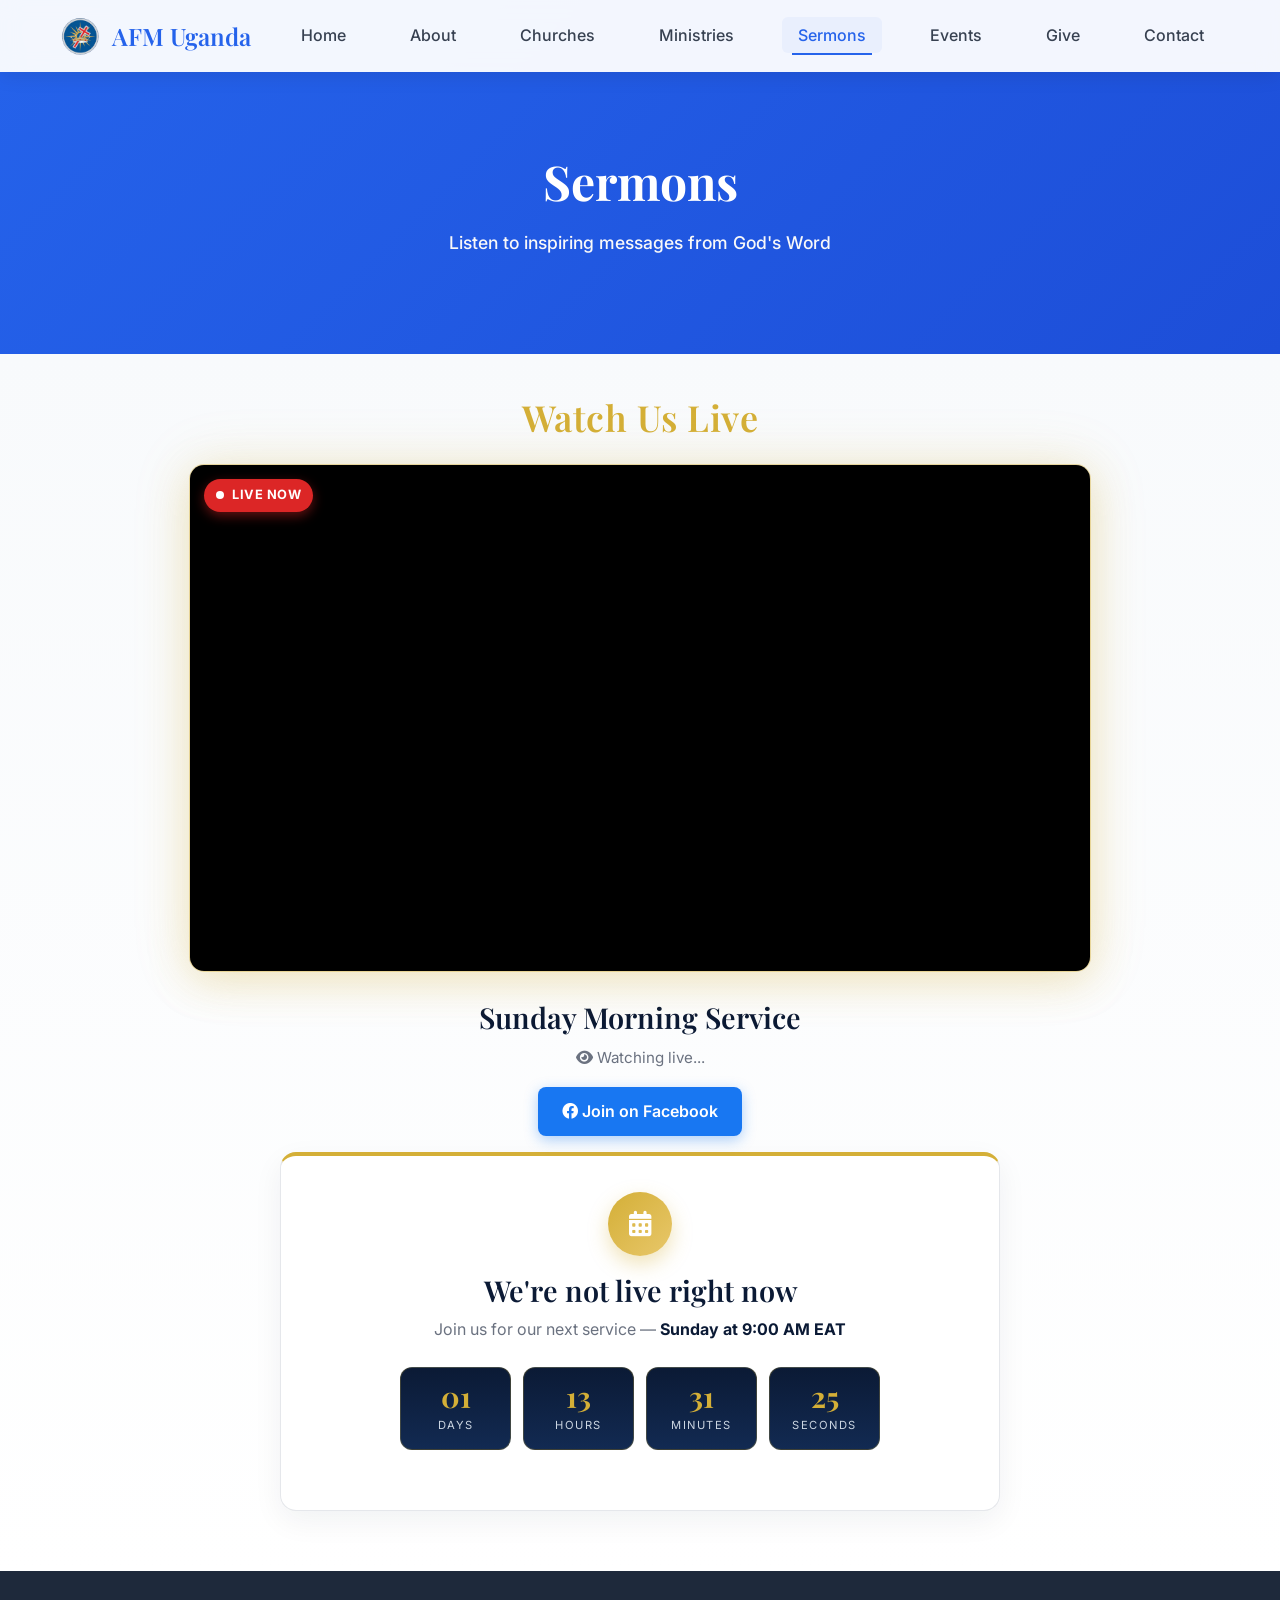
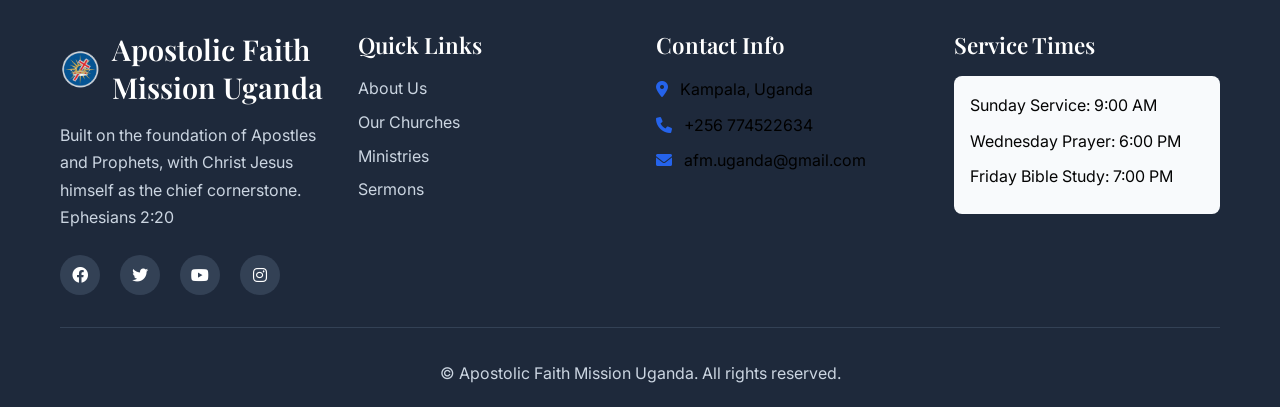
<file: sermons.html>
<!doctype html>
<html lang="en">
  <head>
    <meta charset="UTF-8" />
    <meta name="viewport" content="width=device-width, initial-scale=1.0" />
    <title>Sermons - Apostolic Faith Mission Uganda</title>
    <link rel="stylesheet" href="css/style.css" />
    <link
      href="https://fonts.googleapis.com/css2?family=Inter:wght@300;400;500;600;700&family=Playfair+Display:wght@400;500;600;700&display=swap"
      rel="stylesheet"
    />
    <link
      rel="stylesheet"
      href="https://cdnjs.cloudflare.com/ajax/libs/font-awesome/6.0.0/css/all.min.css"
    />
  </head>
  <body>
    <!-- Navigation -->
    <nav class="navbar">
      <div class="nav-container">
        <a href="index.html" class="nav-logo">
          <img src="images/afm-logo.png" alt="AFM Uganda Logo" />
          <span>AFM Uganda</span>
        </a>
        <ul class="nav-menu">
          <li><a href="index.html">Home</a></li>
          <li><a href="about.html">About</a></li>
          <li><a href="churches.html">Churches</a></li>
          <li><a href="ministries.html">Ministries</a></li>
          <li><a href="sermons.html" class="active">Sermons</a></li>
          <li><a href="events.html">Events</a></li>
          <li><a href="give.html">Give</a></li>
          <li><a href="contact.html">Contact</a></li>
        </ul>
        <div class="hamburger">
          <span></span>
          <span></span>
          <span></span>
        </div>
      </div>
    </nav>

    <!-- Page Header -->
    <section class="page-header">
      <div class="container">
        <h1>Sermons</h1>
        <p>Listen to inspiring messages from God's Word</p>
      </div>
    </section>


    <!-- Live Stream / Next Service Section -->
    <section class="live-section" id="live">
      <div class="container">
        <h2 class="live-heading">Watch Us Live</h2>
        <!-- Live embed (visible when IS_LIVE = true) -->
        <div class="live-online" id="liveOnline" hidden>
          <div class="live-video-wrapper">
            <span class="live-badge"
              ><span class="live-dot-pulse"></span> LIVE NOW</span
            >
            <div class="live-video-ratio">
              <iframe
                id="facebookLiveEmbed"
                src=""
                title="AFM Uganda Facebook Live"
                frameborder="0"
                scrolling="no"
                allowfullscreen="true"
                allow="
                  autoplay;
                  clipboard-write;
                  encrypted-media;
                  picture-in-picture;
                  web-share;
                "
              ></iframe>
            </div>
          </div>
          <div class="live-meta">
            <h3>Sunday Morning Service</h3>
            <p class="live-viewers-line">
              <i class="fas fa-eye"></i>
              <span id="liveViewers">Watching live...</span>
            </p>
            <a
              id="joinFacebookBtn"
              href="https://www.facebook.com/share/18gsmJHGoh/?mibextid=wwXIfr"
              target="_blank"
              rel="noopener"
              class="btn btn-primary live-cta"
            >
              <i class="fab fa-facebook"></i> Join on Facebook
            </a>
          </div>
        </div>

        <!-- Offline countdown (visible when IS_LIVE = false) -->
        <div class="live-offline" id="liveOffline">
          <div class="live-offline-icon">
            <i class="fas fa-calendar-alt"></i>
          </div>
          <h3>We're not live right now</h3>
          <p class="live-offline-sub">
            Join us for our next service —
            <strong id="nextServiceLabel">Sunday at 9:00 AM EAT</strong>
          </p>
          <div class="countdown" id="nextServiceCountdown">
            <div class="countdown-unit">
              <span class="countdown-value" data-unit="days">00</span>
              <span class="countdown-label">Days</span>
            </div>
            <div class="countdown-unit">
              <span class="countdown-value" data-unit="hours">00</span>
              <span class="countdown-label">Hours</span>
            </div>
            <div class="countdown-unit">
              <span class="countdown-value" data-unit="minutes">00</span>
              <span class="countdown-label">Minutes</span>
            </div>
            <div class="countdown-unit">
              <span class="countdown-value" data-unit="seconds">00</span>
              <span class="countdown-label">Seconds</span>
            </div>
          </div>
          
        </div>
      </div>
    </section>
    <!-- Sermon Filters 
    <section class="sermon-filters">
      <div class="container">
        <div class="filter-buttons">
          <button class="filter-btn active" data-filter="all">
            All Sermons
          </button>
          <button class="filter-btn" data-filter="recent">Recent</button>
          <button class="filter-btn" data-filter="series">Series</button>
          <button class="filter-btn" data-filter="popular">Popular</button>
        </div>
        <div class="sermon-search-wrapper">
          <i class="fas fa-search"></i>
          <input
            type="text"
            id="sermonSearch"
            placeholder="Search sermons by title or speaker..."
            autocomplete="off"
          />
        </div>
      </div>
    </section>-->

    <!-- Video Modal 
    <div id="videoModal" class="video-modal">
      <div class="video-modal-content">
        <span class="video-close">&times;</span>
        <div class="video-container">
          <video id="sermonVideo" controls preload="metadata">
            <source src="/placeholder.svg" type="video/mp4" />
            <source src="/placeholder.svg" type="video/webm" />
            Your browser does not support the video tag.
          </video>
        </div>
      </div>
    </div>-->

    <!-- Sermons Grid 
    <section class="sermons-section" id="sermonsGridSection">
      <div class="container">
        <div class="no-results" id="sermonNoResults" hidden>
          <i class="fas fa-church"></i>
          <h3>No sermons found</h3>
          <p>Try a different search term or filter.</p>
        </div>
        <div class="sermons-grid">
          <div
            class="sermon-card"
            data-category="recent popular"
            data-video="videos/Remember to thank God.mp4"
            data-title="Walking in Faith"
            data-pastor="Pastor John Mukasa"
            data-date="December 15, 2024"
            data-description="Discover how to trust God completely and walk by faith, not by sight, even in challenging times."
          >
            <div class="sermon-image">
              <img src="images/afm-logo.png" alt="Remember to thank God" />
              <div class="play-button">
                <i class="fas fa-play"></i>
              </div>
            </div>
            <div class="sermon-content">
              <h3>True Repentance</h3>
              <p class="sermon-pastor">Worship Team</p>
              <p class="sermon-date">May 31, 2026</span></p>
              <p class="sermon-description">
                Discover how to trust God completely and walk by faith, not by
                sight, even in challenging times.
              </p>

              <div class="sermon-actions">
                <button class="btn btn-primary sermon-play">
                  <i class="fas fa-play"></i> Watch
                </button>
                <button
                  class="btn btn-outline sermon-download"
                  data-download="videos/Remember to thank God.mp4"
                >
                  <i class="fas fa-download"></i> Download
                </button>
              </div>
            </div>
          </div>
         
          <div
            class="sermon-card"
            data-category="recent series"
            data-video="videos/gods-amazing-grace.mp4"
            data-title="God's Amazing Grace"
            data-pastor="Pastor Mary Nakato"
            data-date="December 8, 2024"
            data-description="Understanding the depth of God's grace and how it transforms our lives daily."
          >
            <div class="sermon-image">
              <img
                src="/placeholder.svg?height=200&width=350"
                alt="God's Amazing Grace"
              />
              <div class="play-button">
                <i class="fas fa-play"></i>
              </div>
              <div class="video-duration">38:15</div>
            </div>
            <div class="sermon-content">
              <h3>God's Amazing Grace</h3>
              <p class="sermon-pastor">Pastor Mary Nakato</p>
              <p class="sermon-date">December 8, 2024</p>
              <p class="sermon-description">
                Understanding the depth of God's grace and how it transforms our
                lives daily.
              </p>
              
              <div class="sermon-actions">
                <button class="btn btn-primary sermon-play">
                  <i class="fas fa-play"></i> Watch
                </button>
                <button
                  class="btn btn-outline sermon-download"
                  data-download="videos/gods-amazing-grace.mp4"
                >
                  <i class="fas fa-download"></i> Download
                </button>
              </div>
            </div>
          </div>

          <div
            class="sermon-card"
            data-category="recent popular"
            data-video="videos/living-in-hope.mp4"
            data-title="Living in Hope"
            data-pastor="Pastor David Ssali"
            data-date="December 1, 2024"
            data-description="Finding hope in God's promises even when circumstances seem hopeless."
          >
            <div class="sermon-image">
              <img
                src="/placeholder.svg?height=200&width=350"
                alt="Living in Hope"
              />
              <div class="play-button">
                <i class="fas fa-play"></i>
              </div>
              <div class="video-duration">42:08</div>
            </div>
            <div class="sermon-content">
              <h3>Living in Hope</h3>
              <p class="sermon-pastor">Pastor David Ssali</p>
              <p class="sermon-date">December 1, 2024</p>
              <p class="sermon-description">
                Finding hope in God's promises even when circumstances seem
                hopeless.
              </p>
              <div class="sermon-meta">
                <span class="sermon-duration"
                  ><i class="fas fa-clock"></i> 42 min</span
                >
                <span class="sermon-views"
                  ><i class="fas fa-eye"></i> 1,567 views</span
                >
              </div>
              <div class="sermon-actions">
                <button class="btn btn-primary sermon-play">
                  <i class="fas fa-play"></i> Watch
                </button>
                <button
                  class="btn btn-outline sermon-download"
                  data-download="videos/living-in-hope.mp4"
                >
                  <i class="fas fa-download"></i> Download
                </button>
              </div>
            </div>
          </div>

          <div
            class="sermon-card"
            data-category="series"
            data-video="videos/power-of-prayer.mp4"
            data-title="The Power of Prayer"
            data-pastor="Pastor Grace Tumusiime"
            data-date="November 24, 2024"
            data-description="Unlocking the transformative power of prayer in our daily lives and relationship with God."
          >
            <div class="sermon-image">
              <img
                src="/placeholder.svg?height=200&width=350"
                alt="The Power of Prayer"
              />
              <div class="play-button">
                <i class="fas fa-play"></i>
              </div>
              <div class="video-duration">35:42</div>
            </div>
            <div class="sermon-content">
              <h3>The Power of Prayer</h3>
              <p class="sermon-pastor">Pastor Grace Tumusiime</p>
              <p class="sermon-date">November 24, 2024</p>
              <p class="sermon-description">
                Unlocking the transformative power of prayer in our daily lives
                and relationship with God.
              </p>
              
              <div class="sermon-actions">
                <button class="btn btn-primary sermon-play">
                  <i class="fas fa-play"></i> Watch
                </button>
                <button
                  class="btn btn-outline sermon-download"
                  data-download="videos/power-of-prayer.mp4"
                >
                  <i class="fas fa-download"></i> Download
                </button>
              </div>
            </div>
          </div>

          <div
            class="sermon-card"
            data-category="popular series"
            data-video="videos/love-in-action.mp4"
            data-title="Love in Action"
            data-pastor="Pastor Samuel Okello"
            data-date="November 17, 2024"
            data-description="Demonstrating God's love through our actions and service to others in our community."
          >
            <div class="sermon-image">
              <img
                src="/placeholder.svg?height=200&width=350"
                alt="Love in Action"
              />
              <div class="play-button">
                <i class="fas fa-play"></i>
              </div>
              <div class="video-duration">40:25</div>
            </div>
            <div class="sermon-content">
              <h3>Love in Action</h3>
              <p class="sermon-pastor">Pastor Samuel Okello</p>
              <p class="sermon-date">November 17, 2024</p>
              <p class="sermon-description">
                Demonstrating God's love through our actions and service to
                others in our community.
              </p>
             
              <div class="sermon-actions">
                <button class="btn btn-primary sermon-play">
                  <i class="fas fa-play"></i> Watch
                </button>
                <button
                  class="btn btn-outline sermon-download"
                  data-download="videos/love-in-action.mp4"
                >
                  <i class="fas fa-download"></i> Download
                </button>
              </div>
            </div>
          </div>

          <div
            class="sermon-card"
            data-category="popular"
            data-video="videos/walking-in-wisdom.mp4"
            data-title="Walking in Wisdom"
            data-pastor="Pastor Rebecca Wanyama"
            data-date="November 10, 2024"
            data-description="Seeking and applying God's wisdom in our daily decisions and life choices."
          >
            <div class="sermon-image">
              <img
                src="/placeholder.svg?height=200&width=350"
                alt="Walking in Wisdom"
              />
              <div class="play-button">
                <i class="fas fa-play"></i>
              </div>
              <div class="video-duration">37:18</div>
            </div>
            <div class="sermon-content">
              <h3>Walking in Wisdom</h3>
              <p class="sermon-pastor">Pastor Rebecca Wanyama</p>
              <p class="sermon-date">November 10, 2024</p>
              <p class="sermon-description">
                Seeking and applying God's wisdom in our daily decisions and
                life choices.
              </p>
         
              <div class="sermon-actions">
                <button class="btn btn-primary sermon-play">
                  <i class="fas fa-play"></i> Watch
                </button>
                <button
                  class="btn btn-outline sermon-download"
                  data-download="videos/walking-in-wisdom.mp4"
                >
                  <i class="fas fa-download"></i> Download
                </button>
              </div>
            </div>
          </div> 
        </div>
      </div>
    </section> -->

    <!-- Footer -->
    <footer class="footer">
      <div class="container">
        <div class="footer-content">
          <div class="footer-section">
            <div class="footer-logo">
              <img src="images/afm-logo.png" alt="AFM Uganda Logo" />
              <h3>Apostolic Faith Mission Uganda</h3>
            </div>
            <p class="footer-p">
              Built on the foundation of Apostles and Prophets, with Christ
              Jesus himself as the chief cornerstone.<br />
              Ephesians 2:20
            </p>
            <div class="social-links">
              <a href="https://www.facebook.com/share/18gsmJHGoh/?mibextid=wwXIfr"
                target="_blank"
                rel="noopener noreferrer"><i class="fab fa-facebook"></i></a>
              <a href="#"><i class="fab fa-twitter"></i></a>
              <a href="#"><i class="fab fa-youtube"></i></a>
              <a href="#"><i class="fab fa-instagram"></i></a>
            </div>
          </div>
          <div class="footer-section">
            <h4>Quick Links</h4>
            <ul>
              <li><a href="about.html">About Us</a></li>
              <li><a href="churches.html">Our Churches</a></li>
              <li><a href="ministries.html">Ministries</a></li>
              <li><a href="sermons.html">Sermons</a></li>
            </ul>
          </div>
          <div class="footer-section">
            <h4>Contact Info</h4>
            <div class="contact-info">
              <p><i class="fas fa-map-marker-alt"></i> Kampala, Uganda</p>
              <p><i class="fas fa-phone"></i> +256 774522634 </p>
              <p><i class="fas fa-envelope"></i> afm.uganda@gmail.com</p>
            </div>
          </div>
          <div class="footer-section">
            <h4>Service Times</h4>
            <div class="service-times">
              <p>Sunday Service: 9:00 AM</p>
              <p>Wednesday Prayer: 6:00 PM</p>
              <p>Friday Bible Study: 7:00 PM</p>
            </div>
          </div>
        </div>
        <div class="footer-bottom">
          <p>
            &copy; <span id="year"></span> Apostolic Faith Mission Uganda. All
            rights reserved.
          </p>
        </div>
      </div>
    </footer>
    
    <script src="js/script.js"></script>
  </body>
</html>
</file>
<file: css/style.css>
/* Reset and Base Styles */
* {
  margin: 0;
  padding: 0;
  box-sizing: border-box;
}

body {
  font-family: "Inter", sans-serif;
  line-height: 1.6;
  color: #333;
  background-color: #fff;
}

.container {
  max-width: 1200px;
  margin: 0 auto;
  padding: 0 20px;
}

/* Typography */
h1,
h2,
h3,
h4,
h5,
h6 {
  font-family: "Playfair Display", serif;
  font-weight: 600;
  line-height: 1.3;
  margin-bottom: 1rem;
}

h1 {
  font-size: 3rem;
  font-weight: 700;
}

h2 {
  font-size: 2.5rem;
}

h3 {
  font-size: 1.8rem;
}

h4 {
  font-size: 1.4rem;
}

p {
  margin-bottom: 1rem;
  color: #374151;
  line-height: 1.7;
  font-weight: 400;
}

.hero-content p {
  color: #6b7280;
  font-size: 1.2rem;
  font-weight: 500;
}

.page-header p {
  color: #f8f8f9;
  font-size: 1.1rem;
  font-weight: 500;
}

/* Buttons */
.btn {
  display: inline-block;
  padding: 12px 24px;
  border-radius: 8px;
  text-decoration: none;
  font-weight: 600;
  text-align: center;
  cursor: pointer;
  border: none;
  transition: all 0.3s ease;
  position: relative;
  overflow: hidden;
}

.btn::before {
  content: "";
  position: absolute;
  top: 0;
  left: -100%;
  width: 100%;
  height: 100%;
  background: linear-gradient(
    90deg,
    transparent,
    rgba(255, 255, 255, 0.2),
    transparent
  );
  transition: left 0.5s;
}

.btn:hover::before {
  left: 100%;
}

.btn-primary {
  background: linear-gradient(135deg, #2563eb, #1d4ed8);
  color: white;
  box-shadow: 0 4px 15px rgba(37, 99, 235, 0.3);
}

.btn-primary:hover {
  background: linear-gradient(135deg, #1d4ed8, #1e40af);
  transform: translateY(-3px);
  box-shadow: 0 8px 25px rgba(37, 99, 235, 0.4);
}

.btn-secondary {
  background: transparent;
  color: #2563eb;
  border: 2px solid #2563eb;
}

.btn-secondary:hover {
  background: #2563eb;
  color: white;
  transform: translateY(-2px);
  box-shadow: 0 6px 20px rgba(37, 99, 235, 0.3);
}

.btn-outline {
  background: transparent;
  color: #374151;
  border: 2px solid #e5e7eb;
}

.btn-outline:hover {
  background: #f9fafb;
  border-color: #2563eb;
  color: #2563eb;
  transform: translateY(-2px);
}

.btn-large {
  padding: 16px 32px;
  font-size: 1.1rem;
}

/* Navigation */
.navbar {
  background: rgba(255, 255, 255, 0.95);
  backdrop-filter: blur(10px);
  position: fixed;
  top: 0;
  width: 100%;
  z-index: 1000;
  padding: 1rem 0;
  box-shadow: 0 2px 20px rgba(0, 0, 0, 0.1);
  transition: all 0.3s ease;
}

.navbar.scrolled {
  background: rgba(255, 255, 255, 0.98);
  box-shadow: 0 2px 30px rgba(0, 0, 0, 0.15);
}

.nav-container {
  display: flex;
  justify-content: space-between;
  align-items: center;
  max-width: 1200px;
  margin: 0 auto;
  padding: 0 20px;
}

.nav-logo {
  text-decoration: none;
  color: inherit;
  cursor: pointer;
  display: flex;
  align-items: center;
  gap: 12px;
}

.nav-logo img {
  width: 40px;
  height: 40px;
  object-fit: contain;
}

.nav-logo span {
  font-family: "Playfair Display", serif;
  font-size: 1.5rem;
  font-weight: 600;
  color: #2563eb;
}

.nav-menu {
  display: flex;
  list-style: none;
  gap: 2rem;
}

.nav-menu a {
  color: #374151;
  text-decoration: none;
  font-weight: 500;
  padding: 0.5rem 1rem;
  border-radius: 6px;
  transition: all 0.3s ease;
  position: relative;
}

.nav-menu a::after {
  content: "";
  position: absolute;
  bottom: -2px;
  left: 50%;
  width: 0;
  height: 2px;
  background: #2563eb;
  transition: all 0.3s ease;
  transform: translateX(-50%);
}

.nav-menu a:hover::after,
.nav-menu a.active::after {
  width: 80%;
}

.nav-menu a:hover,
.nav-menu a.active {
  color: #2563eb;
  background: rgba(37, 99, 235, 0.05);
}

/* Hamburger */
.hamburger {
  display: none;
  flex-direction: column;
  cursor: pointer;
  gap: 5px;
}

.hamburger span {
  display: block;
  width: 25px;
  height: 3px;
  background: #374151;
  border-radius: 3px;
  transition: all 0.3s ease;
}

.hamburger.active span:nth-child(1) {
  transform: translateY(8px) rotate(45deg);
}

.hamburger.active span:nth-child(2) {
  opacity: 0;
}

.hamburger.active span:nth-child(3) {
  transform: translateY(-8px) rotate(-45deg);
}

/* Mobile */
@media (max-width: 968px) {
  .hamburger {
    display: flex;
  }

  .nav-menu {
    position: fixed;
    top: 70px;
    left: 0;
    width: 100%;
    background: rgba(255, 255, 255, 0.98);
    flex-direction: column;
    align-items: center;
    gap: 0;
    padding: 0;
    max-height: 0;
    overflow-y: auto;
    transition:
      max-height 0.3s ease,
      padding 0.3s ease;
    box-shadow: 0 10px 20px rgba(0, 0, 0, 0.1);
  }

  .nav-menu.active {
    max-height: 250px;
    padding: 0.5rem 0;
  }

  .nav-menu li {
    width: 100%;
    text-align: center;
  }

  .nav-menu a {
    display: block;
    padding: 0.85rem 1rem;
    border-radius: 0;
    border-bottom: 1px solid rgba(0, 0, 0, 0.05);
  }

  .nav-menu a::after {
    display: none;
  }

  .hero {
    flex-direction: column;
    padding: 100px 20px 60px;
    min-height: auto;
  }

  .hero-content {
    max-width: 100%;
    text-align: center;
    margin-bottom: 2rem;
  }

  .hero-content h1 {
    font-size: 2rem;
  }

  .hero-content p {
    font-size: 1rem;
  }

  /* Image slider fix */
  .hero-image {
    width: 100%;
  }

  .hero-image .hero-slider {
    min-height: 240px;
    border-radius: 10px;
  }
  

  .hero-slider .hero-slides {
    width: 100%;
    height: 100%;
    height: 240px;
    object-fit: cover; /* fills the box, crops edges slightly */
    object-position: center; /* centers the focal point */
  }
}

.hamburger {
  display: none;
  flex-direction: column;
  cursor: pointer;
  padding: 0.5rem;
}

.hamburger span {
  width: 25px;
  height: 3px;
  background: #374151;
  margin: 3px 0;
  transition: all 0.3s ease;
  border-radius: 2px;
}

.hamburger.active span:nth-child(1) {
  transform: rotate(45deg) translate(6px, 6px);
}

.hamburger.active span:nth-child(2) {
  opacity: 0;
}

.hamburger.active span:nth-child(3) {
  transform: rotate(-45deg) translate(6px, -6px);
}

/* Hero Section */
.hero {
  display: flex;
  align-items: center;
  min-height: 100vh;
  padding: 120px 20px 80px;
  background: linear-gradient(135deg, #f8fafc 0%, #e2e8f0 100%);
}

.hero-content {
  flex: 1;
  max-width: 600px;
  margin-bottom: 3rem;
}

.hero-content h1 {
  font-size: 3.5rem;
  color: #1e293b;
  margin-bottom: 1.5rem;
}

.hero-content p {
  font-size: 1.1rem;
  margin-bottom: 2rem;
}

.hero-buttons {
  display: flex;
  gap: 1rem;
  flex-wrap: wrap;
  justify-content: center;
}
/* === HERO IMAGE SLIDER === */
.hero-image .hero-slider {
  position: relative;
  width: 100%;
  height: 100%;
  min-height: 360px;
  border-radius: 16px;
  overflow: hidden;
  box-shadow: 0 20px 50px rgba(11, 26, 53, 0.25);
}
.hero-slider .hero-slides {
  position: relative;
  width: 100%;
  height: 100%;
  min-height: inherit;
}
.hero-slider .hero-slide {
  position: absolute;
  inset: 0;
  width: 100%;
  height: 100%;
  object-fit: cover;
  opacity: 0;
  transform: scale(1.04);
  transition:
    opacity 1s ease-in-out,
    transform 6s ease-out;
}
.hero-slider .hero-slide.active {
  opacity: 1;
  transform: scale(1);
  z-index: 1;
}
.hero-slider-dots {
  position: absolute;
  left: 0;
  right: 0;
  bottom: 14px;
  display: flex;
  justify-content: center;
  gap: 8px;
  z-index: 2;
}
.hero-slider-dots button {
  width: 10px;
  height: 10px;
  border-radius: 50%;
  border: none;
  padding: 0;
  background: rgba(255, 255, 255, 0.55);
  cursor: pointer;
  transition:
    background 0.3s ease,
    transform 0.3s ease;
}
.hero-slider-dots button.active {
  background: #d4af37;
  transform: scale(1.25);
}

.hero-image {
  flex: 1;
  text-align: center;
}

.hero-image img {
  max-width: 100%;
  height: auto;
  border-radius: 12px;
  box-shadow: 0 20px 40px rgba(0, 0, 0, 0.1);

  transition:
    transform 0.3s ease,
    filter 0.3s ease,
    box-shadow 0.3s ease;
  cursor: pointer;
}

.hero-image img:hover {
  transform: scale(1.03);
  filter: brightness(1.1);
  box-shadow: 0 25px 50px rgba(0, 0, 0, 0.15);
}

/* Features Section */
.features {
  padding: 80px 20px;
  background: white;
}

.features-grid {
  display: grid;
  grid-template-columns: repeat(auto-fit, minmax(300px, 1fr));
  gap: 2rem;
  margin-top: 3rem;
}

.feature-card {
  text-align: center;
  padding: 2rem;
  border-radius: 12px;
  background: #f8fafc;
  transition: all 0.4s ease;
  position: relative;
  overflow: hidden;
}

.feature-card::before {
  content: "";
  position: absolute;
  top: 0;
  left: 0;
  right: 0;
  height: 4px;
  background: linear-gradient(90deg, #2563eb, #1d4ed8);
  transform: scaleX(0);
  transition: transform 0.3s ease;
}

.feature-card:hover {
  transform: translateY(-8px);
  box-shadow: 0 12px 40px rgba(0, 0, 0, 0.15);
}

.feature-card:hover::before {
  transform: scaleX(1);
}

.feature-icon {
  width: 80px;
  height: 80px;
  background: linear-gradient(135deg, #2563eb, #1d4ed8);
  border-radius: 50%;
  display: flex;
  align-items: center;
  justify-content: center;
  margin: 0 auto 1.5rem;
  transition: all 0.4s ease;
  box-shadow: 0 4px 15px rgba(37, 99, 235, 0.3);
}

.feature-icon:hover {
  transform: scale(1.1) rotate(5deg);
  box-shadow: 0 8px 25px rgba(37, 99, 235, 0.4);
}

.feature-icon i {
  font-size: 2rem;
  color: white;
  transition: all 0.3s ease;
}

/* Latest Sermons */
.latest-sermons {
  padding: 80px 20px;
  background: #f8fafc;
}

.latest-sermons h2 {
  text-align: center;
  margin-bottom: 3rem;
}

.sermons-grid {
  display: grid;
  grid-template-columns: repeat(auto-fit, minmax(300px, 1fr));
  gap: 2rem;
}

.sermon-card {
  background: white;
  border-radius: 12px;
  overflow: hidden;
  box-shadow: 0 4px 20px rgba(0, 0, 0, 0.1);
  transition: all 0.4s ease;
  position: relative;
  overflow: hidden;
}

.sermon-card::before {
  content: "";
  position: absolute;
  top: 0;
  left: 0;
  right: 0;
  height: 4px;
  background: linear-gradient(90deg, #2563eb, #1d4ed8);
  transform: scaleX(0);
  transition: transform 0.3s ease;
}

.sermon-card:hover {
  transform: translateY(-8px);
  box-shadow: 0 12px 40px rgba(0, 0, 0, 0.15);
}

.sermon-card:hover::before {
  transform: scaleX(1);
}

.sermon-card img {
  width: 100%;
  height: 200px;
  object-fit: cover;
}

.sermon-content {
  padding: 1.5rem;
}

.sermon-date {
  color: #2563eb;
  font-weight: 500;
  font-size: 0.9rem;
}

/* Upcoming Events */
.upcoming-events {
  padding: 80px 20px;
  background: white;
}

.upcoming-events h2 {
  text-align: center;
  margin-bottom: 3rem;
}

.events-grid {
  display: grid;
  gap: 1.5rem;
  margin-bottom: 3rem;
}

.event-card {
  display: flex;
  align-items: center;
  background: #f8fafc;
  border-radius: 12px;
  padding: 1.5rem;
  gap: 1.5rem;
  transition: all 0.4s ease;
  position: relative;
  overflow: hidden;
}

.event-card::before {
  content: "";
  position: absolute;
  top: 0;
  left: 0;
  right: 0;
  height: 4px;
  background: linear-gradient(90deg, #2563eb, #1d4ed8);
  transform: scaleX(0);
  transition: transform 0.3s ease;
}

.event-card:hover {
  transform: translateY(-8px);
  box-shadow: 0 12px 40px rgba(0, 0, 0, 0.15);
}

.event-card:hover::before {
  transform: scaleX(1);
}

.event-date {
  text-align: center;
  background: #2563eb;
  color: white;
  border-radius: 8px;
  padding: 1rem;
  min-width: 80px;
}

.event-date .day {
  display: block;
  font-size: 1.5rem;
  font-weight: 700;
}

.event-date .month {
  display: block;
  font-size: 0.9rem;
  text-transform: uppercase;
}

.event-content h3 {
  margin-bottom: 0.5rem;
}

.event-content p {
  margin-bottom: 0.5rem;
  font-size: 0.9rem;
}

.text-center {
  text-align: center;
}

/* Page Header */
.page-header {
  background: linear-gradient(135deg, #2563eb, #1d4ed8);
  color: white;
  text-align: center;
  padding: 150px 20px 80px;
}

.page-header h1 {
  font-size: 3rem;
  margin-bottom: 1rem;
}

/* About Content */
.about-content {
  padding: 80px 20px;
}

.about-grid {
  display: grid;
  grid-template-columns: 1fr 1fr;
  gap: 3rem;
  align-items: center;
}

.about-image img {
  width: 100%;
  border-radius: 12px;
  box-shadow: 0 10px 30px rgba(0, 0, 0, 0.1);
}

/* Mission Vision Values */
.mission-vision {
  padding: 80px 20px;
  background: #f8fafc;
}

.mvv-grid {
  display: grid;
  grid-template-columns: repeat(auto-fit, minmax(300px, 1fr));
  gap: 2rem;
  margin-top: 3rem;
}

.mvv-card {
  background: white;
  padding: 2rem;
  border-radius: 12px;
  text-align: center;
  box-shadow: 0 4px 20px rgba(0, 0, 0, 0.1);
  transition: all 0.4s ease;
  position: relative;
  overflow: hidden;
}

.mvv-card::before {
  content: "";
  position: absolute;
  top: 0;
  left: 0;
  right: 0;
  height: 4px;
  background: linear-gradient(90deg, #2563eb, #1d4ed8);
  transform: scaleX(0);
  transition: transform 0.3s ease;
}

.mvv-card:hover {
  transform: translateY(-8px);
  box-shadow: 0 12px 40px rgba(0, 0, 0, 0.15);
}

.mvv-card:hover::before {
  transform: scaleX(1);
}

.mvv-icon {
  width: 80px;
  height: 80px;
  background: linear-gradient(135deg, #2563eb, #1d4ed8);
  border-radius: 50%;
  display: flex;
  align-items: center;
  justify-content: center;
  margin: 0 auto 1.5rem;
  transition: all 0.4s ease;
  box-shadow: 0 4px 15px rgba(37, 99, 235, 0.3);
}

.mvv-icon:hover {
  transform: scale(1.1) rotate(5deg);
  box-shadow: 0 8px 25px rgba(37, 99, 235, 0.4);
}

.mvv-icon i {
  font-size: 2rem;
  color: white;
  transition: all 0.3s ease;
}

.mvv-card ul {
  list-style: none;
  text-align: left;
}

.mvv-card li {
  padding: 0.5rem 0;
  border-bottom: 1px solid #e5e7eb;
}

.mvv-card li:last-child {
  border-bottom: none;
}

/* Leadership */
.leadership {
  padding: 80px 20px;
}

.leadership h2 {
  text-align: center;
  margin-bottom: 3rem;
}

.leadership-grid {
  display: grid;
  grid-template-columns: repeat(auto-fit, minmax(250px, 1fr));
  gap: 2rem;
}

.leader-card {
  text-align: center;
  background: white;
  border-radius: 12px;
  padding: 2rem;
  box-shadow: 0 4px 20px rgba(0, 0, 0, 0.1);
  transition: all 0.4s ease;
  position: relative;
  overflow: hidden;
}

.leader-card::before {
  content: "";
  position: absolute;
  top: 0;
  left: 0;
  right: 0;
  height: 4px;
  background: linear-gradient(90deg, #2563eb, #1d4ed8);
  transform: scaleX(0);
  transition: transform 0.3s ease;
}

.leader-card:hover {
  transform: translateY(-8px);
  box-shadow: 0 12px 40px rgba(0, 0, 0, 0.15);
}

.leader-card:hover::before {
  transform: scaleX(1);
}

.leader-card img {
  width: 150px;
  height: 150px;
  border-radius: 50%;
  object-fit: cover;
  margin-bottom: 1rem;
}

.leader-card .title {
  color: #2563eb;
  font-weight: 500;
  margin-bottom: 1rem;
}

/* Churches Section */
.churches-section {
  padding: 80px 20px;
}

.churches-grid {
  display: grid;
  grid-template-columns: repeat(auto-fit, minmax(350px, 1fr));
  gap: 2rem;
}

.church-card {
  background: white;
  border-radius: 12px;
  overflow: hidden;
  box-shadow: 0 4px 20px rgba(0, 0, 0, 0.1);
  transition: all 0.4s ease;
  position: relative;
  overflow: hidden;
}

.church-card::before {
  content: "";
  position: absolute;
  top: 0;
  left: 0;
  right: 0;
  height: 4px;
  background: linear-gradient(90deg, #2563eb, #1d4ed8);
  transform: scaleX(0);
  transition: transform 0.3s ease;
}

.church-card:hover {
  transform: translateY(-8px);
  box-shadow: 0 12px 40px rgba(0, 0, 0, 0.15);
}

.church-card:hover::before {
  transform: scaleX(1);
}

.church-card img {
  width: 100%;
  height: 250px;
  object-fit: cover;
}

.church-content {
  padding: 2rem;
}

.church-address,
.church-pastor {
  color: #666;
  margin-bottom: 0.5rem;
}

.church-address i,
.church-pastor i {
  color: #2563eb;
  margin-right: 0.5rem;
}

.service-times {
  background: #f8fafc;
  padding: 1rem;
  border-radius: 8px;
  margin: 1rem 0;
}

.service-times h4 {
  color: #2563eb;
  margin-bottom: 0.5rem;
}

.church-contact p {
  margin-bottom: 0.5rem;
}

.church-contact i {
  color: #2563eb;
  margin-right: 0.5rem;
}

/* Ministries Section */
.ministries-section {
  padding: 80px 20px;
}

.ministries-grid {
  display: grid;
  grid-template-columns: repeat(auto-fit, minmax(300px, 1fr));
  gap: 2rem;
}

.ministry-card {
  background: white;
  border-radius: 12px;
  padding: 2rem;
  box-shadow: 0 4px 20px rgba(0, 0, 0, 0.1);
  transition: all 0.4s ease;
  position: relative;
  overflow: hidden;
}

.ministry-card::before {
  content: "";
  position: absolute;
  top: 0;
  left: 0;
  right: 0;
  height: 4px;
  background: linear-gradient(90deg, #2563eb, #1d4ed8);
  transform: scaleX(0);
  transition: transform 0.3s ease;
}

.ministry-card:hover {
  transform: translateY(-8px);
  box-shadow: 0 12px 40px rgba(0, 0, 0, 0.15);
}

.ministry-card:hover::before {
  transform: scaleX(1);
}

.ministry-icon {
  width: 80px;
  height: 80px;
  background: linear-gradient(135deg, #2563eb, #1d4ed8);
  border-radius: 50%;
  display: flex;
  align-items: center;
  justify-content: center;
  margin-bottom: 1.5rem;
  transition: all 0.4s ease;
  box-shadow: 0 4px 15px rgba(37, 99, 235, 0.3);
}

.ministry-icon:hover {
  transform: scale(1.1) rotate(5deg);
  box-shadow: 0 8px 25px rgba(37, 99, 235, 0.4);
}

.ministry-icon i {
  font-size: 2rem;
  color: white;
  transition: all 0.3s ease;
}

.ministry-activities {
  list-style: none;
  margin: 1.5rem 0;
}

.ministry-activities li {
  padding: 0.5rem 0;
  border-bottom: 1px solid #e5e7eb;
  position: relative;
  padding-left: 1.5rem;
}

.ministry-activities li:before {
  content: "•";
  color: #2563eb;
  position: absolute;
  left: 0;
}

.ministry-activities li:last-child {
  border-bottom: none;
}

.ministry-contact {
  background: #f8fafc;
  padding: 1rem;
  border-radius: 8px;
  margin-top: 1.5rem;
}

.ministry-contact p {
  margin-bottom: 0.5rem;
  font-size: 0.9rem;
}

/* Get Involved */
.get-involved {
  padding: 80px 20px;
  background: linear-gradient(135deg, #2563eb, #1d4ed8);
  color: white;
  text-align: center;
}

.get-involved h2 {
  color: white;
  margin-bottom: 1rem;
}

.get-involved p {
  color: rgba(255, 255, 255, 0.9);
  margin-bottom: 2rem;
  font-size: 1.1rem;
}

/* Sermons Page */
.sermon-filters {
  padding: 40px 20px;
  background: #f8fafc;
}

.filter-buttons {
  display: flex;
  justify-content: center;
  gap: 1rem;
  flex-wrap: wrap;
}

.filter-btn {
  background: white;
  color: #6b7280;
  border: 2px solid #e5e7eb;
  padding: 10px 20px;
  border-radius: 25px;
  cursor: pointer;
  transition: all 0.3s ease;
  font-weight: 500;
  position: relative;
  overflow: hidden;
}

.filter-btn::before {
  content: "";
  position: absolute;
  top: 0;
  left: -100%;
  width: 100%;
  height: 100%;
  background: linear-gradient(
    90deg,
    transparent,
    rgba(37, 99, 235, 0.1),
    transparent
  );
  transition: left 0.5s;
}

.filter-btn:hover::before {
  left: 100%;
}

.filter-btn.active,
.filter-btn:hover {
  background: #2563eb;
  color: white;
  border-color: #2563eb;
  transform: translateY(-2px);
  box-shadow: 0 6px 20px rgba(37, 99, 235, 0.3);
}

.sermons-section {
  padding: 80px 20px;
}

.sermon-card {
  position: relative;
  overflow: hidden;
}

.sermon-image {
  position: relative;
  overflow: hidden;
}

.play-button {
  position: absolute;
  top: 50%;
  left: 50%;
  transform: translate(-50%, -50%);
  width: 70px;
  height: 70px;
  background: rgba(37, 99, 235, 0.9);
  border: none;
  border-radius: 50%;
  color: white;
  font-size: 1.8rem;
  cursor: pointer;
  transition: all 0.3s ease;
  display: flex;
  align-items: center;
  justify-content: center;
  opacity: 0;
  backdrop-filter: blur(10px);
  box-shadow: 0 8px 25px rgba(37, 99, 235, 0.4);
}

.sermon-card:hover .play-button {
  opacity: 1;
  transform: translate(-50%, -50%) scale(1.1);
}

.sermon-card .play-button:hover {
  background: rgba(29, 78, 216, 0.95);
  box-shadow: 0 12px 35px rgba(37, 99, 235, 0.6);
}

.video-duration {
  position: absolute;
  bottom: 10px;
  right: 10px;
  background: rgba(0, 0, 0, 0.8);
  color: white;
  padding: 4px 8px;
  border-radius: 4px;
  font-size: 0.875rem;
  font-weight: 500;
  backdrop-filter: blur(5px);
}

.sermon-meta {
  display: flex;
  gap: 1rem;
  margin: 1rem 0;
  font-size: 0.9rem;
  color: #666;
}

.sermon-actions {
  display: flex;
  gap: 1rem;
  margin-top: 1rem;
}

.sermon-series {
  padding: 80px 20px;
  background: #f8fafc;
}

.series-card {
  display: grid;
  grid-template-columns: 1fr 1fr;
  gap: 3rem;
  align-items: center;
  background: white;
  border-radius: 12px;
  overflow: hidden;
  box-shadow: 0 4px 20px rgba(0, 0, 0, 0.1);
  transition: all 0.4s ease;
  position: relative;
  overflow: hidden;
}

.series-card::before {
  content: "";
  position: absolute;
  top: 0;
  left: 0;
  right: 0;
  height: 4px;
  background: linear-gradient(90deg, #2563eb, #1d4ed8);
  transform: scaleX(0);
  transition: transform 0.3s ease;
}

.series-card:hover {
  transform: translateY(-8px);
  box-shadow: 0 12px 40px rgba(0, 0, 0, 0.15);
}

.series-card:hover::before {
  transform: scaleX(1);
}

.series-image img {
  width: 100%;
  height: 300px;
  object-fit: cover;
}

.series-content {
  padding: 2rem;
}

.series-info {
  background: #f8fafc;
  padding: 1rem;
  border-radius: 8px;
  margin: 1.5rem 0;
}

.series-info p {
  margin-bottom: 0.5rem;
}

/* Events Page */
.featured-event {
  padding: 80px 20px;
  background: #f8fafc;
}

.featured-event-card {
  display: grid;
  grid-template-columns: 1fr 1fr;
  gap: 3rem;
  align-items: center;
  background: white;
  border-radius: 12px;
  overflow: hidden;
  box-shadow: 0 4px 20px rgba(0, 0, 0, 0.1);
  transition: all 0.4s ease;
  position: relative;
  overflow: hidden;
}

.featured-event-card::before {
  content: "";
  position: absolute;
  top: 0;
  left: 0;
  right: 0;
  height: 4px;
  background: linear-gradient(90deg, #2563eb, #1d4ed8);
  transform: scaleX(0);
  transition: transform 0.3s ease;
}

.featured-event-card:hover {
  transform: translateY(-8px);
  box-shadow: 0 12px 40px rgba(0, 0, 0, 0.15);
}

.featured-event-card:hover::before {
  transform: scaleX(1);
}

.featured-event-image img {
  width: 100%;
  height: 400px;
  object-fit: cover;
}

.featured-event-content {
  padding: 2rem;
}

.event-badge {
  background: #2563eb;
  color: white;
  padding: 0.5rem 1rem;
  border-radius: 20px;
  font-size: 0.9rem;
  display: inline-block;
  margin-bottom: 1rem;
}

.event-details {
  background: #f8fafc;
  padding: 1rem;
  border-radius: 8px;
  margin: 1.5rem 0;
}

.event-details p {
  margin-bottom: 0.5rem;
}

.event-details i {
  color: #2563eb;
  margin-right: 0.5rem;
}

.events-calendar {
  padding: 80px 20px;
}

.calendar-filters {
  display: flex;
  justify-content: center;
  gap: 1rem;
  margin-bottom: 3rem;
  flex-wrap: wrap;
}

.event-registration {
  padding: 80px 20px;
  background: linear-gradient(135deg, #2563eb, #1d4ed8);
  color: white;
  text-align: center;
}

.registration-content h2 {
  color: white;
  margin-bottom: 1rem;
}

.registration-content p {
  color: rgba(255, 255, 255, 0.9);
  margin-bottom: 2rem;
}

.newsletter-form {
  display: flex;
  gap: 1rem;
  justify-content: center;
  max-width: 500px;
  margin: 0 auto;
}

.newsletter-form input {
  flex: 1;
  padding: 12px 16px;
  border: none;
  border-radius: 8px;
  font-size: 1rem;
}

/* Giving Page */
.giving-intro {
  padding: 80px 20px;
}

.giving-content {
  max-width: 800px;
  margin: 0 auto;
  text-align: center;
}

.giving-content blockquote {
  background: #f8fafc;
  padding: 2rem;
  border-left: 4px solid #2563eb;
  margin: 2rem 0;
  font-style: italic;
  font-size: 1.1rem;
}

.giving-options {
  padding: 80px 20px;
  background: #f8fafc;
}

.giving-methods {
  display: grid;
  grid-template-columns: repeat(auto-fit, minmax(300px, 1fr));
  gap: 2rem;
  margin-top: 3rem;
}

.giving-method {
  background: white;
  padding: 2rem;
  border-radius: 12px;
  text-align: center;
  box-shadow: 0 4px 20px rgba(0, 0, 0, 0.1);
  transition: all 0.4s ease;
  position: relative;
  overflow: hidden;
}

.giving-method::before {
  content: "";
  position: absolute;
  top: 0;
  left: 0;
  right: 0;
  height: 4px;
  background: linear-gradient(90deg, #2563eb, #1d4ed8);
  transform: scaleX(0);
  transition: transform 0.3s ease;
}

.giving-method:hover {
  transform: translateY(-8px);
  box-shadow: 0 12px 40px rgba(0, 0, 0, 0.15);
}

.giving-method:hover::before {
  transform: scaleX(1);
}

.method-icon {
  width: 80px;
  height: 80px;
  background: linear-gradient(135deg, #2563eb, #1d4ed8);
  border-radius: 50%;
  display: flex;
  align-items: center;
  justify-content: center;
  margin: 0 auto 1.5rem;
  transition: all 0.4s ease;
  box-shadow: 0 4px 15px rgba(37, 99, 235, 0.3);
}

.method-icon:hover {
  transform: scale(1.1) rotate(5deg);
  box-shadow: 0 8px 25px rgba(37, 99, 235, 0.4);
}

.method-icon i {
  font-size: 2rem;
  color: white;
  transition: all 0.3s ease;
}

.mobile-money-details,
.bank-details,
.in-person-details {
  background: #f8fafc;
  padding: 1.5rem;
  border-radius: 8px;
  margin-top: 1.5rem;
  text-align: left;
}

.mm-option {
  margin-bottom: 1rem;
}

.mm-option:last-child {
  margin-bottom: 0;
}

.secure-note {
  color: #666;
  font-size: 0.9rem;
  margin-top: 1rem;
}

.secure-note i {
  color: #10b981;
  margin-right: 0.5rem;
}

.giving-categories {
  padding: 80px 20px;
}

.categories-grid {
  display: grid;
  grid-template-columns: repeat(auto-fit, minmax(300px, 1fr));
  gap: 2rem;
  margin-top: 3rem;
}

.category-card {
  background: white;
  padding: 2rem;
  border-radius: 12px;
  text-align: center;
  box-shadow: 0 4px 20px rgba(0, 0, 0, 0.1);
  transition: all 0.4s ease;
  position: relative;
  overflow: hidden;
}

.category-card::before {
  content: "";
  position: absolute;
  top: 0;
  left: 0;
  right: 0;
  height: 4px;
  background: linear-gradient(90deg, #2563eb, #1d4ed8);
  transform: scaleX(0);
  transition: transform 0.3s ease;
}

.category-card:hover {
  transform: translateY(-8px);
  box-shadow: 0 12px 40px rgba(0, 0, 0, 0.15);
}

.category-card:hover::before {
  transform: scaleX(1);
}

.category-icon {
  width: 80px;
  height: 80px;
  background: linear-gradient(135deg, #2563eb, #1d4ed8);
  border-radius: 50%;
  display: flex;
  align-items: center;
  justify-content: center;
  margin: 0 auto 1.5rem;
  transition: all 0.4s ease;
  box-shadow: 0 4px 15px rgba(37, 99, 235, 0.3);
}

.category-icon:hover {
  transform: scale(1.1) rotate(5deg);
  box-shadow: 0 8px 25px rgba(37, 99, 235, 0.4);
}

.category-icon i {
  font-size: 2rem;
  color: white;
  transition: all 0.3s ease;
}

.online-giving-form {
  padding: 80px 20px;
  background: #f8fafc;
}

.form-container {
  max-width: 600px;
  margin: 0 auto;
  background: white;
  padding: 3rem;
  border-radius: 12px;
  box-shadow: 0 4px 20px rgba(0, 0, 0, 0.1);
}

.giving-form .form-group {
  margin-bottom: 1.5rem;
}

.giving-form label {
  display: block;
  margin-bottom: 0.5rem;
  font-weight: 600;
  color: #374151;
}

.giving-form input,
.giving-form select,
.giving-form textarea {
  width: 100%;
  padding: 12px 16px;
  border: 2px solid #e5e7eb;
  border-radius: 8px;
  font-size: 1rem;
  transition: all 0.3s ease;
  background: white;
}

.giving-form input:focus,
.giving-form select:focus,
.giving-form textarea:focus {
  outline: none;
  border-color: #2563eb;
  box-shadow: 0 0 0 3px rgba(37, 99, 235, 0.1);
  transform: translateY(-1px);
}

.checkbox-group {
  display: flex;
  align-items: center;
  gap: 0.5rem;
}

.checkbox-group input[type="checkbox"] {
  width: auto;
}

.giving-impact {
  padding: 80px 20px;
}

.giving-impact h2 {
  text-align: center;
  margin-bottom: 3rem;
}

.impact-stats {
  display: grid;
  grid-template-columns: repeat(auto-fit, minmax(200px, 1fr));
  gap: 2rem;
  text-align: center;
}

.impact-stat {
  background: white;
  padding: 2rem;
  border-radius: 12px;
  box-shadow: 0 4px 20px rgba(0, 0, 0, 0.1);
  transition: all 0.4s ease;
  position: relative;
  overflow: hidden;
}

.impact-stat::before {
  content: "";
  position: absolute;
  top: 0;
  left: 0;
  right: 0;
  height: 4px;
  background: linear-gradient(90deg, #2563eb, #1d4ed8);
  transform: scaleX(0);
  transition: transform 0.3s ease;
}

.impact-stat:hover {
  transform: translateY(-8px);
  box-shadow: 0 12px 40px rgba(0, 0, 0, 0.15);
}

.impact-stat:hover::before {
  transform: scaleX(1);
}

.stat-number {
  font-size: 3rem;
  font-weight: 700;
  color: #2563eb;
  margin-bottom: 0.5rem;
}

.stat-label {
  font-size: 1.1rem;
  color: #666;
}

/* Contact Page */
.contact-section {
  padding: 80px 20px;
}

.contact-grid {
  display: grid;
  grid-template-columns: 1fr 1fr;
  gap: 4rem;
}

.contact-info h2 {
  margin-bottom: 1.5rem;
}

.contact-details {
  margin: 2rem 0;
}

.contact-item {
  display: flex;
  align-items: flex-start;
  gap: 1rem;
  margin-bottom: 2rem;
}

.contact-icon {
  width: 50px;
  height: 50px;
  background: linear-gradient(135deg, #353636, #454f49);
  border-radius: 50%;
  display: flex;
  align-items: center;
  justify-content: center;
  margin-right: 1rem;

  transition:
    transform 0.3s ease,
    box-shadow 0.3s ease,
    filter 0.3s ease;
  cursor: pointer;
}

.contact-icon:hover {
  transform: scale(1.1);
  box-shadow: 0 4px 12px rgba(0, 0, 0, 0.2);
  filter: brightness(1.15);
}

.contact-icon i {
  font-size: 1.5rem;
  color: white;
}

.contact-text h4 {
  margin-bottom: 0.5rem;
  color: #374151;
}

.contact-text p {
  color: #666;
  margin-bottom: 0;
}
.contact-text a {
  color: inherit; /* keeps your existing text color */
  text-decoration: none; /* removes underline */
  cursor: pointer;
}

.contact-text a:hover {
  text-decoration: underline; /* optional: underline on hover */
}

.social-links h4 {
  margin-bottom: 1rem;
}

.social-icons {
  display: flex;
  gap: 1rem;
}

.social-icons a {
  display: inline-flex;
  align-items: center;
  justify-content: center;
  width: 45px;
  height: 45px;
  background: #abb0b7;
  border-radius: 50%;
  margin: 0 0.5rem;
  color: #6b7280;
  text-decoration: none;
  transition: all 0.3s ease;
  position: relative;
  overflow: hidden;
}

.social-icons a::before {
  content: "";
  position: absolute;
  top: 0;
  left: 0;
  width: 100%;
  height: 100%;
  background: linear-gradient(135deg, #2563eb, #1d4ed8);
  transform: scale(0);
  transition: transform 0.3s ease;
  border-radius: 50%;
}

.social-icons a:hover::before {
  transform: scale(1);
}

.social-icons a:hover {
  color: white;
  transform: translateY(-3px);
  box-shadow: 0 8px 25px rgba(37, 99, 235, 0.3);
}

.social-icons a i {
  position: relative;
  z-index: 1;
  font-size: 1.2rem;
}

.contact-form-container h2 {
  margin-bottom: 2rem;
}

.contact-form {
  background: #f8fafc;
  padding: 2rem;
  border-radius: 12px;
}

.form-row {
  display: grid;
  grid-template-columns: 1fr 1fr;
  gap: 1rem;
}

.form-group {
  margin-bottom: 1.5rem;
}

.form-group label {
  display: block;
  margin-bottom: 0.5rem;
  font-weight: 600;
  color: #374151;
}

.form-group input,
.form-group select,
.form-group textarea {
  width: 100%;
  padding: 12px 16px;
  border: 2px solid #e5e7eb;
  border-radius: 8px;
  font-size: 1rem;
  transition: all 0.3s ease;
  background: white;
}

.form-group input:focus,
.form-group select:focus,
.form-group textarea:focus {
  outline: none;
  border-color: #2563eb;
  box-shadow: 0 0 0 3px rgba(37, 99, 235, 0.1);
  transform: translateY(-1px);
}

.service-times-section {
  padding: 80px 20px;
  background: #f8fafc;
}

.service-times-section h2 {
  text-align: center;
  margin-bottom: 3rem;
}

.service-times-grid {
  display: grid;
  grid-template-columns: repeat(auto-fit, minmax(300px, 1fr));
  gap: 2rem;
}

.service-time-card {
  background: white;
  padding: 2rem;
  border-radius: 12px;
  text-align: center;
  box-shadow: 0 4px 20px rgba(0, 0, 0, 0.1);
  transition: all 0.4s ease;
  position: relative;
  overflow: hidden;
}

.service-time-card::before {
  content: "";
  position: absolute;
  top: 0;
  left: 0;
  right: 0;
  height: 4px;
  background: linear-gradient(90deg, #2563eb, #1d4ed8);
  transform: scaleX(0);
  transition: transform 0.3s ease;
}

.service-time-card:hover {
  transform: translateY(-8px);
  box-shadow: 0 12px 40px rgba(0, 0, 0, 0.15);
}

.service-time-card:hover::before {
  transform: scaleX(1);
}

.service-icon {
  width: 80px;
  height: 80px;
  background: linear-gradient(135deg, #2563eb, #1d4ed8);
  border-radius: 50%;
  display: flex;
  align-items: center;
  justify-content: center;
  margin: 0 auto 1.5rem;
  transition: all 0.4s ease;
  box-shadow: 0 4px 15px rgba(37, 99, 235, 0.3);
}

.service-icon:hover {
  transform: scale(1.1) rotate(5deg);
  box-shadow: 0 8px 25px rgba(37, 99, 235, 0.4);
}

.service-icon i {
  font-size: 2rem;
  color: white;
  transition: all 0.3s ease;
}

.service-time-card .time {
  color: #2563eb;
  font-weight: 600;
  font-size: 1.1rem;
  margin-bottom: 1rem;
}

/* Map Section */
.map-section {
  padding: 80px 20px;
}

.map-section h2 {
  text-align: center;
  margin-bottom: 3rem;
}

.map-container {
  max-width: 900px;
  margin: 0 auto;
}

.map-placeholder {
  background: #f8fafc;
  border: 2px dashed #d1d5db;
  border-radius: 12px;
  padding: 1.5rem;
  text-align: center;
  color: #666;
}

.map-placeholder i {
  font-size: 2.5rem;
  color: #2563eb;
  margin-bottom: 0.75rem;
  display: block;
}

.map-placeholder p {
  margin-bottom: 0.75rem;
}

.map-note {
  font-size: 0.9rem;
  color: #666;
  margin-top: 0.75rem;
}

.map-wrapper {
  position: relative;
  width: 100%;
  padding-bottom: 56.25%; /* 16:9 aspect ratio */
  height: 0;
  overflow: hidden;
  border-radius: 8px;
}

.map-wrapper iframe {
  position: absolute;
  top: 0;
  left: 0;
  width: 100%;
  height: 100%;
  border: 0;
}

/* Mobile */
@media (max-width: 768px) {
  .map-section {
    padding: 50px 15px;
  }

  .map-placeholder {
    padding: 1rem;
  }

  .map-placeholder i {
    font-size: 2rem;
  }

  .map-wrapper {
    padding-bottom: 75%; /* taller on mobile for better visibility */
  }
}

/* Footer */
.footer {
  background: #1e293b;
  color: white;
  padding: 60px 20px 20px;
}

.footer-content {
  display: grid;
  grid-template-columns: repeat(auto-fit, minmax(250px, 1fr));
  gap: 2rem;
  margin-bottom: 2rem;
}

.footer-logo {
  display: flex;
  align-items: center;
  gap: 12px;
  margin-bottom: 1rem;
}

.footer-logo img {
  width: 40px;
  height: 40px;
  object-fit: contain;
}

.footer-logo h3 {
  color: white;
  margin-bottom: 0;
}

.footer-section h4 {
  color: white;
  margin-bottom: 1rem;
}

.footer-section ul {
  list-style: none;
}

.footer-section ul li {
  margin-bottom: 0.5rem;
}

.footer-section ul li a {
  color: #cbd5e1;
  text-decoration: none;
  transition: color 0.3s ease;
}

.footer-section ul li a:hover {
  color: white;
}

.footer .social-links {
  margin-top: 1.5rem;
}

.footer .social-links a {
  width: 40px;
  height: 40px;
  background: #334155;
  border-radius: 50%;
  display: inline-flex;
  align-items: center;
  justify-content: center;
  color: white;
  text-decoration: none;
  margin-right: 1rem;
  transition: all 0.3s ease;
}

.footer .social-links a:hover {
  background: #2563eb;
  transform: translateY(-2px);
}

.contact-info p {
  color: #000000;
  margin-bottom: 0.5rem;
}

.contact-info i {
  color: #2563eb;
  margin-right: 0.5rem;
}

.footer-p {
  color: #cbd5e1;
  margin-bottom: 0.5rem;
}

.service-times p {
  color: #040404;
  margin-bottom: 0.5rem;
}

.footer-bottom {
  border-top: 1px solid #334155;
  padding-top: 2rem;
  text-align: center;
}

.footer-bottom p {
  color: #cbd5e1;
  margin-bottom: 0;
}

/* Responsive Design */
@media (max-width: 768px) {
  .hamburger {
    display: flex;
  }

  .nav-menu {
    position: fixed;
    left: -100%;
    top: 70px;
    flex-direction: column;
    background: rgba(255, 255, 255, 0.98);
    backdrop-filter: blur(10px);
    width: 100%;
    text-align: center;
    transition: 0.3s;
    box-shadow: 0 10px 27px rgba(0, 0, 0, 0.05);
    padding: 2rem 0;
  }

  .nav-menu.active {
    left: 0;
  }

  .nav-menu li {
    margin: 1rem 0;
  }

  .hero {
    flex-direction: column;
    text-align: center;
    padding: 120px 20px 80px;
  }

  .hero-content h1 {
    font-size: 2.5rem;
    margin-bottom: 1rem;
  }

  .hero-buttons {
    justify-content: center;
    flex-direction: column;
    align-items: center;
  }

  .btn {
    width: 100%;
    max-width: 300px;
  }

  .about-grid,
  .featured-event-card,
  .series-card {
    grid-template-columns: 1fr;
    gap: 2rem;
  }

  .contact-grid {
    grid-template-columns: 1fr;
    gap: 2rem;
  }

  .form-row {
    grid-template-columns: 1fr;
  }

  .newsletter-form {
    flex-direction: column;
  }

  h1 {
    font-size: 2.5rem;
  }

  h2 {
    font-size: 2rem;
  }

  .page-header h1 {
    font-size: 2.5rem;
  }
}

@media (max-width: 480px) {
  .container {
    padding: 0 15px;
  }

  .hero-content h1 {
    font-size: 2rem;
  }

  .page-header {
    padding: 120px 15px 60px;
  }

  .page-header h1 {
    font-size: 2rem;
  }

  .form-container {
    padding: 2rem 1.5rem;
  }

  .giving-methods,
  .categories-grid,
  .ministries-grid {
    grid-template-columns: 1fr;
  }

  .impact-stats {
    grid-template-columns: repeat(2, 1fr);
  }

  .stat-number {
    font-size: 2rem;
  }
}

/* Animation Classes */
.fade-in {
  opacity: 0;
  transform: translateY(40px);
  transition: all 0.8s ease;
}

.fade-in.visible {
  opacity: 1;
  transform: translateY(0);
}

.slide-in-left {
  opacity: 0;
  transform: translateX(-50px);
  transition: all 0.8s ease;
}

.slide-in-left.visible {
  opacity: 1;
  transform: translateX(0);
}

.slide-in-right {
  opacity: 0;
  transform: translateX(50px);
  transition: all 0.8s ease;
}

.slide-in-right.visible {
  opacity: 1;
  transform: translateX(0);
}

.scale-in {
  opacity: 0;
  transform: scale(0.8);
  transition: all 0.8s ease;
}

.scale-in.visible {
  opacity: 1;
  transform: scale(1);
}

/* Utility Classes */
.hidden {
  display: none;
}

.loading {
  opacity: 0.6;
  pointer-events: none;
}

.success {
  color: #10b981;
}

.error {
  color: #ef4444;
}

/* Video Modal Styles */
.video-modal {
  display: none;
  position: fixed;
  z-index: 9999;
  left: 0;
  top: 0;
  width: 100%;
  height: 100%;
  background-color: rgba(0, 0, 0, 0.9);
  backdrop-filter: blur(5px);
}

.video-modal.show {
  display: flex;
  align-items: center;
  justify-content: center;
  animation: fadeIn 0.3s ease-out;
}

.video-modal-content {
  position: relative;
  width: 90%;
  max-width: 1000px;
  max-height: 85vh;
  background: #000;
  border-radius: 12px;
  overflow: hidden;
  box-shadow: 0 25px 50px rgba(0, 0, 0, 0.5);
  animation: slideIn 0.4s ease-out;
  display: flex;
  align-items: center;
  justify-content: center;
}

.video-modal video {
  width: 100%;
  height: auto;
  max-height: 85vh;
  display: block;
  background: #000;
  object-fit: contain;
}

.video-close {
  position: absolute;
  top: -50px;
  right: 0;
  background: rgba(255, 255, 255, 0.2);
  color: white;
  border: none;
  width: 40px;
  height: 40px;
  border-radius: 50%;
  cursor: pointer;
  font-size: 1.5rem;
  display: flex;
  align-items: center;
  justify-content: center;
  transition: all 0.3s ease;
  backdrop-filter: blur(10px);
}

.video-close:hover {
  background: rgba(255, 255, 255, 0.3);
  transform: scale(1.1);
}

@keyframes fadeIn {
  from {
    opacity: 0;
  }
  to {
    opacity: 1;
  }
}

@keyframes slideIn {
  from {
    opacity: 0;
    transform: scale(0.8) translateY(50px);
  }
  to {
    opacity: 1;
    transform: scale(1) translateY(0);
  }
}

/* Responsive Video Styles */
@media (max-width: 768px) {
  .video-modal-content {
    width: 95%;
    margin: 20px;
  }

  .video-close {
    top: -40px;
    right: 10px;
    width: 35px;
    height: 35px;
    font-size: 1.2rem;
  }
}

@media (max-width: 480px) {
  .video-modal-content {
    width: 100%;
    margin: 10px;
  }

  .video-close {
    top: -30px;
    right: 5px;
    width: 30px;
    height: 30px;
    font-size: 1rem;
  }
}

/* Hide any potential tooltip or data attribute display */
.video-modal * {
  position: relative;
}

.video-modal *[title] {
  title: none !important;
}

/* Live Stream Section */
.live-stream-section {
  background: linear-gradient(135deg, #1e40af 0%, #3b82f6 100%);
  border-radius: 16px;
  padding: 2rem;
  margin-bottom: 3rem;
  color: white;
  position: relative;
  overflow: hidden;
  display: none; /* Hidden by default, shown when live */
}

.live-stream-section.active {
  display: block;
  animation: slideDown 0.5s ease;
}

.live-indicator {
  display: flex;
  align-items: center;
  gap: 0.5rem;
  margin-bottom: 1.5rem;
  font-weight: 600;
  font-size: 1.1rem;
}

.live-dot {
  width: 12px;
  height: 12px;
  background: #ef4444;
  border-radius: 50%;
  animation: pulse 2s infinite;
}

.live-text {
  color: #ef4444;
  text-shadow: 0 0 10px rgba(239, 68, 68, 0.5);
}

.live-stream-container {
  display: grid;
  grid-template-columns: 2fr 1fr;
  gap: 2rem;
  align-items: start;
}

.live-video-wrapper {
  position: relative;
  background: rgba(0, 0, 0, 0.2);
  border-radius: 12px;
  overflow: hidden;
  aspect-ratio: 16 / 9;
}

.live-video-wrapper iframe {
  width: 100%;
  height: 100%;
  border: none;
  border-radius: 12px;
}

.live-info h3 {
  font-size: 1.5rem;
  margin-bottom: 1rem;
  color: white;
}

.live-info p {
  margin-bottom: 1.5rem;
  opacity: 0.9;
  line-height: 1.6;
}

.live-viewers {
  display: flex;
  align-items: center;
  gap: 0.5rem;
  font-size: 1rem;
  opacity: 0.8;
}

.live-viewers i {
  color: #fbbf24;
}

@keyframes pulse {
  0%,
  100% {
    opacity: 1;
    transform: scale(1);
  }
  50% {
    opacity: 0.5;
    transform: scale(1.2);
  }
}

@keyframes slideDown {
  from {
    opacity: 0;
    transform: translateY(-20px);
  }
  to {
    opacity: 1;
    transform: translateY(0);
  }
}

/* Responsive Live Stream */
@media (max-width: 768px) {
  .live-stream-container {
    grid-template-columns: 1fr;
    gap: 1.5rem;
  }

  .live-stream-section {
    padding: 1.5rem;
  }

  .live-info h3 {
    font-size: 1.25rem;
  }
}

@media (max-width: 480px) {
  .live-stream-section {
    padding: 1rem;
  }

  .live-indicator {
    font-size: 1rem;
  }
}

/* === LIVE STREAM & DYNAMIC FEATURES === */
:root {
  --afm-gold: #d4af37;
  --afm-gold-soft: #e8c76a;
  --afm-navy: #0b1a35;
}

/* Announcement bar */
.announcement-bar {
  position: fixed;
  top: 76px;
  left: 0;
  right: 0;
  z-index: 999;
  background: linear-gradient(135deg, var(--afm-navy), #102347);
  color: #fff;
  border-bottom: 2px solid var(--afm-gold);
  animation: slideDownBar 0.4s ease;
}
@keyframes slideDownBar {
  from {
    transform: translateY(-100%);
    opacity: 0;
  }
  to {
    transform: translateY(0);
    opacity: 1;
  }
}
.announcement-inner {
  max-width: 1200px;
  margin: 0 auto;
  padding: 10px 48px 10px 20px;
  position: relative;
  text-align: center;
  font-size: 0.95rem;
}
.announcement-text {
  color: #f5e9c6;
}
.announcement-text a {
  color: var(--afm-gold);
  font-weight: 700;
  text-decoration: none;
  margin-left: 6px;
  border-bottom: 1px solid transparent;
  transition: border-color 0.2s ease;
}
.announcement-text a:hover {
  border-bottom-color: var(--afm-gold);
}
.announcement-close {
  position: absolute;
  right: 12px;
  top: 50%;
  transform: translateY(-50%);
  background: transparent;
  border: none;
  color: #f5e9c6;
  font-size: 1.4rem;
  cursor: pointer;
  line-height: 1;
  padding: 0 6px;
  border-radius: 4px;
  transition: background 0.2s ease;
}
.announcement-close:hover {
  background: rgba(255, 255, 255, 0.1);
}
body.has-announcement {
  padding-top: 44px;
}

/* Live section (sermons page) */
.live-section {
  padding: 40px 20px 60px;
  background: linear-gradient(180deg, #f8fafc 0%, #ffffff 100%);
}
.live-heading {
  font-family: "Playfair Display", serif;
  text-align: center;
  color: var(--afm-gold);
  font-size: 2.25rem;
  margin-bottom: 1.5rem;
  letter-spacing: 0.5px;
}
.live-online {
  display: grid;
  grid-template-columns: minmax(0, 1fr);
  gap: 1.25rem;
  max-width: 900px;
  margin: 0 auto;
}
.live-video-wrapper {
  position: relative;
  background: #000;
  border-radius: 14px;
  overflow: hidden;
  box-shadow:
    0 0 0 1px rgba(212, 175, 55, 0.4),
    0 10px 40px rgba(212, 175, 55, 0.25),
    0 0 60px rgba(212, 175, 55, 0.15);
  animation: glowGold 3s ease-in-out infinite alternate;
}
@keyframes glowGold {
  from {
    box-shadow:
      0 0 0 1px rgba(212, 175, 55, 0.4),
      0 10px 40px rgba(212, 175, 55, 0.2),
      0 0 50px rgba(212, 175, 55, 0.1);
  }
  to {
    box-shadow:
      0 0 0 1px rgba(212, 175, 55, 0.6),
      0 14px 50px rgba(212, 175, 55, 0.35),
      0 0 80px rgba(212, 175, 55, 0.25);
  }
}
.live-video-ratio {
  position: relative;
  width: 100%;
  padding-bottom: 56.25%; /* 16:9 */
}
.live-video-ratio iframe {
  position: absolute;
  inset: 0;
  width: 100%;
  height: 100%;
  border: 0;
}
.live-badge {
  position: absolute;
  top: 14px;
  left: 14px;
  z-index: 2;
  display: inline-flex;
  align-items: center;
  gap: 8px;
  background: #dc2626;
  color: #fff;
  font-weight: 700;
  font-size: 0.8rem;
  padding: 6px 12px;
  border-radius: 999px;
  letter-spacing: 0.5px;
  box-shadow: 0 4px 12px rgba(220, 38, 38, 0.45);
}
.live-dot-pulse {
  width: 8px;
  height: 8px;
  background: #fff;
  border-radius: 50%;
  animation: livePulse 1.2s ease-in-out infinite;
}
@keyframes livePulse {
  0%,
  100% {
    opacity: 1;
    transform: scale(1);
    box-shadow: 0 0 0 0 rgba(255, 255, 255, 0.7);
  }
  50% {
    opacity: 0.6;
    transform: scale(1.3);
    box-shadow: 0 0 0 6px rgba(255, 255, 255, 0);
  }
}
.live-meta {
  text-align: center;
  padding: 0.5rem 0;
}
.live-meta h3 {
  font-family: "Playfair Display", serif;
  color: var(--afm-navy);
  margin-bottom: 0.5rem;
}
.live-viewers-line {
  color: #6b7280;
  font-size: 0.95rem;
  margin-bottom: 1rem;
}
.live-cta {
  background: #1877f2 !important;
  color: #fff !important;
  box-shadow: 0 4px 14px rgba(24, 119, 242, 0.35) !important;
}
.live-cta:hover {
  background: #145dbf !important;
}

/* Offline countdown card */
.live-offline {
  max-width: 720px;
  margin: 0 auto;
  background: #fff;
  border: 1px solid #e5e7eb;
  border-top: 4px solid var(--afm-gold);
  border-radius: 16px;
  padding: 2.25rem 1.5rem;
  text-align: center;
  box-shadow: 0 10px 30px rgba(11, 26, 53, 0.06);
}
.live-offline-icon {
  width: 64px;
  height: 64px;
  margin: 0 auto 1rem;
  border-radius: 50%;
  background: linear-gradient(135deg, var(--afm-gold), var(--afm-gold-soft));
  color: #fff;
  font-size: 1.6rem;
  display: flex;
  align-items: center;
  justify-content: center;
  box-shadow: 0 8px 20px rgba(212, 175, 55, 0.35);
}
.live-offline h3 {
  font-family: "Playfair Display", serif;
  color: var(--afm-navy);
  margin-bottom: 0.4rem;
}
.live-offline-sub {
  color: #6b7280;
  margin-bottom: 1.5rem;
}
.live-offline-sub strong {
  color: var(--afm-navy);
}
.countdown {
  display: grid;
  grid-template-columns: repeat(4, 1fr);
  gap: 0.75rem;
  max-width: 480px;
  margin: 0 auto 1.5rem;
}
.countdown-unit {
  background: linear-gradient(180deg, #0b1a35, #122a52);
  color: #fff;
  border-radius: 12px;
  padding: 0.9rem 0.3rem;
  border: 1px solid rgba(212, 175, 55, 0.25);
}
.countdown-value {
  display: block;
  font-family: "Playfair Display", serif;
  font-size: 1.8rem;
  font-weight: 700;
  color: var(--afm-gold);
  line-height: 1;
}
.countdown-label {
  display: block;
  margin-top: 6px;
  font-size: 0.7rem;
  text-transform: uppercase;
  letter-spacing: 1.5px;
  color: #cbd5e1;
}
.live-scroll-btn {
  margin-top: 0.5rem;
}

/* Sermon search */
.sermon-search-wrapper {
  position: relative;
  max-width: 480px;
  margin: 1.25rem auto 0;
}
.sermon-search-wrapper i {
  position: absolute;
  left: 14px;
  top: 50%;
  transform: translateY(-50%);
  color: #9ca3af;
}
#sermonSearch {
  width: 100%;
  padding: 12px 16px 12px 40px;
  border: 1px solid #e5e7eb;
  border-radius: 999px;
  background: #fff;
  font-family: inherit;
  font-size: 0.95rem;
  transition:
    border-color 0.2s ease,
    box-shadow 0.2s ease;
}
#sermonSearch:focus {
  outline: none;
  border-color: var(--afm-gold);
  box-shadow: 0 0 0 4px rgba(212, 175, 55, 0.18);
}

/* Sermon card fade/slide on filter+search */
.sermon-card {
  transition:
    opacity 0.35s ease,
    transform 0.35s ease;
}
.sermon-card-hidden {
  opacity: 0;
  transform: translateY(8px);
  display: none !important;
}

/* No results */
.no-results {
  text-align: center;
  padding: 3rem 1rem;
  color: #6b7280;
}
.no-results i {
  font-size: 3rem;
  color: var(--afm-gold);
  margin-bottom: 1rem;
  opacity: 0.8;
}
.no-results h3 {
  font-family: "Playfair Display", serif;
  color: var(--afm-navy);
  margin-bottom: 0.4rem;
}

/* Event countdown line */
.event-countdown {
  display: inline-block;
  background: rgba(212, 175, 55, 0.12);
  color: #8a6d11;
  font-size: 0.82rem;
  font-weight: 600;
  padding: 4px 10px;
  border-radius: 999px;
  margin: 4px 0 8px;
}
.event-countdown:empty {
  display: none;
}
.event-countdown-live {
  background: #dc2626;
  color: #fff;
  animation: livePulse 1.4s ease-in-out infinite;
}

/* Sticky watch-live floating button */
.sticky-live-btn {
  position: fixed;
  right: 18px;
  bottom: 84px; /* sits above back-to-top */
  z-index: 999;
  display: inline-flex;
  align-items: center;
  gap: 8px;
  padding: 12px 18px;
  border-radius: 999px;
  font-weight: 700;
  font-size: 0.9rem;
  text-decoration: none;
  color: var(--afm-navy);
  background: linear-gradient(135deg, var(--afm-gold), var(--afm-gold-soft));
  box-shadow: 0 8px 24px rgba(212, 175, 55, 0.45);
  transition:
    transform 0.25s ease,
    opacity 0.25s ease,
    box-shadow 0.25s ease;
}
.sticky-live-btn:hover {
  transform: translateY(-3px);
  box-shadow: 0 12px 30px rgba(212, 175, 55, 0.55);
}
.sticky-live-btn.is-live {
  background: linear-gradient(135deg, #dc2626, #b91c1c);
  color: #fff;
  box-shadow: 0 8px 24px rgba(220, 38, 38, 0.5);
}
.sticky-live-dot {
  width: 9px;
  height: 9px;
  border-radius: 50%;
  background: #fff;
  animation: livePulse 1.2s ease-in-out infinite;
}
.sticky-live-hidden {
  opacity: 0;
  pointer-events: none;
  transform: translateY(20px);
}

/* Back-to-top gold accent override */
.back-to-top {
  background: linear-gradient(
    135deg,
    var(--afm-gold),
    var(--afm-gold-soft)
  ) !important;
  color: var(--afm-navy) !important;
  box-shadow: 0 8px 24px rgba(212, 175, 55, 0.4) !important;
}
.back-to-top:hover {
  background: linear-gradient(135deg, #c19b2a, var(--afm-gold)) !important;
  transform: translateY(-3px) scale(1.05);
}

/* Mobile tuning */
@media (max-width: 640px) {
  .announcement-inner {
    font-size: 0.85rem;
    padding-right: 40px;
  }
  body.has-announcement {
    padding-top: 56px;
  }
  .countdown-value {
    font-size: 1.4rem;
  }
  .countdown-label {
    font-size: 0.6rem;
    letter-spacing: 1px;
  }
  .live-heading {
    font-size: 1.75rem;
  }
  .sticky-live-btn {
    right: 12px;
    bottom: 76px;
    padding: 10px 14px;
    font-size: 0.82rem;
  }
}
</file>
